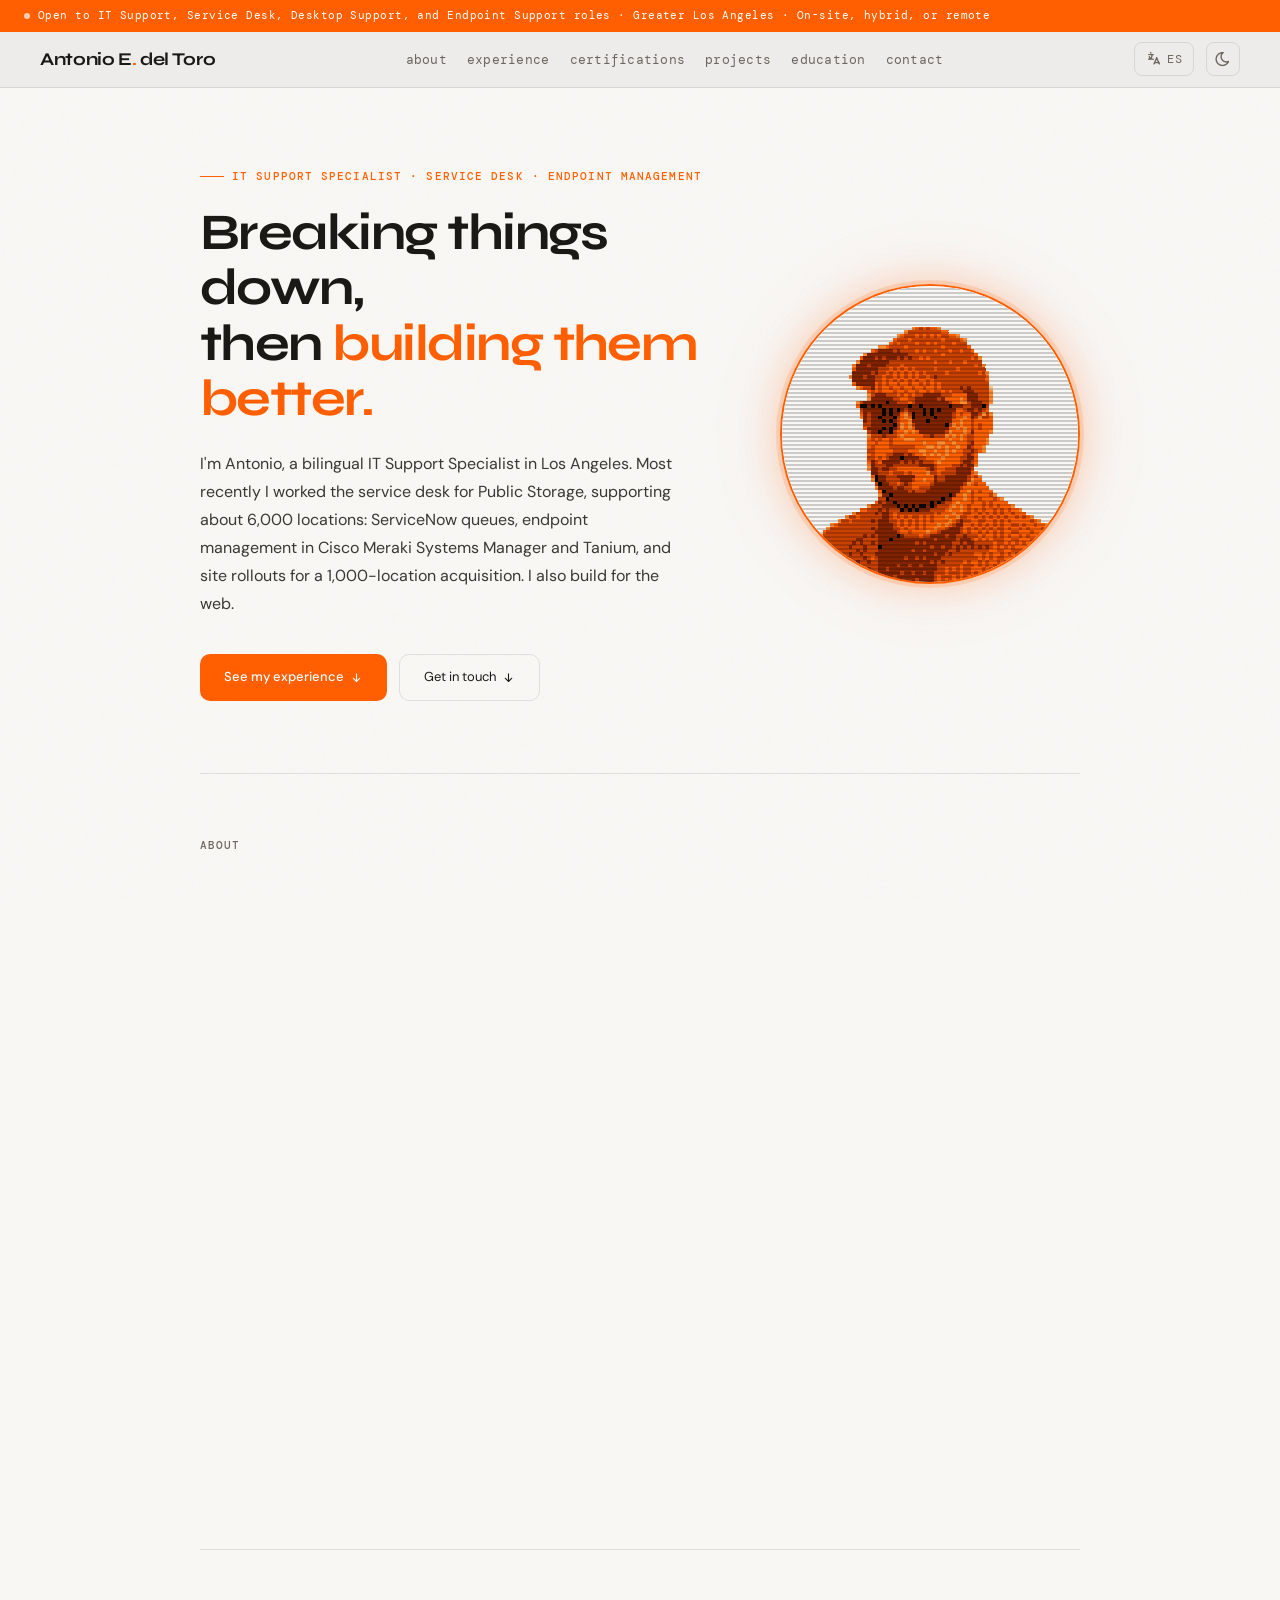
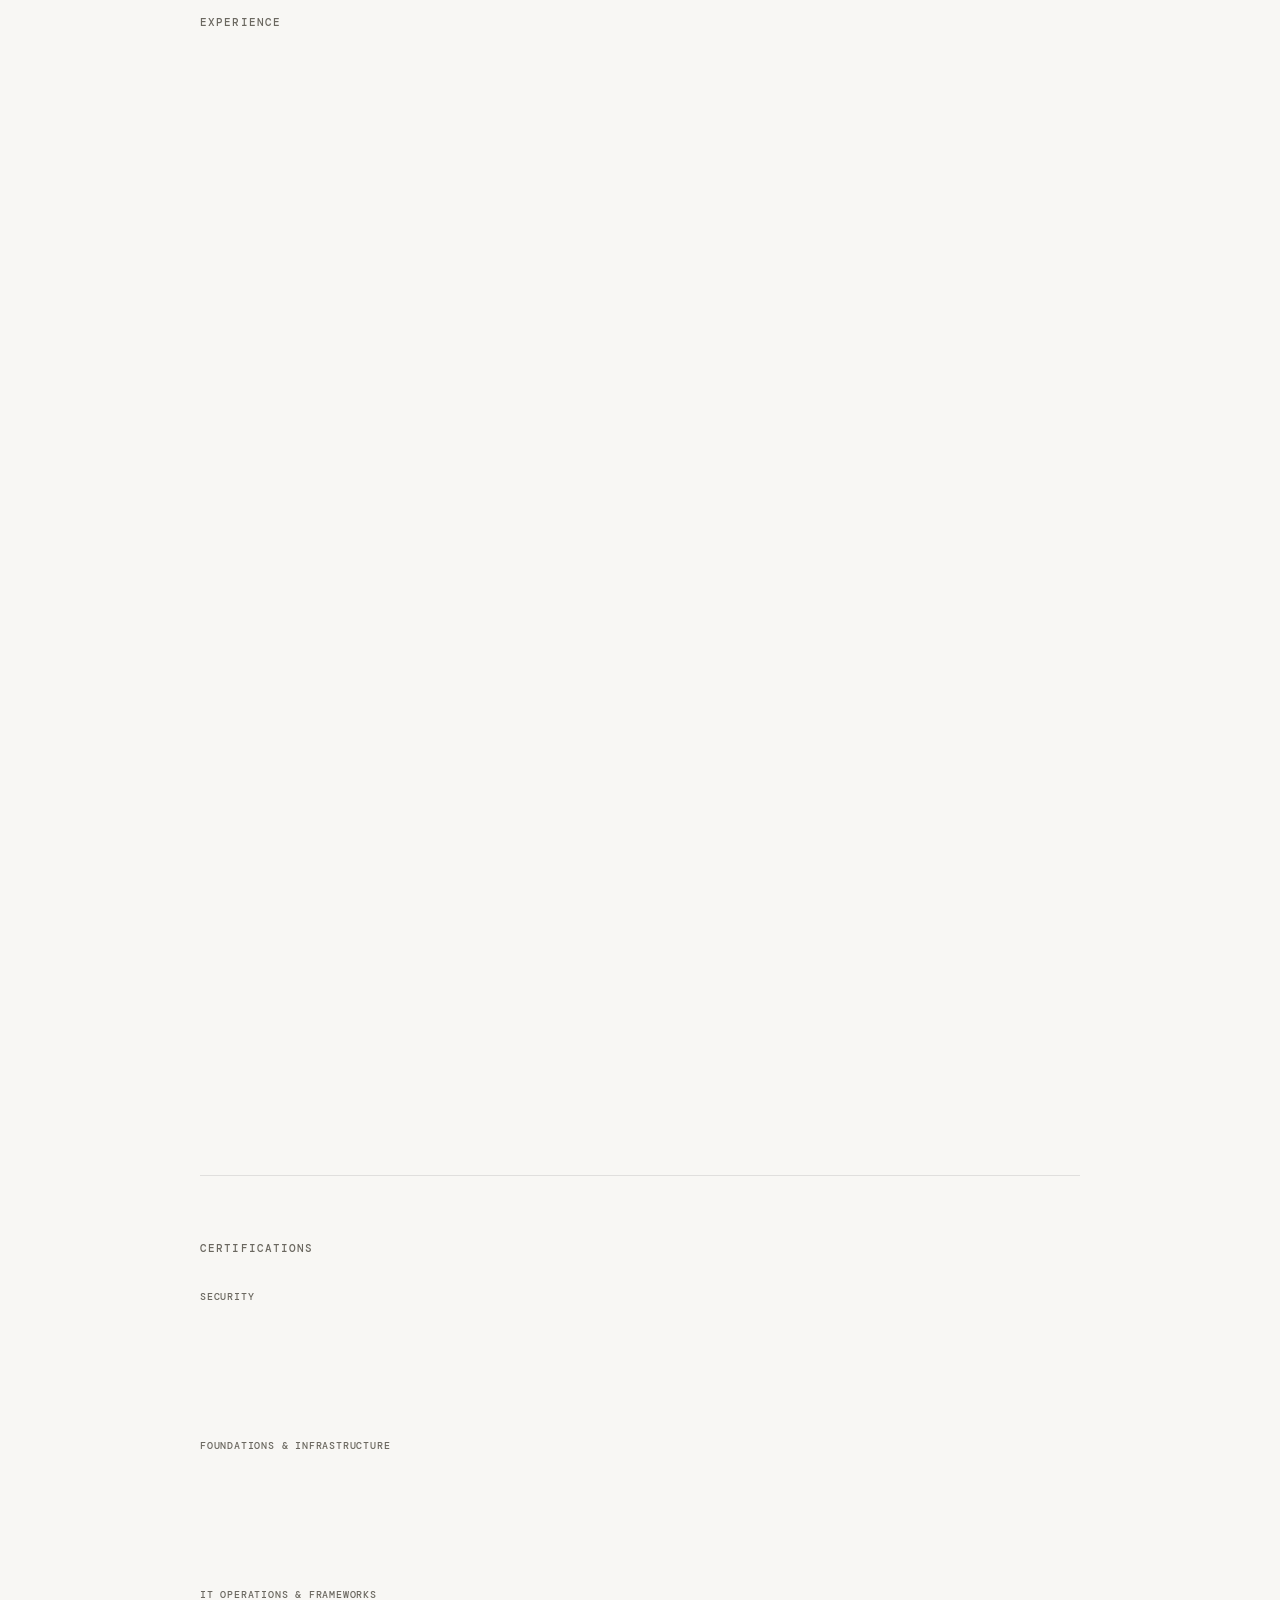
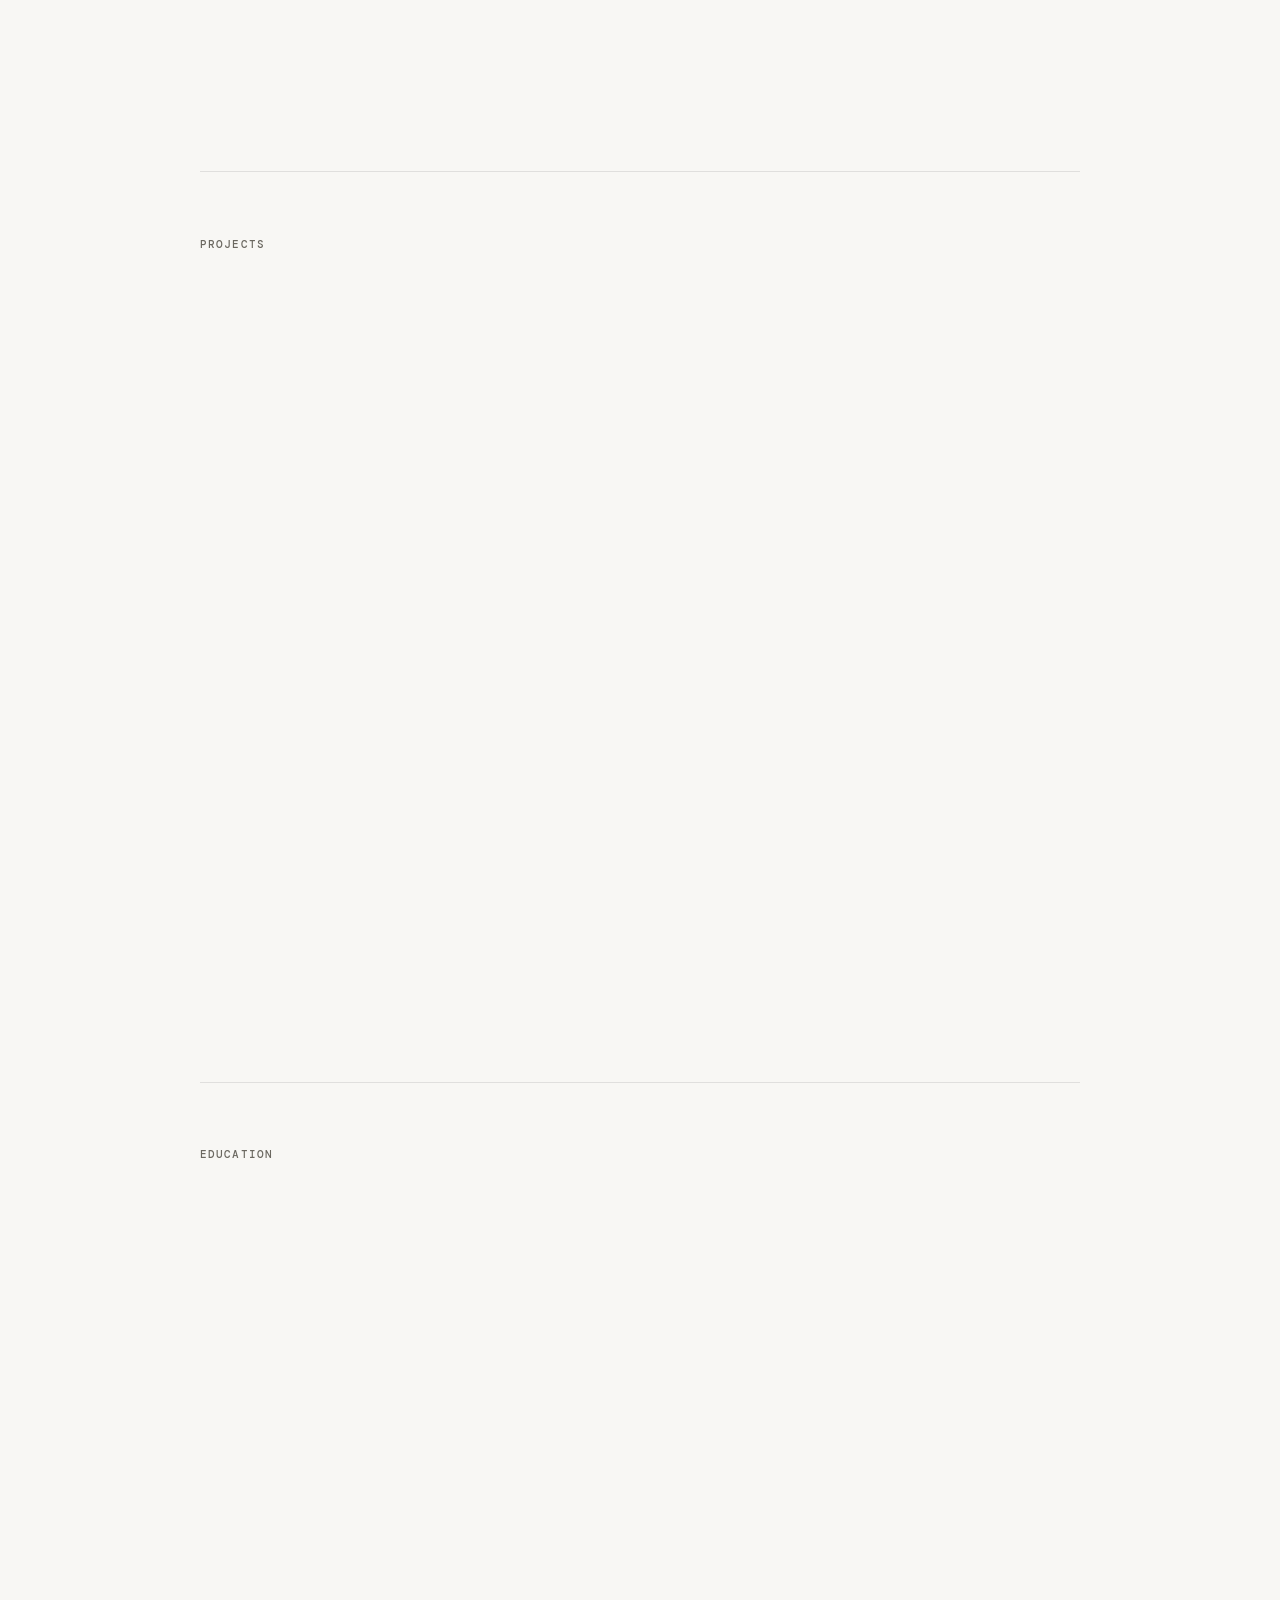
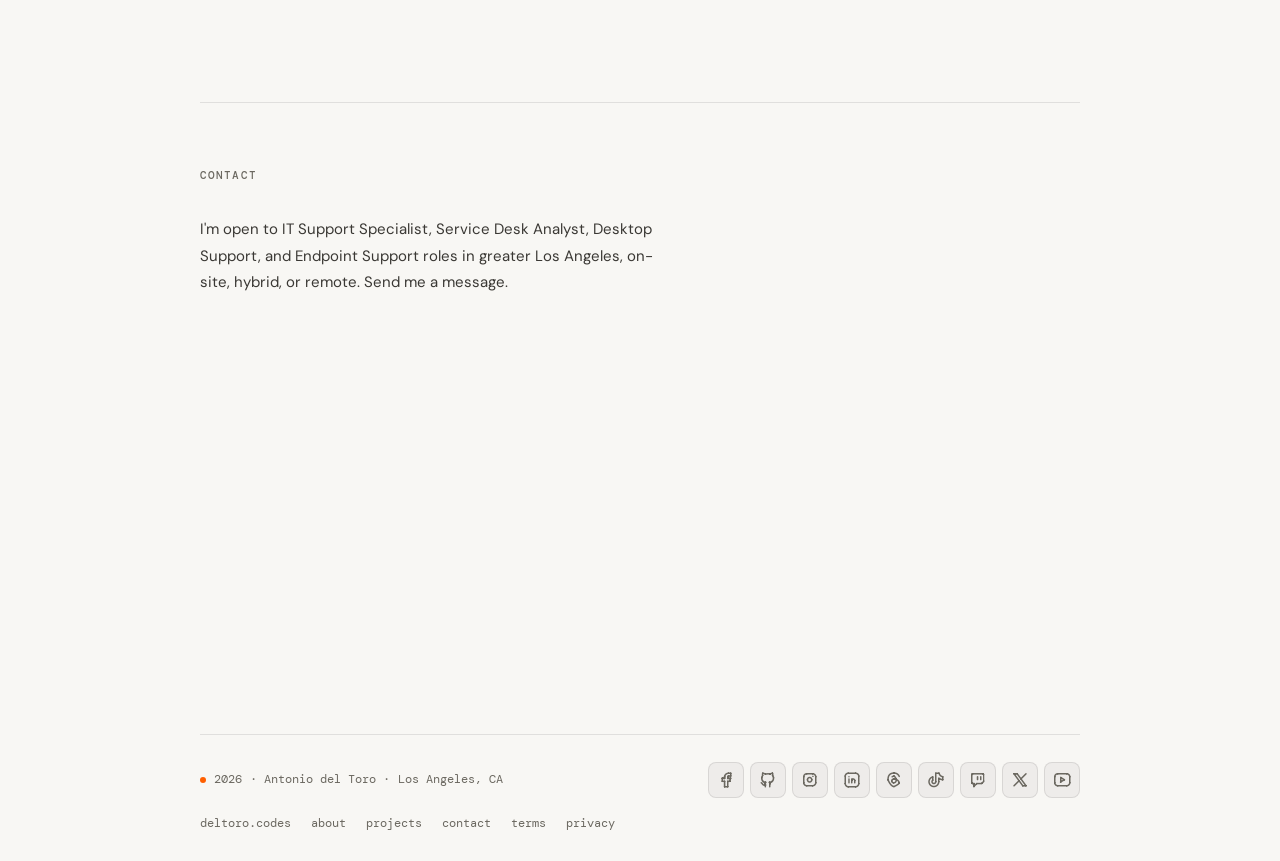
<file: index.html>
<!DOCTYPE html>
<html lang="en">
<head>
<meta charset="UTF-8">
<meta name="viewport" content="width=device-width, initial-scale=1.0">

<!-- Security: Content Security Policy (defense-in-depth) + referrer policy -->
<meta http-equiv="Content-Security-Policy" content="default-src 'none'; script-src 'self'; style-src 'self'; font-src 'self'; img-src 'self' data:; manifest-src 'self'; form-action 'self'; base-uri 'none'; object-src 'none'; frame-src 'none'; worker-src 'none'; require-trusted-types-for 'script'; trusted-types 'none'; upgrade-insecure-requests">
<meta name="referrer" content="strict-origin-when-cross-origin">

<title>Antonio E. del Toro | IT Support Specialist in Los Angeles</title>

<!-- Primary Meta -->
<meta name="description" content="Antonio E. del Toro: bilingual IT Support Specialist in Los Angeles. Service desk, desktop support, and endpoint management. CompTIA A+, Network+, Security+, ITIL 4.">
<meta name="author" content="Antonio E. del Toro">
<meta name="robots" content="index, follow">
<link rel="canonical" href="https://www.antonioedeltoro.com">

<!-- Open Graph (Facebook, LinkedIn) -->
<meta property="og:type" content="website">
<meta property="og:url" content="https://www.antonioedeltoro.com">
<meta property="og:title" content="Antonio E. del Toro | IT Support Specialist in Los Angeles">
<meta property="og:description" content="Bilingual IT Support Specialist in Los Angeles. Service desk, desktop support, and endpoint management. CompTIA A+, Network+, Security+, ITIL 4.">
<meta property="og:image" content="https://www.antonioedeltoro.com/og-image.jpg">
<meta property="og:image:width" content="1200">
<meta property="og:image:height" content="630">
<meta property="og:locale" content="en_US">
<meta property="og:site_name" content="Antonio E. del Toro">

<!-- Twitter Card -->
<meta name="twitter:card" content="summary_large_image">
<meta name="twitter:url" content="https://www.antonioedeltoro.com">
<meta name="twitter:title" content="Antonio E. del Toro | IT Support Specialist in Los Angeles">
<meta name="twitter:description" content="Bilingual IT Support Specialist in Los Angeles. Service desk, desktop support, and endpoint management. CompTIA A+, Network+, Security+, ITIL 4.">
<meta name="twitter:image" content="https://www.antonioedeltoro.com/og-image.jpg">
<meta name="twitter:creator" content="@antonioedeltoro">

<!-- Structured data (Person) -->
<script type="application/ld+json">
{
  "@context": "https://schema.org",
  "@type": "Person",
  "name": "Antonio E. del Toro",
  "url": "https://www.antonioedeltoro.com",
  "image": "https://www.antonioedeltoro.com/og-image.jpg",
  "jobTitle": "IT Support Specialist",
  "description": "Bilingual IT Support Specialist in Los Angeles. Service desk, desktop support, and endpoint management. CompTIA A+, Network+, Security+, ITIL 4.",
  "address": {
    "@type": "PostalAddress",
    "addressLocality": "Los Angeles",
    "addressRegion": "CA",
    "addressCountry": "US"
  },
  "alumniOf": [
    { "@type": "CollegeOrUniversity", "name": "Western Governors University" },
    { "@type": "CollegeOrUniversity", "name": "Northeastern Illinois University" }
  ],
  "knowsLanguage": ["English", "Spanish"],
  "sameAs": [
    "https://www.linkedin.com/in/antonioedeltoro/",
    "https://github.com/antonioedeltoro",
    "https://www.deltoro.codes",
    "https://www.facebook.com/antonioedeltoro",
    "https://www.instagram.com/antonioedeltoro",
    "https://www.threads.net/@antonioedeltoro",
    "https://www.tiktok.com/@antonioedeltoro",
    "https://www.twitter.com/antonioedeltoro",
    "https://www.youtube.com/@antonioedeltoro"
  ]
}
</script>

<!-- Favicon -->
<link rel="icon" type="image/x-icon" href="[data-uri]">
<link rel="icon" type="image/png" sizes="32x32" href="[data-uri]">
<link rel="apple-touch-icon" sizes="180x180" href="[data-uri]">
<meta name="msapplication-TileColor" content="#FF5F00">

<!-- Theme color (browser UI on mobile) -->
<meta name="theme-color" content="#FF5F00">
<link rel="preload" href="fonts/dm-sans-latin-opsz-normal.woff2" as="font" type="font/woff2" crossorigin>
<link rel="stylesheet" href="fonts.css">

<!-- Shared nav + footer (single source of truth) -->
<link rel="stylesheet" href="chrome.css">
<script defer src="chrome.js"></script>

<!-- Set theme + language before paint to avoid a flash of the wrong state -->
<script src="theme-init.js"></script>

<!-- Fallback: if JavaScript is unavailable, reveal all scroll-animated content -->
<noscript><link rel="stylesheet" href="noscript.css"></noscript>
<link rel="stylesheet" href="site.css">
</head>
<body>

<div class="avail-bar">
  <div class="avail-dot"></div>
  <span><span class="t" data-l="en">Open to IT Support, Service Desk, Desktop Support, and Endpoint Support roles · Greater Los Angeles · On-site, hybrid, or remote</span><span class="t" data-l="es">Disponible para puestos de Soporte de TI, Mesa de Servicio, Soporte de Escritorio y Soporte de Endpoints · Gran Los Ángeles · Presencial, híbrido o remoto</span></span>
</div>

<div id="site-nav"></div>

<main>
  <!-- HERO -->
  <div class="hero">
    <div class="container">
      <div class="hero-inner">
        <div class="hero-text">
          <div class="hero-tag"><span class="t" data-l="en">IT Support Specialist · Service Desk · Endpoint Management</span><span class="t" data-l="es">Especialista en Soporte de TI · Mesa de Servicio · Gestión de Endpoints</span></div>
          <h1><span class="t" data-l="en">Breaking things down,<br>then <em>building them better.</em></span><span class="t" data-l="es">Desarmando las cosas,<br>para luego <em>construirlas mejor.</em></span></h1>
          <div class="hero-image-mobile-wrap">
            <div class="hero-image-wrap">
              <img src="[data-uri]" alt="Pixel art portrait of Antonio del Toro">
              <div class="scanline"></div>
            </div>
          </div>
          <p class="hero-sub"><span class="t" data-l="en">I'm Antonio, a bilingual IT Support Specialist in Los Angeles. Most recently I worked the service desk for Public Storage, supporting about 6,000 locations: ServiceNow queues, endpoint management in Cisco Meraki Systems Manager and Tanium, and site rollouts for a 1,000-location acquisition. I also build for the web.</span><span class="t" data-l="es">Soy Antonio, especialista bilingüe en soporte de TI en Los Ángeles. Mi puesto más reciente fue en la mesa de servicio de Public Storage, dando soporte a unas 6,000 ubicaciones: colas de ServiceNow, gestión de endpoints con Cisco Meraki Systems Manager y Tanium, y la puesta en marcha de sitios para una adquisición de 1,000 ubicaciones. También desarrollo para la web.</span></p>
          <div class="hero-actions">
            <a href="#experience" class="btn-primary"><span class="t" data-l="en">See my experience <i class="ti ti-arrow-down"></i></span><span class="t" data-l="es">Ver mi experiencia <i class="ti ti-arrow-down"></i></span></a>
            <a href="#contact" class="btn-secondary"><span class="t" data-l="en">Get in touch <i class="ti ti-arrow-down"></i></span><span class="t" data-l="es">Contáctame <i class="ti ti-arrow-down"></i></span></a>
          </div>
        </div>
        <div class="hero-image-desktop-wrap">
          <div class="hero-image-wrap">
            <img src="[data-uri]" alt="Pixel art portrait of Antonio del Toro">
            <div class="scanline"></div>
          </div>
        </div>
      </div>
    </div>
  </div>

  <!-- ABOUT -->
  <section id="about">
    <div class="container">
      <div class="section-header">
        <h2 class="section-title"><span class="t" data-l="en">About</span><span class="t" data-l="es">Perfil</span></h2>
      </div>
      <div class="about-grid">
        <div class="about-text fade-in">
          <p><span class="t" data-l="en">I got into tech the way most self-taught people do: by breaking something and refusing to stop until I understood why. Before IT, I spent over a decade as a Certified Court Interpreter in Chicago, navigating high-pressure environments where clarity and accuracy weren't optional. That discipline carried over.</span><span class="t" data-l="es">Entré en la tecnología como la mayoría de los autodidactas: rompiendo algo y negándome a parar hasta entender por qué. Antes de TI, pasé más de una década como Intérprete Judicial Certificado en Chicago, desenvolviéndome en entornos de alta presión donde la claridad y la precisión no eran opcionales. Esa disciplina me acompañó.</span></p>
          <p><span class="t" data-l="en">It led to CompTIA certifications, a web development practice under <a href="https://www.deltoro.codes" target="_blank" rel="noopener">deltoro.codes</a>, and IT support. As a Service Desk Analyst for Public Storage, I worked ServiceNow incident and request queues under ITIL-aligned processes, 16 to 30 tickets a day, consistently meeting SLA targets. I administered devices in Cisco Meraki Systems Manager, deployed software, drivers, and patches through Tanium, and triaged Okta SSO access issues, verifying identity before escalating.</span><span class="t" data-l="es">Me llevó a certificaciones de CompTIA, a una práctica de desarrollo web bajo <a href="https://www.deltoro.codes" target="_blank" rel="noopener">deltoro.codes</a> y al soporte de TI. Como Analista de Mesa de Servicio para Public Storage, atendí colas de incidentes y solicitudes en ServiceNow bajo procesos alineados con ITIL, de 16 a 30 tickets al día, cumpliendo de forma constante los objetivos de SLA. Administré dispositivos en Cisco Meraki Systems Manager, desplegué software, controladores y parches con Tanium, e hice el triage de problemas de acceso en Okta SSO, verificando la identidad antes de escalar.</span></p>
          <p><span class="t" data-l="en">Before that, at FUJIFILM Business Innovation, I handled onboarding and offboarding, account provisioning and access revocation, and SAP Concur, SharePoint, DocuSign, and mobile device support. My Security+ and CSIS certifications, and the BS in Cybersecurity and Information Assurance I'm completing at WGU (expected April 2027), shape how I support users: verify first, document everything. Based in Los Angeles. Native bilingual in English and Spanish.</span><span class="t" data-l="es">Antes, en FUJIFILM Business Innovation, me encargué de altas y bajas de personal, aprovisionamiento de cuentas y revocación de accesos, y soporte de SAP Concur, SharePoint, DocuSign y dispositivos móviles. Mis certificaciones Security+ y CSIS, y la licenciatura en Ciberseguridad y Seguridad de la Información que curso en WGU (prevista para abril de 2027), definen cómo doy soporte: primero verificar, documentarlo todo. Radicado en Los Ángeles. Bilingüe nativo en inglés y español.</span></p>
        </div>
        <div class="skills-block fade-in">
          <div>
            <div class="skill-group-label"><span class="t" data-l="en">Support & Endpoints</span><span class="t" data-l="es">Soporte y Endpoints</span></div>
            <div class="skill-tags">
              <span class="skill-tag"><span class="t" data-l="en">Help Desk</span><span class="t" data-l="es">Mesa de ayuda</span></span>
              <span class="skill-tag">ServiceNow</span>
              <span class="skill-tag">Cisco Meraki Systems Manager</span>
              <span class="skill-tag">Tanium</span>
              <span class="skill-tag"><span class="t" data-l="en">Endpoint management</span><span class="t" data-l="es">Gestión de endpoints</span></span>
              <span class="skill-tag"><span class="t" data-l="en">Mobile device support</span><span class="t" data-l="es">Soporte de dispositivos móviles</span></span>
              <span class="skill-tag">Okta SSO</span>
              <span class="skill-tag"><span class="t" data-l="en">POS &amp; payment systems</span><span class="t" data-l="es">POS y sistemas de pago</span></span>
              <span class="skill-tag">Microsoft 365</span>
              <span class="skill-tag">SAP Concur</span>
              <span class="skill-tag">SharePoint</span>
              <span class="skill-tag">DocuSign</span>
              <span class="skill-tag"><span class="t" data-l="en">Ticketing Systems</span><span class="t" data-l="es">Sistemas de tickets</span></span>
              <span class="skill-tag"><span class="t" data-l="en">Onboarding / Offboarding</span><span class="t" data-l="es">Alta / Baja de usuarios</span></span>
            </div>
          </div>
          <div>
            <div class="skill-group-label"><span class="t" data-l="en">Networking & Security</span><span class="t" data-l="es">Redes y Seguridad</span></div>
            <div class="skill-tags">
              <span class="skill-tag highlight">CompTIA A+</span>
              <span class="skill-tag highlight">Network+</span>
              <span class="skill-tag highlight">Security+</span>
              <span class="skill-tag highlight">CIOS</span>
              <span class="skill-tag highlight">CSIS</span>
              <span class="skill-tag highlight">ITIL 4</span>
              <span class="skill-tag highlight">Linux Essentials</span>
              <span class="skill-tag">TCP/IP</span>
              <span class="skill-tag">DNS</span>
              <span class="skill-tag">DHCP</span>
              <span class="skill-tag">VPN</span>
              <span class="skill-tag">Cisco Meraki</span>
              <span class="skill-tag">VMware VeloCloud SD-WAN</span>
              <span class="skill-tag"><span class="t" data-l="en">Access management</span><span class="t" data-l="es">Gestión de accesos</span></span>
              <span class="skill-tag"><span class="t" data-l="en">Network troubleshooting</span><span class="t" data-l="es">Resolución de problemas de red</span></span>
            </div>
          </div>
          <div>
            <div class="skill-group-label"><span class="t" data-l="en">Development</span><span class="t" data-l="es">Desarrollo</span></div>
            <div class="skill-tags">
              <span class="skill-tag">JavaScript</span>
              <span class="skill-tag">React</span>
              <span class="skill-tag">Node.js</span>
              <span class="skill-tag">Express</span>
              <span class="skill-tag">MongoDB</span>
              <span class="skill-tag">HTML</span>
              <span class="skill-tag">CSS</span>
              <span class="skill-tag">Git</span>
            </div>
          </div>
          <div>
            <div class="skill-group-label"><span class="t" data-l="en">Languages</span><span class="t" data-l="es">Idiomas</span></div>
            <div class="skill-tags">
              <span class="skill-tag"><span class="t" data-l="en">English (native)</span><span class="t" data-l="es">Inglés (nativo)</span></span>
              <span class="skill-tag"><span class="t" data-l="en">Spanish (native)</span><span class="t" data-l="es">Español (nativo)</span></span>
            </div>
          </div>
        </div>
      </div>
    </div>
  </section>

  <!-- EXPERIENCE -->
  <section id="experience">
    <div class="container">
      <div class="section-header">
        <h2 class="section-title"><span class="t" data-l="en">Experience</span><span class="t" data-l="es">Experiencia</span></h2>
      </div>
      <div class="experience-list">
        <div class="exp-item fade-in">
          <div class="exp-date"><span class="t" data-l="en">2024 – Present</span><span class="t" data-l="es">2024 – Presente</span></div>
          <div>
            <h3 class="exp-role"><span class="t" data-l="en">Full-Stack Web Developer</span><span class="t" data-l="es">Desarrollador Web Full-Stack</span></h3>
            <div class="exp-company"><span class="t" data-l="en">deltoro.codes · Remote</span><span class="t" data-l="es">deltoro.codes · Remoto</span></div>
            <ul class="exp-bullets">
              <li><span class="t" data-l="en">Build and maintain full-stack web applications for clients using the MERN stack</span><span class="t" data-l="es">Desarrollo y mantengo aplicaciones web full-stack para clientes usando el stack MERN</span></li>
              <li><span class="t" data-l="en">Troubleshoot website, hosting, and user-related issues across client projects</span><span class="t" data-l="es">Resuelvo problemas de sitios web, hosting y usuarios en los proyectos de clientes</span></li>
              <li><span class="t" data-l="en">Guide clients through system workflows and create documentation to reduce repeat issues</span><span class="t" data-l="es">Guío a los clientes por los flujos de trabajo del sistema y creo documentación para reducir problemas recurrentes</span></li>
              <li><span class="t" data-l="en">Diagnose technical issues independently using documentation and online resources</span><span class="t" data-l="es">Diagnostico problemas técnicos de forma independiente usando documentación y recursos en línea</span></li>
            </ul>
          </div>
        </div>
        <div class="exp-item fade-in">
          <div class="exp-date"><span class="t" data-l="en">May 2026 – Oct 2026</span><span class="t" data-l="es">mayo 2026 – octubre 2026</span></div>
          <div>
            <h3 class="exp-role"><span class="t" data-l="en">Service Desk Analyst</span><span class="t" data-l="es">Analista de Mesa de Servicio</span></h3>
            <div class="exp-company"><span class="t" data-l="en">Thunderhawk Technology Partners · Contract · Glendale, CA · Onsite &rarr; Remote</span><span class="t" data-l="es">Thunderhawk Technology Partners · Contrato · Glendale, CA · Presencial &rarr; Remoto</span></div>
            <ul class="exp-bullets">
              <li><span class="t" data-l="en">Supported about 6,000 Public Storage locations, including the integration of about 1,000 acquired locations</span><span class="t" data-l="es">Di soporte a unas 6,000 ubicaciones de Public Storage, incluida la integración de unas 1,000 ubicaciones adquiridas</span></li>
              <li><span class="t" data-l="en">Worked ServiceNow incident and request queues under ITIL-aligned processes, 16 to 30 tickets a day, consistently meeting SLA targets</span><span class="t" data-l="es">Atendí colas de incidentes y solicitudes en ServiceNow bajo procesos alineados con ITIL, de 16 a 30 tickets al día, cumpliendo de forma constante los objetivos de SLA</span></li>
              <li><span class="t" data-l="en">Triaged first-line authentication and access issues in an Okta SSO environment, verifying identity and isolating password state, MFA factor, or app assignment before escalating with documented findings</span><span class="t" data-l="es">Realicé el triage de primer nivel de problemas de autenticación y acceso en un entorno Okta SSO, verificando la identidad y aislando el estado de la contraseña, el factor MFA o la asignación de aplicaciones antes de escalar con hallazgos documentados</span></li>
              <li><span class="t" data-l="en">Administered devices in Cisco Meraki Systems Manager (enrollment, configuration profiles, app updates) and deployed software, drivers, and patches through Tanium</span><span class="t" data-l="es">Administré dispositivos en Cisco Meraki Systems Manager (inscripción, perfiles de configuración, actualizaciones de aplicaciones) y desplegué software, controladores y parches con Tanium</span></li>
              <li><span class="t" data-l="en">Owned end-to-end site readiness for 18 locations in phase one of a 1,000-site acquisition integration, coordinating network, workstation, and PCI DSS-scoped payment hardware installs</span><span class="t" data-l="es">Gestioné de principio a fin la preparación de 18 ubicaciones en la primera fase de una integración de 1,000 sitios adquiridos, coordinando la instalación de hardware de red, estaciones de trabajo y pagos en un entorno de alcance PCI DSS</span></li>
              <li><span class="t" data-l="en">Coordinated access point installs across 150 properties in phase two of the integration</span><span class="t" data-l="es">Coordiné la instalación de puntos de acceso en 150 propiedades durante la segunda fase de la integración</span></li>
              <li><span class="t" data-l="en">Supported POS terminals, registers, and payment gateways in a PCI DSS-scoped environment, along with Cisco Meraki networking and VMware VeloCloud SD-WAN across distributed sites</span><span class="t" data-l="es">Di soporte a terminales POS, cajas registradoras y pasarelas de pago en un entorno de alcance PCI DSS, además de redes Cisco Meraki y VMware VeloCloud SD-WAN en sitios distribuidos</span></li>
            </ul>
          </div>
        </div>
        <div class="exp-item fade-in">
          <div class="exp-date">2022 – 2023</div>
          <div>
            <h3 class="exp-role"><span class="t" data-l="en">Executive Administrative Assistant</span><span class="t" data-l="es">Asistente Administrativo Ejecutivo</span></h3>
            <div class="exp-company"><span class="t" data-l="en">FUJIFILM Business Innovation Corp. · Hanover Park, IL · Hybrid &rarr; Remote</span><span class="t" data-l="es">FUJIFILM Business Innovation Corp. · Hanover Park, IL · Híbrido &rarr; Remoto</span></div>
            <ul class="exp-bullets">
              <li><span class="t" data-l="en">Handled onboarding and offboarding with IT and HR, including account provisioning and access revocation</span><span class="t" data-l="es">Gestioné altas y bajas de personal junto con TI y Recursos Humanos, incluido el aprovisionamiento de cuentas y la revocación de accesos</span></li>
              <li><span class="t" data-l="en">Troubleshot SAP Concur access and user issues in a high-volume corporate environment</span><span class="t" data-l="es">Resolví problemas de acceso y de usuarios en SAP Concur en un entorno corporativo de alto volumen</span></li>
              <li><span class="t" data-l="en">Supported SharePoint, DocuSign, and internal tools across the organization</span><span class="t" data-l="es">Di soporte a SharePoint, DocuSign y herramientas internas en toda la organización</span></li>
              <li><span class="t" data-l="en">Provided mobile device support for staff</span><span class="t" data-l="es">Brindé soporte de dispositivos móviles al personal</span></li>
              <li><span class="t" data-l="en">Resolved user access and reporting discrepancies in expense management systems</span><span class="t" data-l="es">Resolví discrepancias de acceso de usuarios y de reportes en sistemas de gestión de gastos</span></li>
            </ul>
          </div>
        </div>
        <div class="exp-item fade-in">
          <div class="exp-date">2013 – 2022</div>
          <div>
            <h3 class="exp-role"><span class="t" data-l="en">Certified Court Interpreter</span><span class="t" data-l="es">Intérprete Judicial Certificado</span></h3>
            <div class="exp-company"><span class="t" data-l="en">Cook County Office of the Chief Judge · Chicago, IL · Onsite &rarr; Hybrid</span><span class="t" data-l="es">Cook County Office of the Chief Judge · Chicago, IL · Presencial &rarr; Híbrido</span></div>
            <ul class="exp-bullets">
              <li><span class="t" data-l="en">Provided precise English/Spanish interpretation across criminal, civil, and family court proceedings</span><span class="t" data-l="es">Proporcioné interpretación precisa inglés/español en procedimientos judiciales penales, civiles y de familia</span></li>
              <li><span class="t" data-l="en">Maintained strict confidentiality, impartiality, and accuracy in high-pressure legal environments</span><span class="t" data-l="es">Mantuve estricta confidencialidad, imparcialidad y precisión en entornos legales de alta presión</span></li>
              <li><span class="t" data-l="en">Facilitated clear communication between Spanish-speaking individuals and the judicial system</span><span class="t" data-l="es">Facilité la comunicación clara entre personas hispanohablantes y el sistema judicial</span></li>
              <li><span class="t" data-l="en">Illinois Supreme Court Certified · <a href="https://publicapps.illinoiscourts.gov/apex/f?p=303:18:::::P18_IDINTERPRETER,P18_READMODE:183,1" target="_blank" rel="noopener" class="credential-link">Credential #1190</a> · occasional assignments accepted</span><span class="t" data-l="es">Certificado por la Corte Suprema de Illinois · <a href="https://publicapps.illinoiscourts.gov/apex/f?p=303:18:::::P18_IDINTERPRETER,P18_READMODE:183,1" target="_blank" rel="noopener" class="credential-link">Credencial n.º 1190</a> · acepto asignaciones ocasionales</span></li>
            </ul>
          </div>
        </div>
      </div>
    </div>
  </section>

  <!-- CERTIFICATIONS -->
  <section id="certifications">
    <div class="container">
      <div class="section-header">
        <h2 class="section-title"><span class="t" data-l="en">Certifications</span><span class="t" data-l="es">Certificaciones</span></h2>
      </div>
      <div class="cert-groups">

        <div class="cert-group">
          <div class="cert-group-label"><span class="t" data-l="en">Security</span><span class="t" data-l="es">Seguridad</span></div>
          <div class="cert-grid">
            <a href="https://www.credly.com/badges/8c32bfd7-8aa2-49f9-8162-5d65aaf02fa1" target="_blank" rel="noopener" class="cert-card fade-in">
              <img class="cert-badge" src="badges/comptia-security-plus.png" alt="CompTIA Security+ ce badge" width="52" height="52" loading="lazy" decoding="async">
              <div>
                <div class="cert-issuer"><span class="t" data-l="en">CompTIA · Aug 2026</span><span class="t" data-l="es">CompTIA · agosto 2026</span></div>
                <h3 class="cert-name"><span class="t" data-l="en">Security+ ce Certification</span><span class="t" data-l="es">Certificación Security+ ce</span></h3>
              </div>
              <i class="ti ti-arrow-up-right cert-arrow"></i>
            </a>
            <a href="https://www.credly.com/badges/732bc29e-0298-43b3-9133-5312cc5c07c1" target="_blank" rel="noopener" class="cert-card fade-in">
              <img class="cert-badge" src="badges/comptia-csis.png" alt="CompTIA Secure Infrastructure Specialist (CSIS) badge" width="52" height="52" loading="lazy" decoding="async">
              <div>
                <div class="cert-issuer"><span class="t" data-l="en">CompTIA · Aug 2026</span><span class="t" data-l="es">CompTIA · agosto 2026</span></div>
                <h3 class="cert-name"><span class="t" data-l="en">Secure Infrastructure Specialist (CSIS)</span><span class="t" data-l="es">Especialista en Infraestructura Segura (CSIS)</span></h3>
              </div>
              <i class="ti ti-arrow-up-right cert-arrow"></i>
            </a>
          </div>
        </div>

        <div class="cert-group">
          <div class="cert-group-label"><span class="t" data-l="en">Foundations &amp; Infrastructure</span><span class="t" data-l="es">Fundamentos e Infraestructura</span></div>
          <div class="cert-grid">
            <a href="https://www.credly.com/badges/ec563d24-d1ec-4a2e-8347-0fc2f71d2e32" target="_blank" rel="noopener" class="cert-card fade-in">
              <img class="cert-badge" src="badges/lpi-linux-essentials.png" alt="LPI Linux Essentials badge" width="52" height="52" loading="lazy" decoding="async">
              <div>
                <div class="cert-issuer"><span class="t" data-l="en">Linux Professional Institute · Oct 2026</span><span class="t" data-l="es">Linux Professional Institute · octubre 2026</span></div>
                <h3 class="cert-name">Linux Essentials</h3>
              </div>
              <i class="ti ti-arrow-up-right cert-arrow"></i>
            </a>
            <a href="https://www.credly.com/badges/2637667e-971f-40a0-b32e-607f46a8186d" target="_blank" rel="noopener" class="cert-card fade-in">
              <img class="cert-badge" src="badges/comptia-network-plus.png" alt="CompTIA Network+ ce badge" width="52" height="52" loading="lazy" decoding="async">
              <div>
                <div class="cert-issuer"><span class="t" data-l="en">CompTIA · Apr 2026</span><span class="t" data-l="es">CompTIA · abril 2026</span></div>
                <h3 class="cert-name"><span class="t" data-l="en">Network+ ce Certification</span><span class="t" data-l="es">Certificación Network+ ce</span></h3>
              </div>
              <i class="ti ti-arrow-up-right cert-arrow"></i>
            </a>
            <a href="https://www.credly.com/badges/2721edcc-6c1e-4ca9-bbdd-9476483cf563" target="_blank" rel="noopener" class="cert-card fade-in">
              <img class="cert-badge" src="badges/comptia-aplus.png" alt="CompTIA A+ ce badge" width="52" height="52" loading="lazy" decoding="async">
              <div>
                <div class="cert-issuer"><span class="t" data-l="en">CompTIA · Oct 2025</span><span class="t" data-l="es">CompTIA · octubre 2025</span></div>
                <h3 class="cert-name"><span class="t" data-l="en">A+ ce Certification</span><span class="t" data-l="es">Certificación A+ ce</span></h3>
              </div>
              <i class="ti ti-arrow-up-right cert-arrow"></i>
            </a>
          </div>
        </div>

        <div class="cert-group">
          <div class="cert-group-label"><span class="t" data-l="en">IT Operations &amp; Frameworks</span><span class="t" data-l="es">Operaciones y Marcos de TI</span></div>
          <div class="cert-grid">
            <a href="https://www.peoplecert.org/public-profile?ed=XCHu3ZqUTNLIj%2f1TUJZ6u57L8x21PR07" target="_blank" rel="noopener" class="cert-card fade-in">
              <img class="cert-badge" src="badges/itil-4-foundation.png" alt="ITIL 4 Foundation badge" width="52" height="52" loading="lazy" decoding="async">
              <div>
                <div class="cert-issuer"><span class="t" data-l="en">PeopleCert · May 2026</span><span class="t" data-l="es">PeopleCert · mayo 2026</span></div>
                <h3 class="cert-name">ITIL® 4 Foundation</h3>
              </div>
              <i class="ti ti-arrow-up-right cert-arrow"></i>
            </a>
            <a href="https://www.credly.com/badges/82ee51c9-6a50-44db-ac3d-c15856fc0ddb" target="_blank" rel="noopener" class="cert-card fade-in">
              <img class="cert-badge" src="badges/comptia-cios.png" alt="CompTIA IT Operations Specialist (CIOS) badge" width="52" height="52" loading="lazy" decoding="async">
              <div>
                <div class="cert-issuer"><span class="t" data-l="en">CompTIA · Apr 2026</span><span class="t" data-l="es">CompTIA · abril 2026</span></div>
                <h3 class="cert-name"><span class="t" data-l="en">IT Operations Specialist (CIOS)</span><span class="t" data-l="es">Especialista en Operaciones de TI (CIOS)</span></h3>
              </div>
              <i class="ti ti-arrow-up-right cert-arrow"></i>
            </a>
          </div>
        </div>

      </div>
    </div>
  </section>

  <!-- PROJECTS -->
  <section id="projects">
    <div class="container">
      <div class="section-header">
        <h2 class="section-title"><span class="t" data-l="en">Projects</span><span class="t" data-l="es">Proyectos</span></h2>
      </div>
      <div class="project-grid">

            <a href="site-hardening.html" class="project-card fade-in">
              <div class="project-tag"><span class="t" data-l="en">HTML / CSS / JS · Security</span><span class="t" data-l="es">HTML / CSS / JS · Seguridad</span></div>
              <h3 class="project-name">antonioedeltoro.com</h3>
              <div class="project-desc"><span class="t" data-l="en">This site: hand-written HTML, CSS and JavaScript, bilingual, with light and dark themes. Hardened with first-party assets only, a deny-by-default CSP, full security headers, and email and certificate controls in DNS. A+ (140/100) on Mozilla&rsquo;s HTTP Observatory.</span><span class="t" data-l="es">Este sitio: HTML, CSS y JavaScript escritos a mano, bilingüe y con temas claro y oscuro. Protegido con recursos propios únicamente, una CSP que deniega por defecto, encabezados de seguridad completos y controles de correo y certificados en DNS. A+ (140/100) en el HTTP Observatory de Mozilla.</span></div>
              <div class="project-footer">
                <div class="project-stack">
                  <span class="stack-pill">HTML</span>
                  <span class="stack-pill">CSS</span>
                  <span class="stack-pill">CSP</span>
                  <span class="stack-pill">HSTS</span>
                  <span class="stack-pill">DNSSEC</span>
                </div>
                <i class="ti ti-arrow-up-right project-arrow"></i>
              </div>
            </a>

            <a href="jrb-hardening.html" class="project-card fade-in">
              <div class="project-tag"><span class="t" data-l="en">MERN Stack · Client · Security</span><span class="t" data-l="es">MERN Stack · Cliente · Seguridad</span></div>
              <h3 class="project-name">JRB Premier Ride</h3>
              <div class="project-desc"><span class="t" data-l="en">Booking site for a Los Angeles black-car service: instant fare quotes, online booking and Stripe payments. Hardened end to end: PCI DSS SAQ A scope, a deny-by-default CSP with Trusted Types, and API validation and rate limits. A+ (140/100) on Mozilla&rsquo;s HTTP Observatory.</span><span class="t" data-l="es">Sitio de reservas para un servicio de autos ejecutivos en Los Ángeles: cotizaciones instantáneas, reservas en línea y pagos con Stripe. Protegido de principio a fin: alcance PCI DSS SAQ A, una CSP que deniega por defecto con Trusted Types, y validación y límites de solicitudes en la API. A+ (140/100) en el HTTP Observatory de Mozilla.</span></div>
              <div class="project-footer">
                <div class="project-stack">
                  <span class="stack-pill">React</span>
                  <span class="stack-pill">Express</span>
                  <span class="stack-pill">Stripe</span>
                  <span class="stack-pill">PCI DSS</span>
                  <span class="stack-pill">Trusted Types</span>
                </div>
                <i class="ti ti-arrow-up-right project-arrow"></i>
              </div>
            </a>

            <a href="judah-security-hardening.html" class="project-card fade-in">
              <div class="project-tag"><span class="t" data-l="en">MERN Stack · Client · Security</span><span class="t" data-l="es">MERN Stack · Cliente · Seguridad</span></div>
              <h3 class="project-name">Judah Security</h3>
              <div class="project-desc"><span class="t" data-l="en">Lead-generation site for a security guard and firearms training company: quote and course forms, an admin news editor and client reviews. Server-side admin auth, a hardened API and Trusted Types enforced. A+ (140/100) on Mozilla&rsquo;s HTTP Observatory.</span><span class="t" data-l="es">Sitio de captación de clientes para una empresa de guardias de seguridad y capacitación en armas de fuego: formularios de cotización y de cursos, un editor de noticias y reseñas de clientes. Autenticación de administrador en el servidor, una API reforzada y Trusted Types aplicado. A+ (140/100) en el HTTP Observatory de Mozilla.</span></div>
              <div class="project-footer">
                <div class="project-stack">
                  <span class="stack-pill">React</span>
                  <span class="stack-pill">Express</span>
                  <span class="stack-pill">MongoDB</span>
                  <span class="stack-pill">Auth</span>
                  <span class="stack-pill">Trusted Types</span>
                </div>
                <i class="ti ti-arrow-up-right project-arrow"></i>
              </div>
            </a>

            <a href="client-site-hardening.html" class="project-card fade-in">
              <div class="project-tag"><span class="t" data-l="en">MERN Stack · Client · Security</span><span class="t" data-l="es">MERN Stack · Cliente · Seguridad</span></div>
              <h3 class="project-name">Faby Services</h3>
              <div class="project-desc"><span class="t" data-l="en">Bilingual site for a tax and insurance office, with appointment requests, news and client reviews. Beyond its A+ headers: DNSSEC, a strict no-mail SPF/DMARC policy, CAA, two-factor on every account, database credentials rotated and network access locked down.</span><span class="t" data-l="es">Sitio bilingüe para una oficina de impuestos y seguros, con solicitudes de cita, noticias y reseñas de clientes. Más allá de sus encabezados A+: DNSSEC, una política SPF/DMARC estricta para un dominio que no envía correo, CAA, autenticación de dos factores en todas las cuentas, credenciales de la base de datos rotadas y acceso de red restringido.</span></div>
              <div class="project-footer">
                <div class="project-stack">
                  <span class="stack-pill">React</span>
                  <span class="stack-pill">Express</span>
                  <span class="stack-pill">MongoDB</span>
                  <span class="stack-pill">MFA</span>
                  <span class="stack-pill">DNSSEC</span>
                </div>
                <i class="ti ti-arrow-up-right project-arrow"></i>
              </div>
            </a>

            <a href="deltoro-codes-hardening.html" class="project-card fade-in">
              <div class="project-tag"><span class="t" data-l="en">React + Vite · Security</span><span class="t" data-l="es">React + Vite · Seguridad</span></div>
              <h3 class="project-name">deltoro.codes</h3>
              <div class="project-desc"><span class="t" data-l="en">My web development business&rsquo;s bilingual site: prerendered React with a contact form, on a domain that sends real email. Hardened with Trusted Types, full security headers, and SPF, DKIM, DMARC, CAA and DNSSEC. A+ (140/100) on Mozilla&rsquo;s HTTP Observatory.</span><span class="t" data-l="es">El sitio bilingüe de mi negocio de desarrollo web: React prerrenderizado con formulario de contacto, en un dominio que envía correo real. Protegido con Trusted Types, encabezados de seguridad completos y SPF, DKIM, DMARC, CAA y DNSSEC. A+ (140/100) en el HTTP Observatory de Mozilla.</span></div>
              <div class="project-footer">
                <div class="project-stack">
                  <span class="stack-pill">React</span>
                  <span class="stack-pill">Vite</span>
                  <span class="stack-pill">Trusted Types</span>
                  <span class="stack-pill">DMARC</span>
                  <span class="stack-pill">DNSSEC</span>
                </div>
                <i class="ti ti-arrow-up-right project-arrow"></i>
              </div>
            </a>

      </div>
    </div>
  </section>

  <!-- EDUCATION -->
  <section id="education">
    <div class="container">
      <div class="section-header">
        <h2 class="section-title"><span class="t" data-l="en">Education</span><span class="t" data-l="es">Educación</span></h2>
      </div>
      <div class="education-list">
        <div class="edu-item fade-in">
          <div class="edu-date"><span class="t" data-l="en">2025 – 2027 (expected)</span><span class="t" data-l="es">2025 – 2027 (previsto)</span></div>
          <div>
            <h3 class="edu-degree"><span class="t" data-l="en">BS, Cybersecurity & Information Assurance</span><span class="t" data-l="es">Lic. en Ciberseguridad y Seguridad de la Información</span></h3>
            <div class="edu-school">Western Governors University</div>
          </div>
        </div>
        <div class="edu-item fade-in">
          <div class="edu-date">2018 – 2022</div>
          <div>
            <h3 class="edu-degree"><span class="t" data-l="en">MA, Latin American Literature & Culture</span><span class="t" data-l="es">Maestría en Literatura y Cultura Latinoamericana</span></h3>
            <div class="edu-school">Northeastern Illinois University</div>
          </div>
        </div>
        <div class="edu-item fade-in">
          <div class="edu-date">2014 – 2017</div>
          <div>
            <h3 class="edu-degree"><span class="t" data-l="en">BA, Spanish Language & Literature</span><span class="t" data-l="es">Lic. en Lengua y Literatura Española</span></h3>
            <div class="edu-school">Northeastern Illinois University</div>
          </div>
        </div>
        <div class="edu-item fade-in">
          <div class="edu-date">2011 – 2012</div>
          <div>
            <h3 class="edu-degree"><span class="t" data-l="en">Certificate, Legal Interpreting</span><span class="t" data-l="es">Certificado en Interpretación Legal</span></h3>
            <div class="edu-school">Waubonsee Community College</div>
          </div>
        </div>
        <div class="edu-item fade-in">
          <div class="edu-date">2005 – 2006</div>
          <div>
            <h3 class="edu-degree"><span class="t" data-l="en">Certificate, Web Design & Multimedia</span><span class="t" data-l="es">Certificado en Diseño Web y Multimedia</span></h3>
            <div class="edu-school">Waubonsee Community College</div>
          </div>
        </div>
      </div>
    </div>
  </section>

  <!-- CONTACT -->
  <section id="contact">
    <div class="container">
      <div class="section-header">
        <h2 class="section-title"><span class="t" data-l="en">Contact</span><span class="t" data-l="es">Contacto</span></h2>
      </div>
      <p class="contact-intro"><span class="t" data-l="en">I'm open to IT Support Specialist, Service Desk Analyst, Desktop Support, and Endpoint Support roles in greater Los Angeles, on-site, hybrid, or remote. Send me a message.</span><span class="t" data-l="es">Estoy disponible para puestos de Especialista en Soporte de TI, Analista de Mesa de Servicio, Soporte de Escritorio y Soporte de Endpoints en el área de Los Ángeles, ya sea presencial, híbrido o remoto. Envíame un mensaje.</span></p>
      <div class="contact-form-wrap">
        <form class="contact-form fade-in">
          <div class="form-row">
            <div class="field">
              <label for="name"><span class="t" data-l="en">Name</span><span class="t" data-l="es">Nombre</span></label>
              <input type="text" id="name" placeholder="Your name" data-es-ph="Tu nombre" maxlength="100" autocomplete="name" required>
            </div>
            <div class="field">
              <label for="email"><span class="t" data-l="en">Email</span><span class="t" data-l="es">Correo</span></label>
              <input type="email" id="email" placeholder="your@email.com" data-es-ph="tu@correo.com" maxlength="254" autocomplete="email" required>
            </div>
          </div>
          <div class="field">
            <label for="subject"><span class="t" data-l="en">Subject</span><span class="t" data-l="es">Asunto</span></label>
            <input type="text" id="subject" placeholder="What's this about?" data-es-ph="¿De qué se trata?" maxlength="150" required>
          </div>
          <div class="field">
            <label for="message"><span class="t" data-l="en">Message</span><span class="t" data-l="es">Mensaje</span></label>
            <textarea id="message" placeholder="Tell me about the role..." data-es-ph="Cuéntame sobre el puesto..." maxlength="2000" required></textarea>
          </div>
          <button type="submit" class="form-submit">
            <span class="t" data-l="en">Submit message <i class="ti ti-send"></i></span><span class="t" data-l="es">Enviar mensaje <i class="ti ti-send"></i></span>
          </button>
        </form>
      </div>
    </div>
  </section>
</main>

<div id="site-footer"></div>

<script src="main.js"></script>

</body>
</html>
</file>
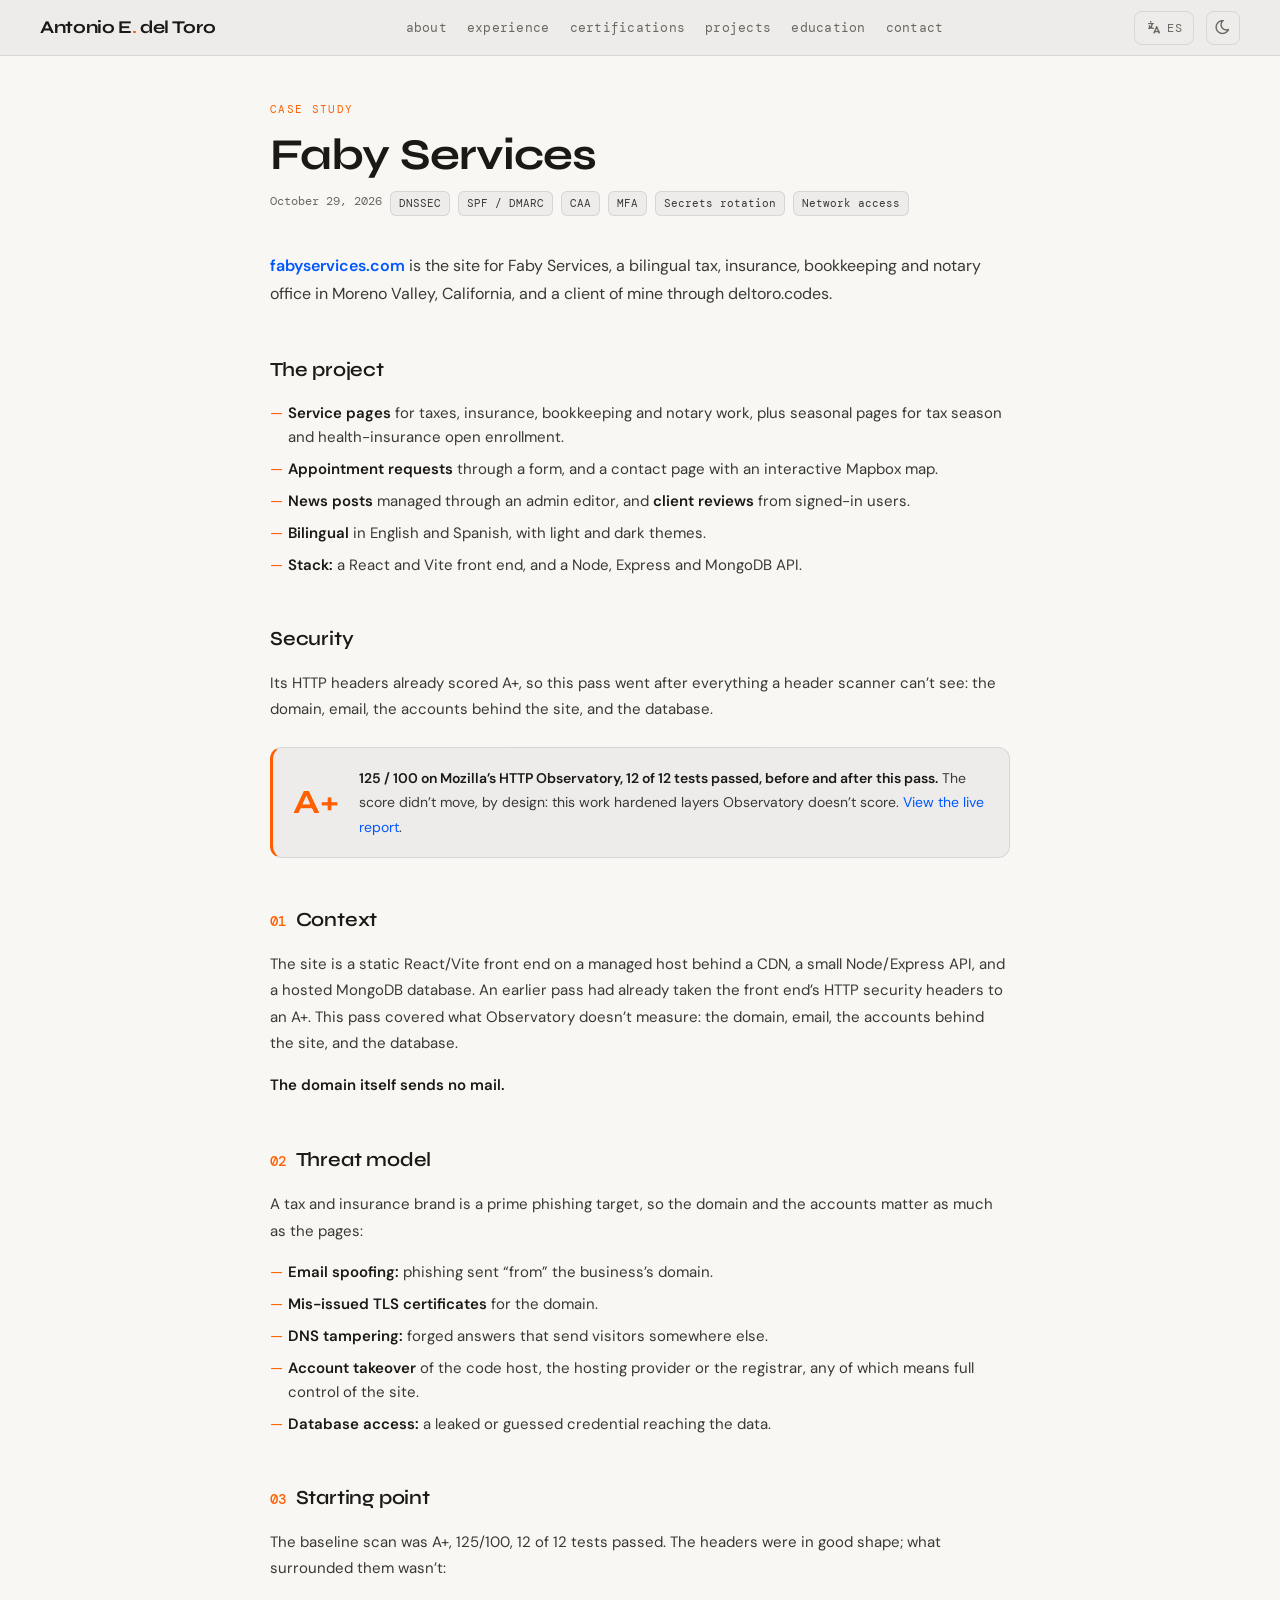
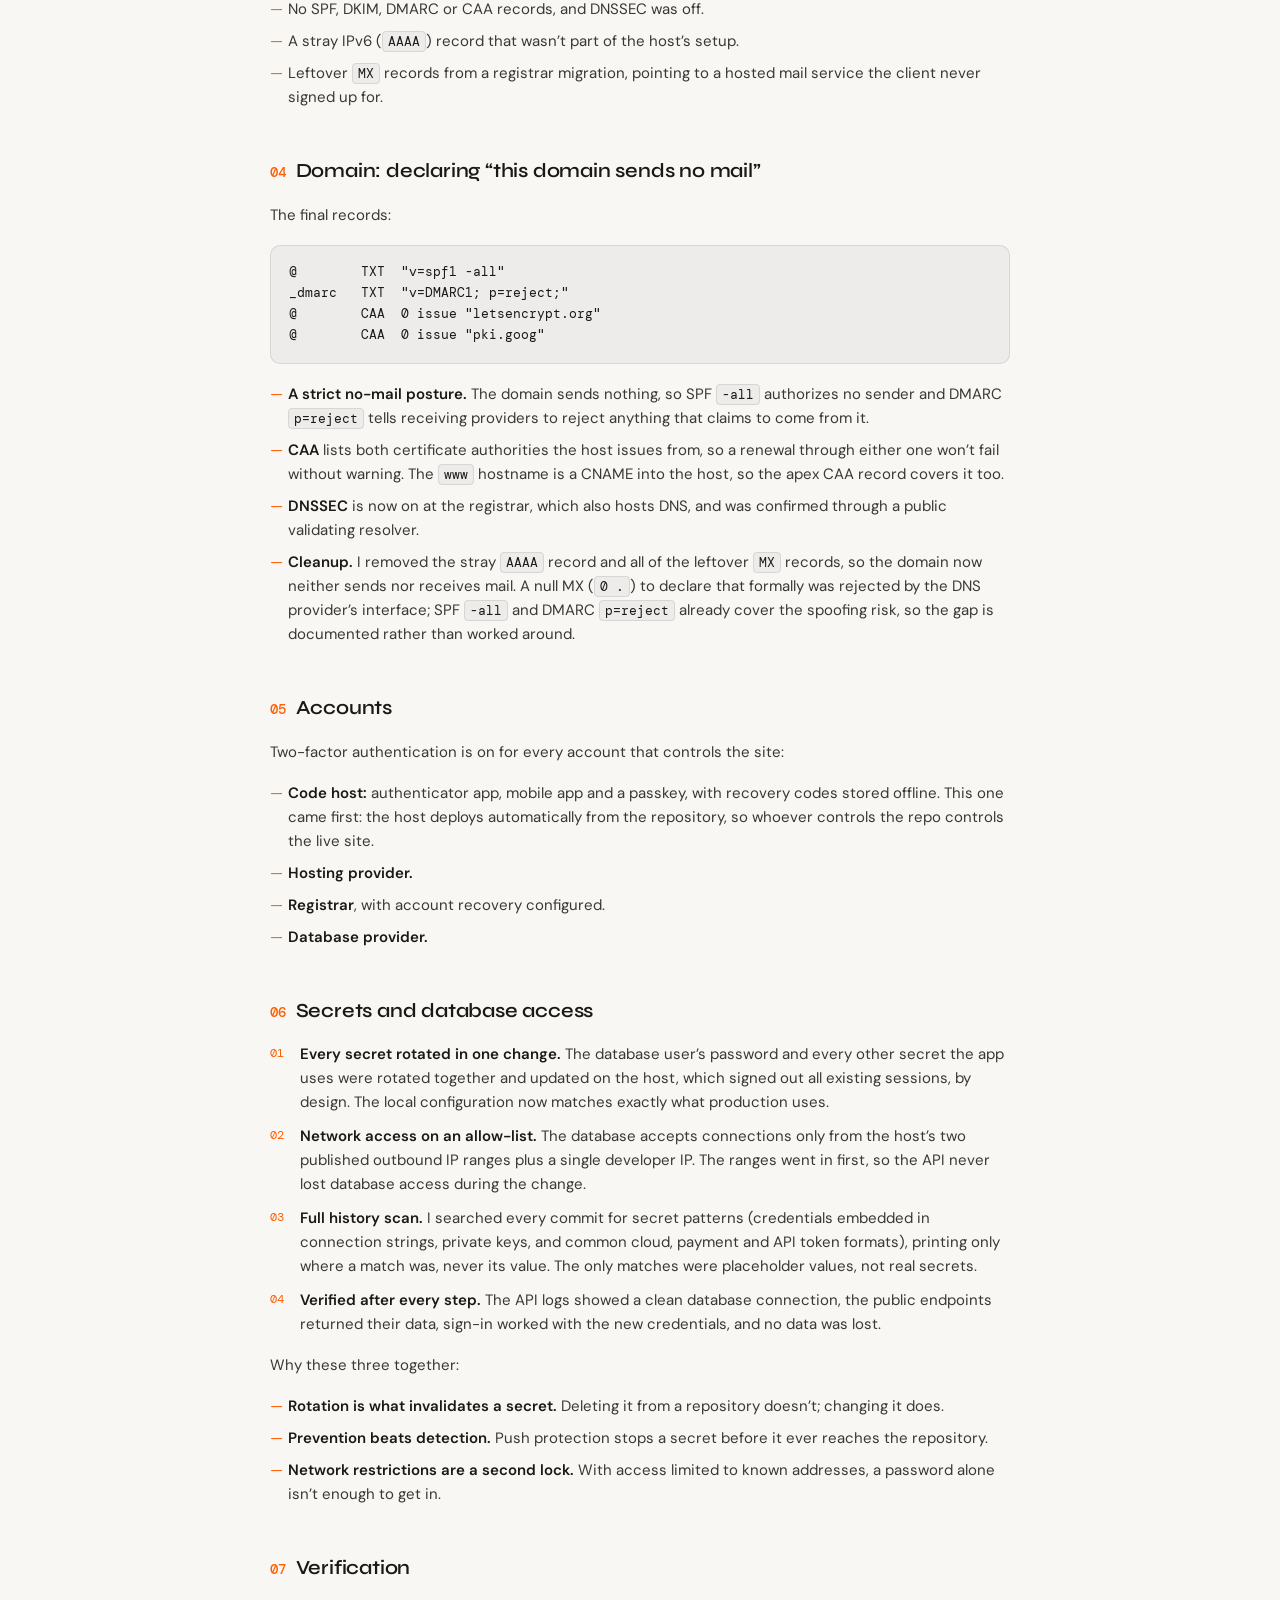
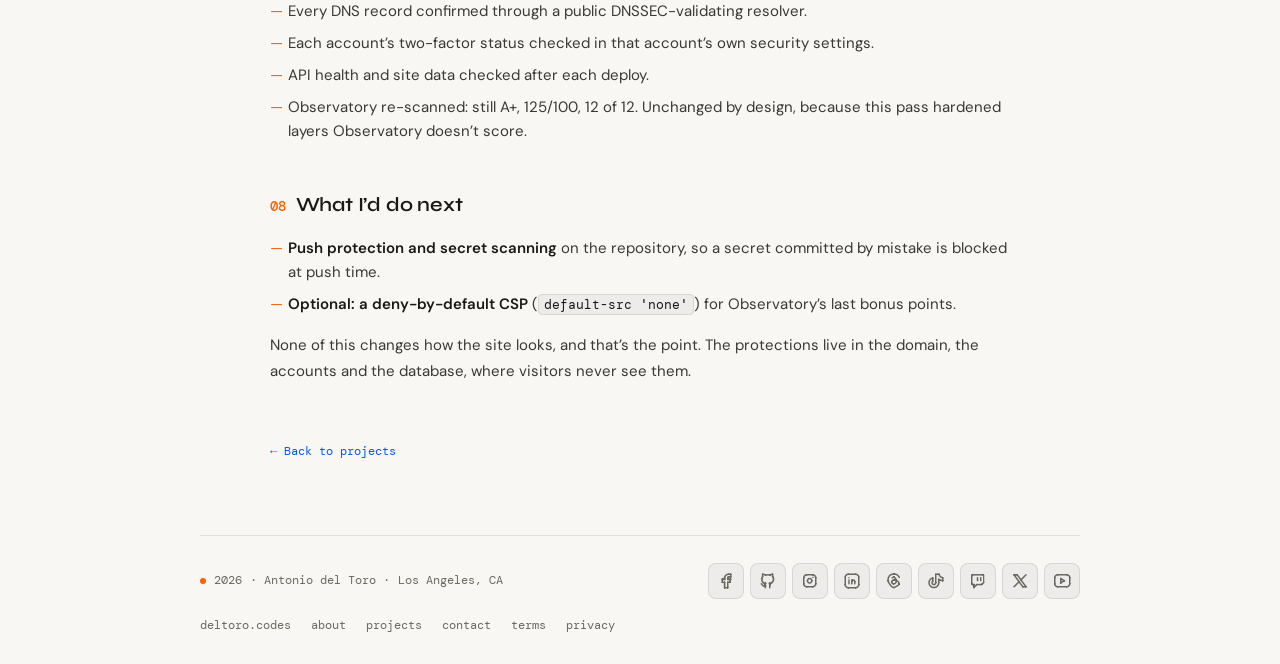
<file: client-site-hardening.html>
<!DOCTYPE html>
<html lang="en">
<head>
<meta charset="UTF-8">
<meta name="viewport" content="width=device-width, initial-scale=1.0">

<!-- Security: Content Security Policy (defense-in-depth) + referrer policy -->
<meta http-equiv="Content-Security-Policy" content="default-src 'none'; script-src 'self'; style-src 'self'; font-src 'self'; img-src 'self' data:; manifest-src 'self'; form-action 'self'; base-uri 'none'; object-src 'none'; frame-src 'none'; worker-src 'none'; require-trusted-types-for 'script'; trusted-types 'none'; upgrade-insecure-requests">
<meta name="referrer" content="strict-origin-when-cross-origin">
<meta name="robots" content="index, follow">

<title>Faby Services: Case Study | Antonio E. del Toro</title>
<meta name="description" content="Beyond the HTTP headers: DNSSEC, a strict no-mail SPF/DMARC policy, CAA, two-factor on every account, and secrets rotation with locked-down database access on fabyservices.com.">
<meta name="author" content="Antonio E. del Toro">
<link rel="canonical" href="https://www.antonioedeltoro.com/client-site-hardening.html">
<link rel="icon" type="image/png" href="favicon.png">
<meta name="theme-color" content="#FF5F00">

<meta property="og:type" content="article">
<meta property="og:url" content="https://www.antonioedeltoro.com/client-site-hardening.html">
<meta property="og:title" content="Faby Services: Case Study">
<meta property="og:description" content="The domain, email, accounts and database behind a site whose headers already scored A+, including secrets rotation and locked-down database access.">
<meta property="og:image" content="https://www.antonioedeltoro.com/og-image.jpg">
<meta property="og:site_name" content="Antonio E. del Toro">
<meta name="twitter:card" content="summary_large_image">
<meta name="twitter:creator" content="@antonioedeltoro">

<link rel="preload" href="fonts/dm-sans-latin-opsz-normal.woff2" as="font" type="font/woff2" crossorigin>
<link rel="stylesheet" href="fonts.css">

<!-- Shared nav + footer -->
<link rel="stylesheet" href="chrome.css">
<script defer src="chrome.js"></script>

<!-- Set theme + language before paint to avoid a flash of the wrong state -->
<script src="theme-init.js"></script>

<link rel="stylesheet" href="writeup.css">
</head>
<body>

  <div id="site-nav"></div>

  <main>
    <!-- ENGLISH -->
    <article data-l="en">
      <div class="eyebrow">Case study</div>
      <h1>Faby Services</h1>
      <div class="meta-row">
        <span class="updated">October 29, 2026</span>
        <span class="pill">DNSSEC</span><span class="pill">SPF / DMARC</span><span class="pill">CAA</span><span class="pill">MFA</span><span class="pill">Secrets rotation</span><span class="pill">Network access</span>
      </div>

      <p class="intro"><strong><a href="https://www.fabyservices.com/" target="_blank" rel="noopener">fabyservices.com</a></strong> is the site for Faby Services, a bilingual tax, insurance, bookkeeping and notary office in Moreno Valley, California, and a client of mine through deltoro.codes.</p>

      <h2>The project</h2>
      <ul>
        <li><strong>Service pages</strong> for taxes, insurance, bookkeeping and notary work, plus seasonal pages for tax season and health-insurance open enrollment.</li>
        <li><strong>Appointment requests</strong> through a form, and a contact page with an interactive Mapbox map.</li>
        <li><strong>News posts</strong> managed through an admin editor, and <strong>client reviews</strong> from signed-in users.</li>
        <li><strong>Bilingual</strong> in English and Spanish, with light and dark themes.</li>
        <li><strong>Stack:</strong> a React and Vite front end, and a Node, Express and MongoDB API.</li>
      </ul>

      <h2>Security</h2>
      <p>Its HTTP headers already scored A+, so this pass went after everything a header scanner can&rsquo;t see: the domain, email, the accounts behind the site, and the database.</p>

      <div class="result">
        <div class="grade">A+</div>
        <p><strong>125 / 100 on Mozilla&rsquo;s HTTP Observatory, 12 of 12 tests passed, before and after this pass.</strong> The score didn&rsquo;t move, by design: this work hardened layers Observatory doesn&rsquo;t score. <a href="https://developer.mozilla.org/en-US/observatory/analyze?host=www.fabyservices.com" target="_blank" rel="noopener">View the live report</a>.</p>
      </div>

      <h2><span class="num">01</span>Context</h2>
      <p>The site is a static React/Vite front end on a managed host behind a CDN, a small Node/Express API, and a hosted MongoDB database. An earlier pass had already taken the front end&rsquo;s HTTP security headers to an A+. This pass covered what Observatory doesn&rsquo;t measure: the domain, email, the accounts behind the site, and the database.</p>
      <p><strong>The domain itself sends no mail.</strong></p>

      <h2><span class="num">02</span>Threat model</h2>
      <p>A tax and insurance brand is a prime phishing target, so the domain and the accounts matter as much as the pages:</p>
      <ul>
        <li><strong>Email spoofing:</strong> phishing sent &ldquo;from&rdquo; the business&rsquo;s domain.</li>
        <li><strong>Mis-issued TLS certificates</strong> for the domain.</li>
        <li><strong>DNS tampering:</strong> forged answers that send visitors somewhere else.</li>
        <li><strong>Account takeover</strong> of the code host, the hosting provider or the registrar, any of which means full control of the site.</li>
        <li><strong>Database access:</strong> a leaked or guessed credential reaching the data.</li>
      </ul>

      <h2><span class="num">03</span>Starting point</h2>
      <p>The baseline scan was A+, 125/100, 12 of 12 tests passed. The headers were in good shape; what surrounded them wasn&rsquo;t:</p>
      <ul>
        <li>No SPF, DKIM, DMARC or CAA records, and DNSSEC was off.</li>
        <li>A stray IPv6 (<code>AAAA</code>) record that wasn&rsquo;t part of the host&rsquo;s setup.</li>
        <li>Leftover <code>MX</code> records from a registrar migration, pointing to a hosted mail service the client never signed up for.</li>
      </ul>

      <h2><span class="num">04</span>Domain: declaring &ldquo;this domain sends no mail&rdquo;</h2>
      <p>The final records:</p>
      <pre><code>@        TXT  "v=spf1 -all"
_dmarc   TXT  "v=DMARC1; p=reject;"
@        CAA  0 issue "letsencrypt.org"
@        CAA  0 issue "pki.goog"</code></pre>
      <ul>
        <li><strong>A strict no-mail posture.</strong> The domain sends nothing, so SPF <code>-all</code> authorizes no sender and DMARC <code>p=reject</code> tells receiving providers to reject anything that claims to come from it.</li>
        <li><strong>CAA</strong> lists both certificate authorities the host issues from, so a renewal through either one won&rsquo;t fail without warning. The <code>www</code> hostname is a CNAME into the host, so the apex CAA record covers it too.</li>
        <li><strong>DNSSEC</strong> is now on at the registrar, which also hosts DNS, and was confirmed through a public validating resolver.</li>
        <li><strong>Cleanup.</strong> I removed the stray <code>AAAA</code> record and all of the leftover <code>MX</code> records, so the domain now neither sends nor receives mail. A null MX (<code>0 .</code>) to declare that formally was rejected by the DNS provider&rsquo;s interface; SPF <code>-all</code> and DMARC <code>p=reject</code> already cover the spoofing risk, so the gap is documented rather than worked around.</li>
      </ul>

      <h2><span class="num">05</span>Accounts</h2>
      <p>Two-factor authentication is on for every account that controls the site:</p>
      <ul>
        <li><strong>Code host:</strong> authenticator app, mobile app and a passkey, with recovery codes stored offline. This one came first: the host deploys automatically from the repository, so whoever controls the repo controls the live site.</li>
        <li><strong>Hosting provider.</strong></li>
        <li><strong>Registrar</strong>, with account recovery configured.</li>
        <li><strong>Database provider.</strong></li>
      </ul>

      <h2><span class="num">06</span>Secrets and database access</h2>
      <ol>
        <li><strong>Every secret rotated in one change.</strong> The database user&rsquo;s password and every other secret the app uses were rotated together and updated on the host, which signed out all existing sessions, by design. The local configuration now matches exactly what production uses.</li>
        <li><strong>Network access on an allow-list.</strong> The database accepts connections only from the host&rsquo;s two published outbound IP ranges plus a single developer IP. The ranges went in first, so the API never lost database access during the change.</li>
        <li><strong>Full history scan.</strong> I searched every commit for secret patterns (credentials embedded in connection strings, private keys, and common cloud, payment and API token formats), printing only where a match was, never its value. The only matches were placeholder values, not real secrets.</li>
        <li><strong>Verified after every step.</strong> The API logs showed a clean database connection, the public endpoints returned their data, sign-in worked with the new credentials, and no data was lost.</li>
      </ol>
      <p>Why these three together:</p>
      <ul>
        <li><strong>Rotation is what invalidates a secret.</strong> Deleting it from a repository doesn&rsquo;t; changing it does.</li>
        <li><strong>Prevention beats detection.</strong> Push protection stops a secret before it ever reaches the repository.</li>
        <li><strong>Network restrictions are a second lock.</strong> With access limited to known addresses, a password alone isn&rsquo;t enough to get in.</li>
      </ul>

      <h2><span class="num">07</span>Verification</h2>
      <ul>
        <li>Every DNS record confirmed through a public DNSSEC-validating resolver.</li>
        <li>Each account&rsquo;s two-factor status checked in that account&rsquo;s own security settings.</li>
        <li>API health and site data checked after each deploy.</li>
        <li>Observatory re-scanned: still A+, 125/100, 12 of 12. Unchanged by design, because this pass hardened layers Observatory doesn&rsquo;t score.</li>
      </ul>

      <h2><span class="num">08</span>What I&rsquo;d do next</h2>
      <ul>
        <li><strong>Push protection and secret scanning</strong> on the repository, so a secret committed by mistake is blocked at push time.</li>
        <li><strong>Optional: a deny-by-default CSP</strong> (<code>default-src 'none'</code>) for Observatory&rsquo;s last bonus points.</li>
      </ul>

      <p>None of this changes how the site looks, and that&rsquo;s the point. The protections live in the domain, the accounts and the database, where visitors never see them.</p>

      <a class="back" href="index.html#projects">&larr; Back to projects</a>
    </article>

    <!-- ESPAÑOL -->
    <article data-l="es">
      <div class="eyebrow">Caso de estudio</div>
      <h1>Faby Services</h1>
      <div class="meta-row">
        <span class="updated">29 de octubre de 2026</span>
        <span class="pill">DNSSEC</span><span class="pill">SPF / DMARC</span><span class="pill">CAA</span><span class="pill">MFA</span><span class="pill">Rotación de secretos</span><span class="pill">Acceso de red</span>
      </div>

      <p class="intro"><strong><a href="https://www.fabyservices.com/" target="_blank" rel="noopener">fabyservices.com</a></strong> es el sitio de Faby Services, una oficina bilingüe de impuestos, seguros, contabilidad y notaría en Moreno Valley, California, y cliente mío a través de deltoro.codes.</p>

      <h2>El proyecto</h2>
      <ul>
        <li><strong>Páginas de servicios</strong> de impuestos, seguros, contabilidad y notaría, además de páginas de temporada para la declaración de impuestos y la inscripción abierta de seguros médicos.</li>
        <li><strong>Solicitudes de cita</strong> mediante un formulario, y una página de contacto con un mapa interactivo de Mapbox.</li>
        <li><strong>Noticias</strong> administradas desde un editor privado, y <strong>reseñas de clientes</strong> de usuarios registrados.</li>
        <li><strong>Bilingüe</strong> en inglés y español, con temas claro y oscuro.</li>
        <li><strong>Stack:</strong> un front end en React y Vite, y una API en Node, Express y MongoDB.</li>
      </ul>

      <h2>Seguridad</h2>
      <p>Sus encabezados HTTP ya tenían A+, así que esta vez el trabajo se centró en todo lo que un escáner de encabezados no ve: el dominio, el correo, las cuentas detrás del sitio y la base de datos.</p>

      <div class="result">
        <div class="grade">A+</div>
        <p><strong>125 / 100 en el HTTP Observatory de Mozilla, 12 de 12 pruebas superadas, antes y después de este trabajo.</strong> La puntuación no cambió, y era de esperar: esta vez se reforzaron capas que Observatory no evalúa. <a href="https://developer.mozilla.org/en-US/observatory/analyze?host=www.fabyservices.com" target="_blank" rel="noopener">Ver el informe en vivo</a>.</p>
      </div>

      <h2><span class="num">01</span>Contexto</h2>
      <p>El sitio consta de un front end estático en React/Vite, alojado en un servicio administrado detrás de una CDN; una pequeña API en Node/Express, y una base de datos MongoDB en la nube. En una etapa anterior, los encabezados de seguridad HTTP del front end ya habían alcanzado una calificación A+. Esta etapa abarcó lo que Observatory no mide: el dominio, el correo, las cuentas detrás del sitio y la base de datos.</p>
      <p><strong>El dominio en sí no envía correo.</strong></p>

      <h2><span class="num">02</span>Modelo de amenazas</h2>
      <p>Una marca de impuestos y seguros es un blanco ideal para el phishing, así que el dominio y las cuentas importan tanto como las páginas:</p>
      <ul>
        <li><strong>Suplantación de correo</strong>: phishing enviado &laquo;desde&raquo; el dominio del negocio.</li>
        <li><strong>Certificados TLS emitidos indebidamente</strong> para el dominio.</li>
        <li><strong>Manipulación del DNS</strong>: respuestas falsificadas que desvían a los visitantes a otro lugar.</li>
        <li><strong>Toma de control de cuentas</strong>: el alojamiento del código, el proveedor de alojamiento o el registrador; cualquiera de ellas da control total sobre el sitio.</li>
        <li><strong>Acceso a la base de datos</strong>: una credencial filtrada o adivinada que llegue a los datos.</li>
      </ul>

      <h2><span class="num">03</span>Punto de partida</h2>
      <p>El análisis de referencia dio A+, 125/100, 12 de 12 pruebas superadas. Los encabezados estaban en buena forma; lo que los rodeaba, no:</p>
      <ul>
        <li>Sin registros SPF, DKIM, DMARC ni CAA, y con DNSSEC desactivado.</li>
        <li>Un registro IPv6 (<code>AAAA</code>) suelto que no formaba parte de la configuración del proveedor.</li>
        <li>Registros <code>MX</code> sobrantes de una migración de registrador, que apuntaban a un servicio de correo alojado que el cliente nunca contrató.</li>
      </ul>

      <h2><span class="num">04</span>Dominio: declarar que &laquo;este dominio no envía correo&raquo;</h2>
      <p>Los registros finales:</p>
      <pre><code>@        TXT  "v=spf1 -all"
_dmarc   TXT  "v=DMARC1; p=reject;"
@        CAA  0 issue "letsencrypt.org"
@        CAA  0 issue "pki.goog"</code></pre>
      <ul>
        <li><strong>Una postura estricta de &laquo;sin correo&raquo;.</strong> El dominio no envía nada, así que SPF <code>-all</code> no autoriza a ningún remitente y DMARC <code>p=reject</code> indica a los proveedores que rechacen cualquier mensaje que diga provenir de él.</li>
        <li><strong>CAA</strong> incluye las dos autoridades de certificación que usa el proveedor, para que una renovación a través de cualquiera de ellas no falle sin aviso. El nombre <code>www</code> es un CNAME que apunta al proveedor, así que el registro CAA del dominio raíz también lo cubre.</li>
        <li><strong>DNSSEC</strong> quedó activado en el registrador, que también aloja el DNS, y se confirmó mediante un resolutor público que valida DNSSEC.</li>
        <li><strong>Limpieza.</strong> Eliminé el registro <code>AAAA</code> suelto y todos los registros <code>MX</code> sobrantes, así que ahora el dominio no envía ni recibe correo. La interfaz del proveedor de DNS rechazó un MX nulo (<code>0 .</code>) para declararlo formalmente; como SPF <code>-all</code> y DMARC <code>p=reject</code> ya cubren el riesgo de suplantación, dejé documentada esa limitación en lugar de buscarle un rodeo.</li>
      </ul>

      <h2><span class="num">05</span>Cuentas</h2>
      <p>La autenticación de dos factores está activada en todas las cuentas que controlan el sitio:</p>
      <ul>
        <li><strong>Alojamiento del código</strong>: aplicación de autenticación, aplicación móvil y una llave de acceso (passkey), con los códigos de recuperación guardados fuera de línea. Esta fue la primera: el proveedor despliega automáticamente desde el repositorio, así que quien controle el repositorio controla el sitio en vivo.</li>
        <li><strong>Proveedor de alojamiento.</strong></li>
        <li><strong>Registrador</strong>, con la recuperación de la cuenta configurada.</li>
        <li><strong>Proveedor de la base de datos.</strong></li>
      </ul>

      <h2><span class="num">06</span>Secretos y acceso a la base de datos</h2>
      <ol>
        <li><strong>Todos los secretos rotados en un solo cambio.</strong> La contraseña del usuario de la base de datos y todos los demás secretos de la aplicación se rotaron juntos y se actualizaron en el proveedor de alojamiento, lo que cerró todas las sesiones abiertas, a propósito. La configuración local ahora coincide exactamente con la de producción.</li>
        <li><strong>Acceso de red con lista de permitidos.</strong> La base de datos solo acepta conexiones desde los dos rangos de IP de salida que publica el proveedor de alojamiento, más una sola IP de desarrollo. Los rangos se agregaron primero, así que la API nunca perdió el acceso a la base de datos durante el cambio.</li>
        <li><strong>Revisión de todo el historial.</strong> Busqué patrones de secretos en cada commit (credenciales incrustadas en cadenas de conexión, claves privadas y formatos comunes de tokens de servicios en la nube, de pago y de API), mostrando solo dónde había una coincidencia, nunca su valor. Las únicas coincidencias fueron valores de ejemplo, no secretos reales.</li>
        <li><strong>Verificación después de cada paso.</strong> Los registros de la API mostraron una conexión limpia con la base de datos, los endpoints públicos devolvieron sus datos, el inicio de sesión funcionó con las nuevas credenciales y no se perdieron datos.</li>
      </ol>
      <p>Por qué estas tres medidas juntas:</p>
      <ul>
        <li><strong>Lo que invalida un secreto es rotarlo.</strong> Borrarlo de un repositorio no lo invalida; cambiarlo, sí.</li>
        <li><strong>Más vale prevenir que detectar.</strong> La protección de push detiene un secreto antes de que llegue al repositorio.</li>
        <li><strong>Restringir la red es un segundo candado.</strong> Con el acceso limitado a direcciones conocidas, una contraseña por sí sola no basta para entrar.</li>
      </ul>

      <h2><span class="num">07</span>Verificación</h2>
      <ul>
        <li>Cada registro DNS se confirmó mediante un resolutor público que valida DNSSEC.</li>
        <li>El estado de la autenticación de dos factores de cada cuenta se revisó en la configuración de seguridad de esa misma cuenta.</li>
        <li>El estado de la API y los datos del sitio se revisaron después de cada despliegue.</li>
        <li>Nuevo análisis en Observatory: sigue en A+, 125/100, 12 de 12. Sin cambios, y era de esperar, porque esta etapa reforzó capas que Observatory no evalúa.</li>
      </ul>

      <h2><span class="num">08</span>Próximos pasos</h2>
      <ul>
        <li><strong>Protección de push y escaneo de secretos</strong> en el repositorio, para que un secreto subido por error se bloquee al hacer push.</li>
        <li><strong>Opcional: una CSP que deniegue por defecto</strong> (<code>default-src 'none'</code>) para obtener los últimos puntos adicionales de Observatory.</li>
      </ul>

      <p>Nada de esto cambia el aspecto del sitio, y esa es la idea. Las protecciones están en el dominio, las cuentas y la base de datos, donde los visitantes nunca las ven.</p>

      <a class="back" href="index.html#projects">&larr; Volver a proyectos</a>
    </article>
  </main>

  <div id="site-footer"></div>

</body>
</html>
</file>
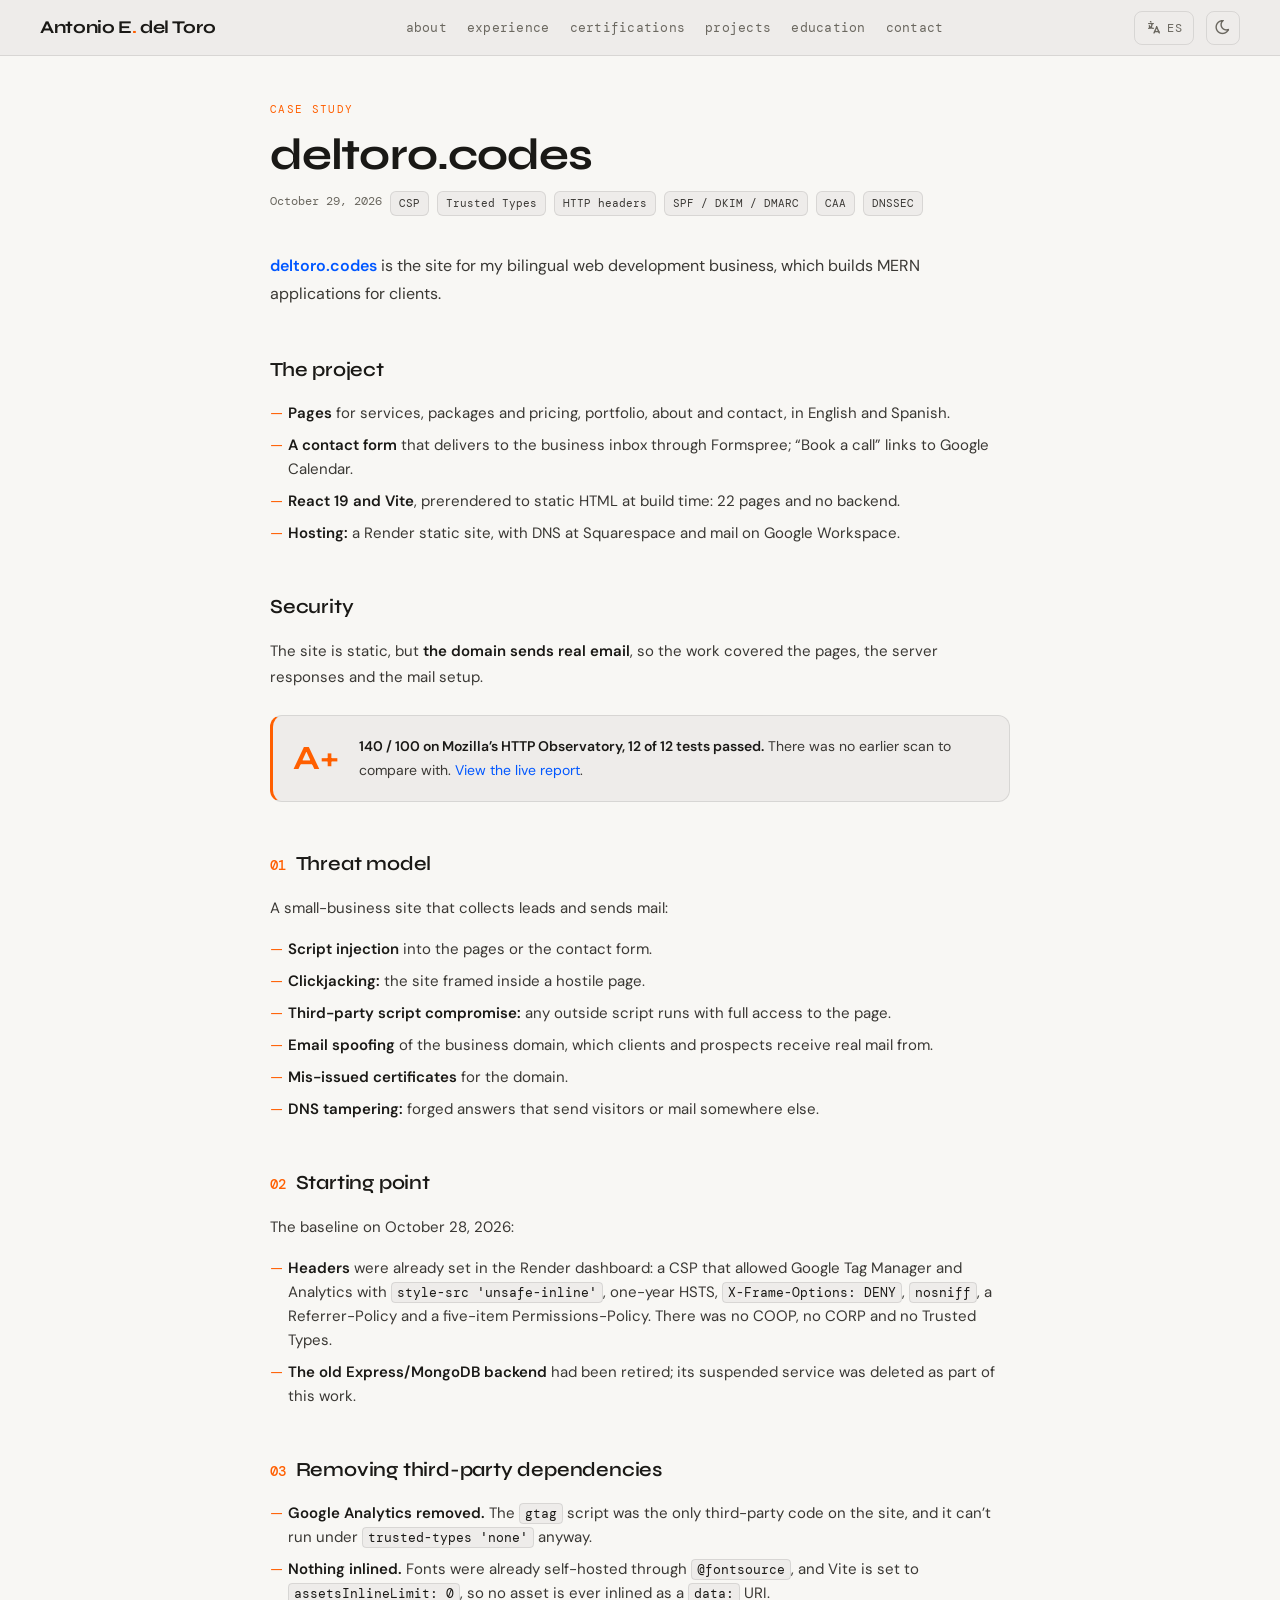
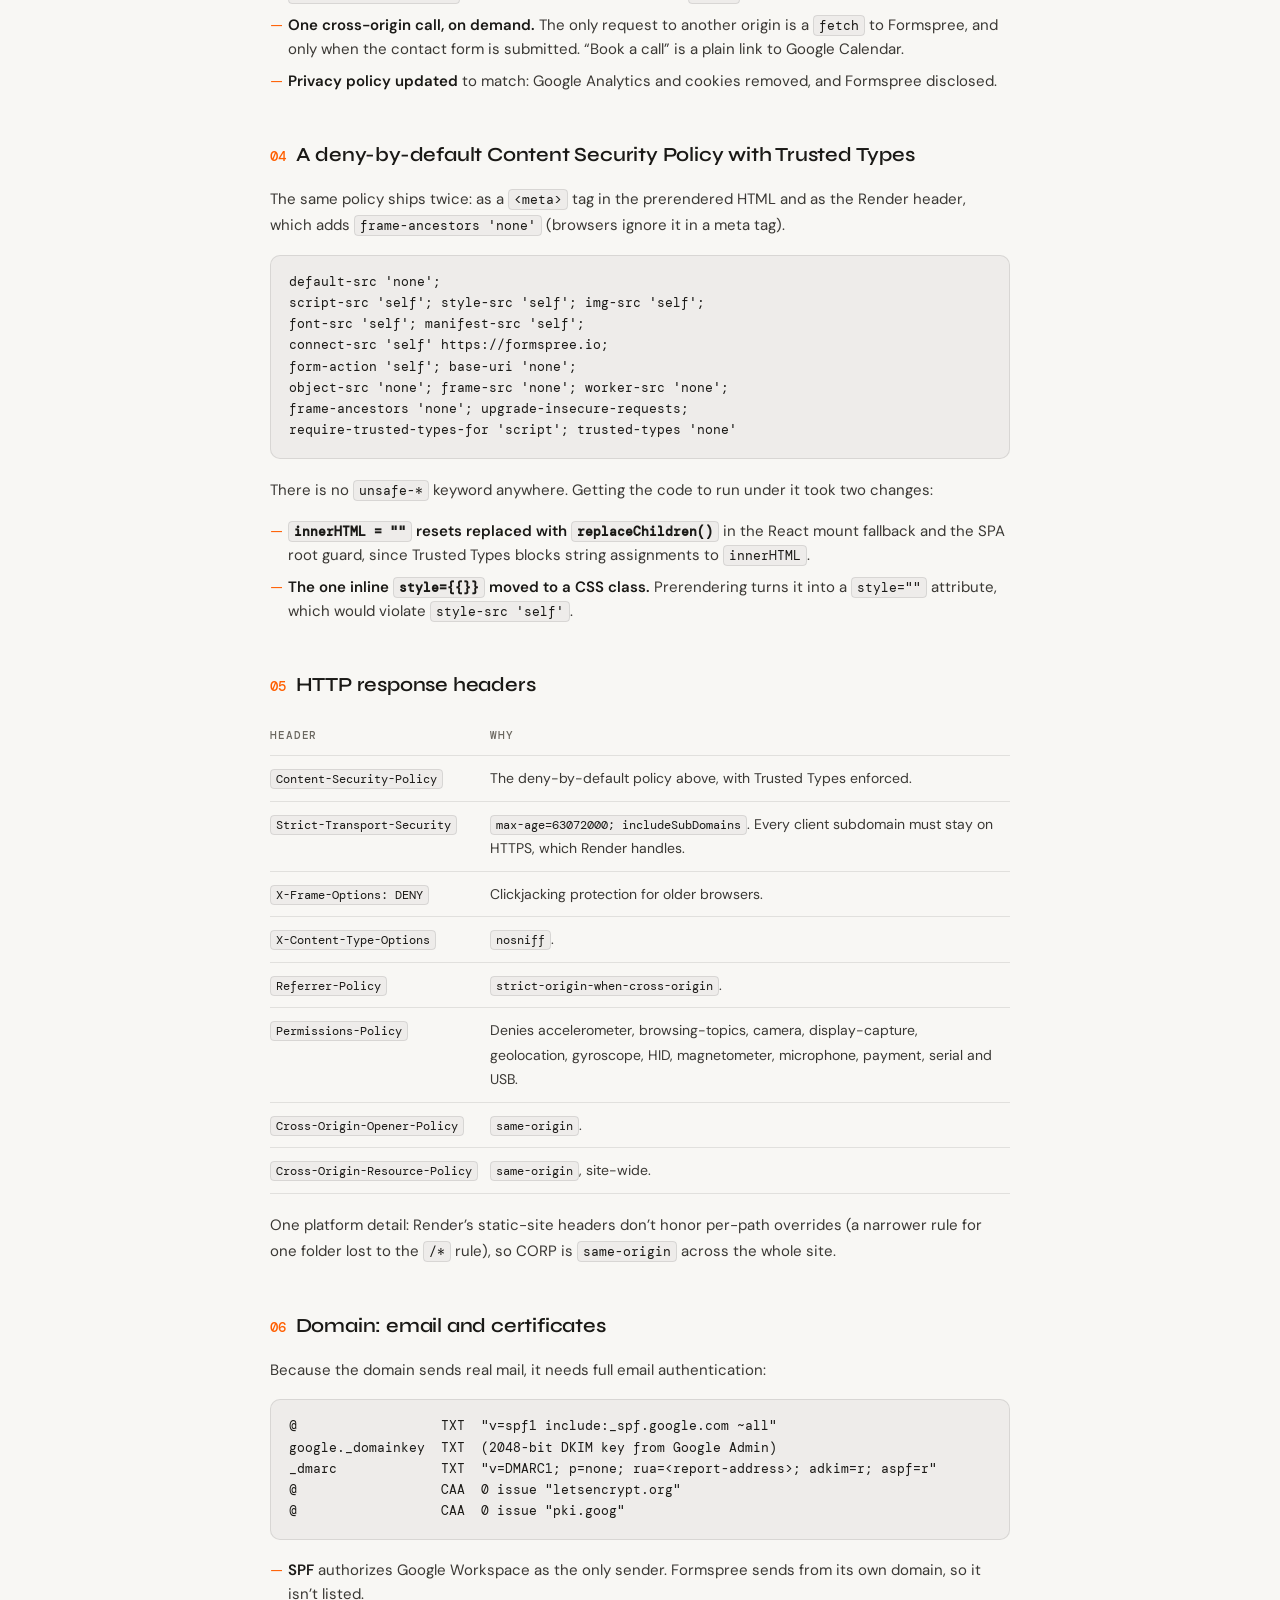
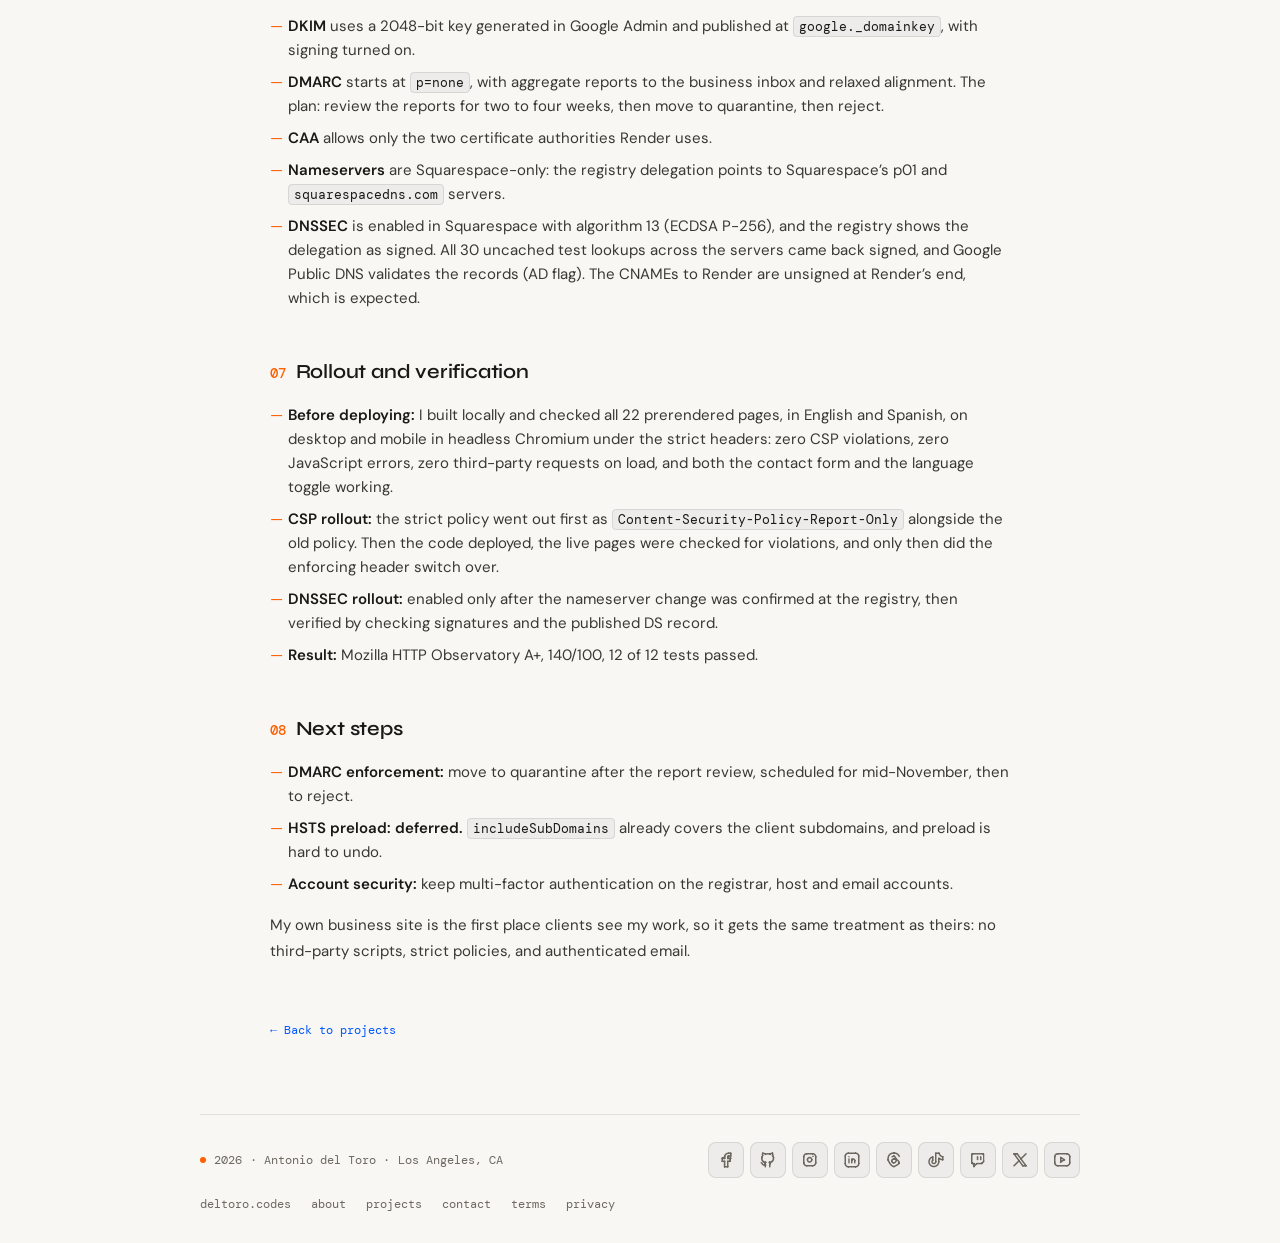
<file: deltoro-codes-hardening.html>
<!DOCTYPE html>
<html lang="en">
<head>
<meta charset="UTF-8">
<meta name="viewport" content="width=device-width, initial-scale=1.0">

<!-- Security: Content Security Policy (defense-in-depth) + referrer policy -->
<meta http-equiv="Content-Security-Policy" content="default-src 'none'; script-src 'self'; style-src 'self'; font-src 'self'; img-src 'self' data:; manifest-src 'self'; form-action 'self'; base-uri 'none'; object-src 'none'; frame-src 'none'; worker-src 'none'; require-trusted-types-for 'script'; trusted-types 'none'; upgrade-insecure-requests">
<meta name="referrer" content="strict-origin-when-cross-origin">
<meta name="robots" content="index, follow">

<title>deltoro.codes: Case Study | Antonio E. del Toro</title>
<meta name="description" content="How I hardened deltoro.codes, my web development business's site: removing Google Analytics, a deny-by-default CSP with Trusted Types, full security headers, and SPF, DKIM, DMARC, CAA and DNSSEC for a domain that sends real email. A+ (140/100) on Mozilla's HTTP Observatory.">
<meta name="author" content="Antonio E. del Toro">
<link rel="canonical" href="https://www.antonioedeltoro.com/deltoro-codes-hardening.html">
<link rel="icon" type="image/png" href="favicon.png">
<meta name="theme-color" content="#FF5F00">

<meta property="og:type" content="article">
<meta property="og:url" content="https://www.antonioedeltoro.com/deltoro-codes-hardening.html">
<meta property="og:title" content="deltoro.codes: Case Study">
<meta property="og:description" content="A static business site whose domain sends real email, hardened end to end: Trusted Types, full security headers, SPF, DKIM, DMARC, CAA and DNSSEC. A+ (140/100) on Mozilla's HTTP Observatory.">
<meta property="og:image" content="https://www.antonioedeltoro.com/og-image.jpg">
<meta property="og:site_name" content="Antonio E. del Toro">
<meta name="twitter:card" content="summary_large_image">
<meta name="twitter:creator" content="@antonioedeltoro">

<link rel="preload" href="fonts/dm-sans-latin-opsz-normal.woff2" as="font" type="font/woff2" crossorigin>
<link rel="stylesheet" href="fonts.css">

<!-- Shared nav + footer -->
<link rel="stylesheet" href="chrome.css">
<script defer src="chrome.js"></script>

<!-- Set theme + language before paint to avoid a flash of the wrong state -->
<script src="theme-init.js"></script>

<link rel="stylesheet" href="writeup.css">
</head>
<body>

  <div id="site-nav"></div>

  <main>
    <!-- ENGLISH -->
    <article data-l="en">
      <div class="eyebrow">Case study</div>
      <h1>deltoro.codes</h1>
      <div class="meta-row">
        <span class="updated">October 29, 2026</span>
        <span class="pill">CSP</span><span class="pill">Trusted Types</span><span class="pill">HTTP headers</span><span class="pill">SPF / DKIM / DMARC</span><span class="pill">CAA</span><span class="pill">DNSSEC</span>
      </div>

      <p class="intro"><strong><a href="https://www.deltoro.codes/" target="_blank" rel="noopener">deltoro.codes</a></strong> is the site for my bilingual web development business, which builds MERN applications for clients.</p>

      <h2>The project</h2>
      <ul>
        <li><strong>Pages</strong> for services, packages and pricing, portfolio, about and contact, in English and Spanish.</li>
        <li><strong>A contact form</strong> that delivers to the business inbox through Formspree; &ldquo;Book a call&rdquo; links to Google Calendar.</li>
        <li><strong>React 19 and Vite</strong>, prerendered to static HTML at build time: 22 pages and no backend.</li>
        <li><strong>Hosting:</strong> a Render static site, with DNS at Squarespace and mail on Google Workspace.</li>
      </ul>

      <h2>Security</h2>
      <p>The site is static, but <strong>the domain sends real email</strong>, so the work covered the pages, the server responses and the mail setup.</p>

      <div class="result">
        <div class="grade">A+</div>
        <p><strong>140 / 100 on Mozilla&rsquo;s HTTP Observatory, 12 of 12 tests passed.</strong> There was no earlier scan to compare with. <a href="https://developer.mozilla.org/en-US/observatory/analyze?host=www.deltoro.codes" target="_blank" rel="noopener">View the live report</a>.</p>
      </div>

      <h2><span class="num">01</span>Threat model</h2>
      <p>A small-business site that collects leads and sends mail:</p>
      <ul>
        <li><strong>Script injection</strong> into the pages or the contact form.</li>
        <li><strong>Clickjacking:</strong> the site framed inside a hostile page.</li>
        <li><strong>Third-party script compromise:</strong> any outside script runs with full access to the page.</li>
        <li><strong>Email spoofing</strong> of the business domain, which clients and prospects receive real mail from.</li>
        <li><strong>Mis-issued certificates</strong> for the domain.</li>
        <li><strong>DNS tampering:</strong> forged answers that send visitors or mail somewhere else.</li>
      </ul>

      <h2><span class="num">02</span>Starting point</h2>
      <p>The baseline on October 28, 2026:</p>
      <ul>
        <li><strong>Headers</strong> were already set in the Render dashboard: a CSP that allowed Google Tag Manager and Analytics with <code>style-src 'unsafe-inline'</code>, one-year HSTS, <code>X-Frame-Options: DENY</code>, <code>nosniff</code>, a Referrer-Policy and a five-item Permissions-Policy. There was no COOP, no CORP and no Trusted Types.</li>
        <li><strong>The old Express/MongoDB backend</strong> had been retired; its suspended service was deleted as part of this work.</li>
      </ul>

      <h2><span class="num">03</span>Removing third-party dependencies</h2>
      <ul>
        <li><strong>Google Analytics removed.</strong> The <code>gtag</code> script was the only third-party code on the site, and it can&rsquo;t run under <code>trusted-types 'none'</code> anyway.</li>
        <li><strong>Nothing inlined.</strong> Fonts were already self-hosted through <code>@fontsource</code>, and Vite is set to <code>assetsInlineLimit: 0</code>, so no asset is ever inlined as a <code>data:</code> URI.</li>
        <li><strong>One cross-origin call, on demand.</strong> The only request to another origin is a <code>fetch</code> to Formspree, and only when the contact form is submitted. &ldquo;Book a call&rdquo; is a plain link to Google Calendar.</li>
        <li><strong>Privacy policy updated</strong> to match: Google Analytics and cookies removed, and Formspree disclosed.</li>
      </ul>

      <h2><span class="num">04</span>A deny-by-default Content Security Policy with Trusted Types</h2>
      <p>The same policy ships twice: as a <code>&lt;meta&gt;</code> tag in the prerendered HTML and as the Render header, which adds <code>frame-ancestors 'none'</code> (browsers ignore it in a meta tag).</p>
      <pre><code>default-src 'none';
script-src 'self'; style-src 'self'; img-src 'self';
font-src 'self'; manifest-src 'self';
connect-src 'self' https://formspree.io;
form-action 'self'; base-uri 'none';
object-src 'none'; frame-src 'none'; worker-src 'none';
frame-ancestors 'none'; upgrade-insecure-requests;
require-trusted-types-for 'script'; trusted-types 'none'</code></pre>
      <p>There is no <code>unsafe-*</code> keyword anywhere. Getting the code to run under it took two changes:</p>
      <ul>
        <li><strong><code>innerHTML = ""</code> resets replaced with <code>replaceChildren()</code></strong> in the React mount fallback and the SPA root guard, since Trusted Types blocks string assignments to <code>innerHTML</code>.</li>
        <li><strong>The one inline <code>style={{}}</code> moved to a CSS class.</strong> Prerendering turns it into a <code>style=""</code> attribute, which would violate <code>style-src 'self'</code>.</li>
      </ul>

      <h2><span class="num">05</span>HTTP response headers</h2>
      <div class="table-wrap">
        <table>
          <thead><tr><th>Header</th><th>Why</th></tr></thead>
          <tbody>
            <tr><td><code>Content-Security-Policy</code></td><td>The deny-by-default policy above, with Trusted Types enforced.</td></tr>
            <tr><td><code>Strict-Transport-Security</code></td><td><code>max-age=63072000; includeSubDomains</code>. Every client subdomain must stay on HTTPS, which Render handles.</td></tr>
            <tr><td><code>X-Frame-Options: DENY</code></td><td>Clickjacking protection for older browsers.</td></tr>
            <tr><td><code>X-Content-Type-Options</code></td><td><code>nosniff</code>.</td></tr>
            <tr><td><code>Referrer-Policy</code></td><td><code>strict-origin-when-cross-origin</code>.</td></tr>
            <tr><td><code>Permissions-Policy</code></td><td>Denies accelerometer, browsing-topics, camera, display-capture, geolocation, gyroscope, HID, magnetometer, microphone, payment, serial and USB.</td></tr>
            <tr><td><code>Cross-Origin-Opener-Policy</code></td><td><code>same-origin</code>.</td></tr>
            <tr><td><code>Cross-Origin-Resource-Policy</code></td><td><code>same-origin</code>, site-wide.</td></tr>
          </tbody>
        </table>
      </div>
      <p>One platform detail: Render&rsquo;s static-site headers don&rsquo;t honor per-path overrides (a narrower rule for one folder lost to the <code>/*</code> rule), so CORP is <code>same-origin</code> across the whole site.</p>

      <h2><span class="num">06</span>Domain: email and certificates</h2>
      <p>Because the domain sends real mail, it needs full email authentication:</p>
      <pre><code>@                  TXT  "v=spf1 include:_spf.google.com ~all"
google._domainkey  TXT  (2048-bit DKIM key from Google Admin)
_dmarc             TXT  "v=DMARC1; p=none; rua=&lt;report-address&gt;; adkim=r; aspf=r"
@                  CAA  0 issue "letsencrypt.org"
@                  CAA  0 issue "pki.goog"</code></pre>
      <ul>
        <li><strong>SPF</strong> authorizes Google Workspace as the only sender. Formspree sends from its own domain, so it isn&rsquo;t listed.</li>
        <li><strong>DKIM</strong> uses a 2048-bit key generated in Google Admin and published at <code>google._domainkey</code>, with signing turned on.</li>
        <li><strong>DMARC</strong> starts at <code>p=none</code>, with aggregate reports to the business inbox and relaxed alignment. The plan: review the reports for two to four weeks, then move to quarantine, then reject.</li>
        <li><strong>CAA</strong> allows only the two certificate authorities Render uses.</li>
        <li><strong>Nameservers</strong> are Squarespace-only: the registry delegation points to Squarespace&rsquo;s p01 and <code>squarespacedns.com</code> servers.</li>
        <li><strong>DNSSEC</strong> is enabled in Squarespace with algorithm 13 (ECDSA P-256), and the registry shows the delegation as signed. All 30 uncached test lookups across the servers came back signed, and Google Public DNS validates the records (AD flag). The CNAMEs to Render are unsigned at Render&rsquo;s end, which is expected.</li>
      </ul>

      <h2><span class="num">07</span>Rollout and verification</h2>
      <ul>
        <li><strong>Before deploying:</strong> I built locally and checked all 22 prerendered pages, in English and Spanish, on desktop and mobile in headless Chromium under the strict headers: zero CSP violations, zero JavaScript errors, zero third-party requests on load, and both the contact form and the language toggle working.</li>
        <li><strong>CSP rollout:</strong> the strict policy went out first as <code>Content-Security-Policy-Report-Only</code> alongside the old policy. Then the code deployed, the live pages were checked for violations, and only then did the enforcing header switch over.</li>
        <li><strong>DNSSEC rollout:</strong> enabled only after the nameserver change was confirmed at the registry, then verified by checking signatures and the published DS record.</li>
        <li><strong>Result:</strong> Mozilla HTTP Observatory A+, 140/100, 12 of 12 tests passed.</li>
      </ul>

      <h2><span class="num">08</span>Next steps</h2>
      <ul>
        <li><strong>DMARC enforcement:</strong> move to quarantine after the report review, scheduled for mid-November, then to reject.</li>
        <li><strong>HSTS preload: deferred.</strong> <code>includeSubDomains</code> already covers the client subdomains, and preload is hard to undo.</li>
        <li><strong>Account security:</strong> keep multi-factor authentication on the registrar, host and email accounts.</li>
      </ul>

      <p>My own business site is the first place clients see my work, so it gets the same treatment as theirs: no third-party scripts, strict policies, and authenticated email.</p>

      <a class="back" href="index.html#projects">&larr; Back to projects</a>
    </article>

    <!-- ESPAÑOL -->
    <article data-l="es">
      <div class="eyebrow">Caso de estudio</div>
      <h1>deltoro.codes</h1>
      <div class="meta-row">
        <span class="updated">29 de octubre de 2026</span>
        <span class="pill">CSP</span><span class="pill">Trusted Types</span><span class="pill">Encabezados HTTP</span><span class="pill">SPF / DKIM / DMARC</span><span class="pill">CAA</span><span class="pill">DNSSEC</span>
      </div>

      <p class="intro"><strong><a href="https://www.deltoro.codes/" target="_blank" rel="noopener">deltoro.codes</a></strong> es el sitio de mi negocio bilingüe de desarrollo web, que desarrolla aplicaciones MERN para clientes.</p>

      <h2>El proyecto</h2>
      <ul>
        <li><strong>Páginas</strong> de servicios, paquetes y precios, portafolio, acerca de y contacto, en inglés y en español.</li>
        <li><strong>Un formulario de contacto</strong> que llega al buzón del negocio a través de Formspree; &laquo;Agendar una llamada&raquo; enlaza a Google Calendar.</li>
        <li><strong>React 19 y Vite</strong>, prerrenderizado a HTML estático al compilar: 22 páginas y ningún backend.</li>
        <li><strong>Alojamiento:</strong> sitio estático en Render, con el DNS en Squarespace y el correo en Google Workspace.</li>
      </ul>

      <h2>Seguridad</h2>
      <p>El sitio es estático, pero <strong>el dominio envía correo real</strong>, así que el trabajo abarcó las páginas, las respuestas del servidor y la configuración del correo.</p>

      <div class="result">
        <div class="grade">A+</div>
        <p><strong>140 / 100 en el HTTP Observatory de Mozilla, 12 de 12 pruebas superadas.</strong> No había un análisis anterior con el cual compararlo. <a href="https://developer.mozilla.org/en-US/observatory/analyze?host=www.deltoro.codes" target="_blank" rel="noopener">Ver el informe en vivo</a>.</p>
      </div>

      <h2><span class="num">01</span>Modelo de amenazas</h2>
      <p>Un sitio de pequeña empresa que capta clientes potenciales y envía correo:</p>
      <ul>
        <li><strong>Inyección de scripts</strong> en las páginas o en el formulario de contacto.</li>
        <li><strong>Clickjacking</strong>: el sitio incrustado dentro de una página maliciosa.</li>
        <li><strong>Un script de terceros comprometido</strong>: cualquier script externo se ejecuta con acceso total a la página.</li>
        <li><strong>Suplantación del dominio del negocio</strong>, desde el cual clientes y prospectos reciben correo real.</li>
        <li><strong>Certificados emitidos indebidamente</strong> para el dominio.</li>
        <li><strong>Manipulación del DNS</strong>: respuestas falsificadas que desvían a los visitantes o el correo a otro lugar.</li>
      </ul>

      <h2><span class="num">02</span>Punto de partida</h2>
      <p>La situación el 28 de octubre de 2026:</p>
      <ul>
        <li><strong>Los encabezados</strong> ya estaban configurados en el panel de Render: una CSP que permitía Google Tag Manager y Analytics con <code>style-src 'unsafe-inline'</code>, HSTS de un año, <code>X-Frame-Options: DENY</code>, <code>nosniff</code>, una Referrer-Policy y una Permissions-Policy de cinco elementos. No había COOP, ni CORP, ni Trusted Types.</li>
        <li><strong>El antiguo backend en Express/MongoDB</strong> ya estaba retirado; como parte de este trabajo se eliminó su servicio suspendido.</li>
      </ul>

      <h2><span class="num">03</span>Eliminación de dependencias de terceros</h2>
      <ul>
        <li><strong>Se eliminó Google Analytics.</strong> El script <code>gtag</code> era el único código de terceros del sitio y, de todos modos, no puede ejecutarse con <code>trusted-types 'none'</code>.</li>
        <li><strong>Nada incrustado.</strong> Las fuentes ya se alojaban en el propio sitio mediante <code>@fontsource</code>, y Vite está configurado con <code>assetsInlineLimit: 0</code>, así que ningún recurso se incrusta nunca como URI <code>data:</code>.</li>
        <li><strong>Una sola llamada a otro origen, y solo cuando hace falta.</strong> La única solicitud a otro origen es un <code>fetch</code> a Formspree, y solo al enviar el formulario de contacto. &laquo;Agendar una llamada&raquo; es un simple enlace a Google Calendar.</li>
        <li><strong>La política de privacidad se actualizó</strong> en consecuencia: se quitaron Google Analytics y las cookies, y se informa del uso de Formspree.</li>
      </ul>

      <h2><span class="num">04</span>Una CSP que deniega por defecto, con Trusted Types</h2>
      <p>La misma política se envía dos veces: como etiqueta <code>&lt;meta&gt;</code> en el HTML prerrenderizado y como encabezado en Render, que añade <code>frame-ancestors 'none'</code> (los navegadores lo ignoran en una etiqueta meta).</p>
      <pre><code>default-src 'none';
script-src 'self'; style-src 'self'; img-src 'self';
font-src 'self'; manifest-src 'self';
connect-src 'self' https://formspree.io;
form-action 'self'; base-uri 'none';
object-src 'none'; frame-src 'none'; worker-src 'none';
frame-ancestors 'none'; upgrade-insecure-requests;
require-trusted-types-for 'script'; trusted-types 'none'</code></pre>
      <p>No hay ninguna palabra clave <code>unsafe-*</code>. Para que el código funcionara con esta política hicieron falta dos cambios:</p>
      <ul>
        <li><strong>Los reinicios con <code>innerHTML = ""</code> se sustituyeron por <code>replaceChildren()</code></strong> en el respaldo de montaje de React y en la protección de la raíz de la SPA, ya que Trusted Types bloquea la asignación de cadenas a <code>innerHTML</code>.</li>
        <li><strong>El único <code>style={{}}</code> en línea pasó a una clase CSS.</strong> Al prerrenderizar se convierte en un atributo <code>style=""</code>, que violaría <code>style-src 'self'</code>.</li>
      </ul>

      <h2><span class="num">05</span>Encabezados de respuesta HTTP</h2>
      <div class="table-wrap">
        <table>
          <thead><tr><th>Encabezado</th><th>Propósito</th></tr></thead>
          <tbody>
            <tr><td><code>Content-Security-Policy</code></td><td>La política anterior, que deniega por defecto, con Trusted Types aplicado.</td></tr>
            <tr><td><code>Strict-Transport-Security</code></td><td><code>max-age=63072000; includeSubDomains</code>. Todos los subdominios de clientes deben seguir en HTTPS, algo de lo que se encarga Render.</td></tr>
            <tr><td><code>X-Frame-Options: DENY</code></td><td>Protección contra clickjacking para navegadores antiguos.</td></tr>
            <tr><td><code>X-Content-Type-Options</code></td><td><code>nosniff</code>.</td></tr>
            <tr><td><code>Referrer-Policy</code></td><td><code>strict-origin-when-cross-origin</code>.</td></tr>
            <tr><td><code>Permissions-Policy</code></td><td>Desactiva el acelerómetro, los temas publicitarios, la cámara, la captura de pantalla, la ubicación, el giroscopio, HID, el magnetómetro, el micrófono, los pagos, el puerto serie y USB.</td></tr>
            <tr><td><code>Cross-Origin-Opener-Policy</code></td><td><code>same-origin</code>.</td></tr>
            <tr><td><code>Cross-Origin-Resource-Policy</code></td><td><code>same-origin</code>, en todo el sitio.</td></tr>
          </tbody>
        </table>
      </div>
      <p>Un detalle de la plataforma: los encabezados de los sitios estáticos de Render no respetan las excepciones por ruta (una regla más específica para una carpeta perdió frente a la regla <code>/*</code>), así que CORP es <code>same-origin</code> en todo el sitio.</p>

      <h2><span class="num">06</span>Dominio: correo y certificados</h2>
      <p>Como el dominio envía correo real, necesita una autenticación de correo completa:</p>
      <pre><code>@                  TXT  "v=spf1 include:_spf.google.com ~all"
google._domainkey  TXT  (2048-bit DKIM key from Google Admin)
_dmarc             TXT  "v=DMARC1; p=none; rua=&lt;report-address&gt;; adkim=r; aspf=r"
@                  CAA  0 issue "letsencrypt.org"
@                  CAA  0 issue "pki.goog"</code></pre>
      <ul>
        <li><strong>SPF</strong> autoriza a Google Workspace como único remitente. Formspree envía desde su propio dominio, así que no aparece en la lista.</li>
        <li><strong>DKIM</strong> usa una clave de 2048 bits generada en Google Admin y publicada en <code>google._domainkey</code>, con la firma activada.</li>
        <li><strong>DMARC</strong> empieza en <code>p=none</code>, con informes agregados al buzón del negocio y alineación relajada. El plan: revisar los informes durante dos a cuatro semanas, luego pasar a cuarentena y después a rechazo.</li>
        <li><strong>CAA</strong> solo permite las dos autoridades de certificación que usa Render.</li>
        <li><strong>Los servidores de nombres</strong> son solo de Squarespace: la delegación en el registro apunta a los servidores p01 y <code>squarespacedns.com</code> de Squarespace.</li>
        <li><strong>DNSSEC</strong> está activado en Squarespace con el algoritmo 13 (ECDSA P-256), y el registro muestra la delegación como firmada. Las 30 consultas de prueba sin caché a los distintos servidores devolvieron respuestas firmadas, y Google Public DNS valida los registros (indicador AD). Los CNAME que apuntan a Render no están firmados del lado de Render, lo cual es normal.</li>
      </ul>

      <h2><span class="num">07</span>Implementación y verificación</h2>
      <ul>
        <li><strong>Antes del despliegue:</strong> compilé el sitio localmente y revisé las 22 páginas prerrenderizadas, en inglés y en español, en escritorio y en móvil, con Chromium sin interfaz y los encabezados estrictos: ninguna violación de la CSP, ningún error de JavaScript, ninguna solicitud a terceros al cargar, y tanto el formulario de contacto como el selector de idioma funcionando.</li>
        <li><strong>Implementación de la CSP:</strong> la política estricta salió primero como <code>Content-Security-Policy-Report-Only</code>, junto a la política anterior. Después se desplegó el código, se revisaron las páginas en vivo en busca de violaciones y solo entonces se activó el encabezado definitivo.</li>
        <li><strong>Implementación de DNSSEC:</strong> se activó solo después de confirmar en el registro el cambio de servidores de nombres, y luego se verificó revisando las firmas y el registro DS publicado.</li>
        <li><strong>Resultado:</strong> A+ en el HTTP Observatory de Mozilla, 140/100, 12 de 12 pruebas superadas.</li>
      </ul>

      <h2><span class="num">08</span>Próximos pasos</h2>
      <ul>
        <li><strong>Aplicación de DMARC:</strong> pasar a cuarentena después de revisar los informes, a mediados de noviembre, y luego a rechazo.</li>
        <li><strong>Precarga de HSTS: pospuesta.</strong> <code>includeSubDomains</code> ya cubre los subdominios de los clientes, y la precarga es difícil de revertir.</li>
        <li><strong>Seguridad de las cuentas:</strong> mantener la autenticación multifactor en las cuentas del registrador, del alojamiento y del correo.</li>
      </ul>

      <p>El sitio de mi negocio es el primer lugar donde los clientes ven mi trabajo, así que recibe el mismo trato que los suyos: sin scripts de terceros, políticas estrictas y correo autenticado.</p>

      <a class="back" href="index.html#projects">&larr; Volver a proyectos</a>
    </article>
  </main>

  <div id="site-footer"></div>

</body>
</html>
</file>
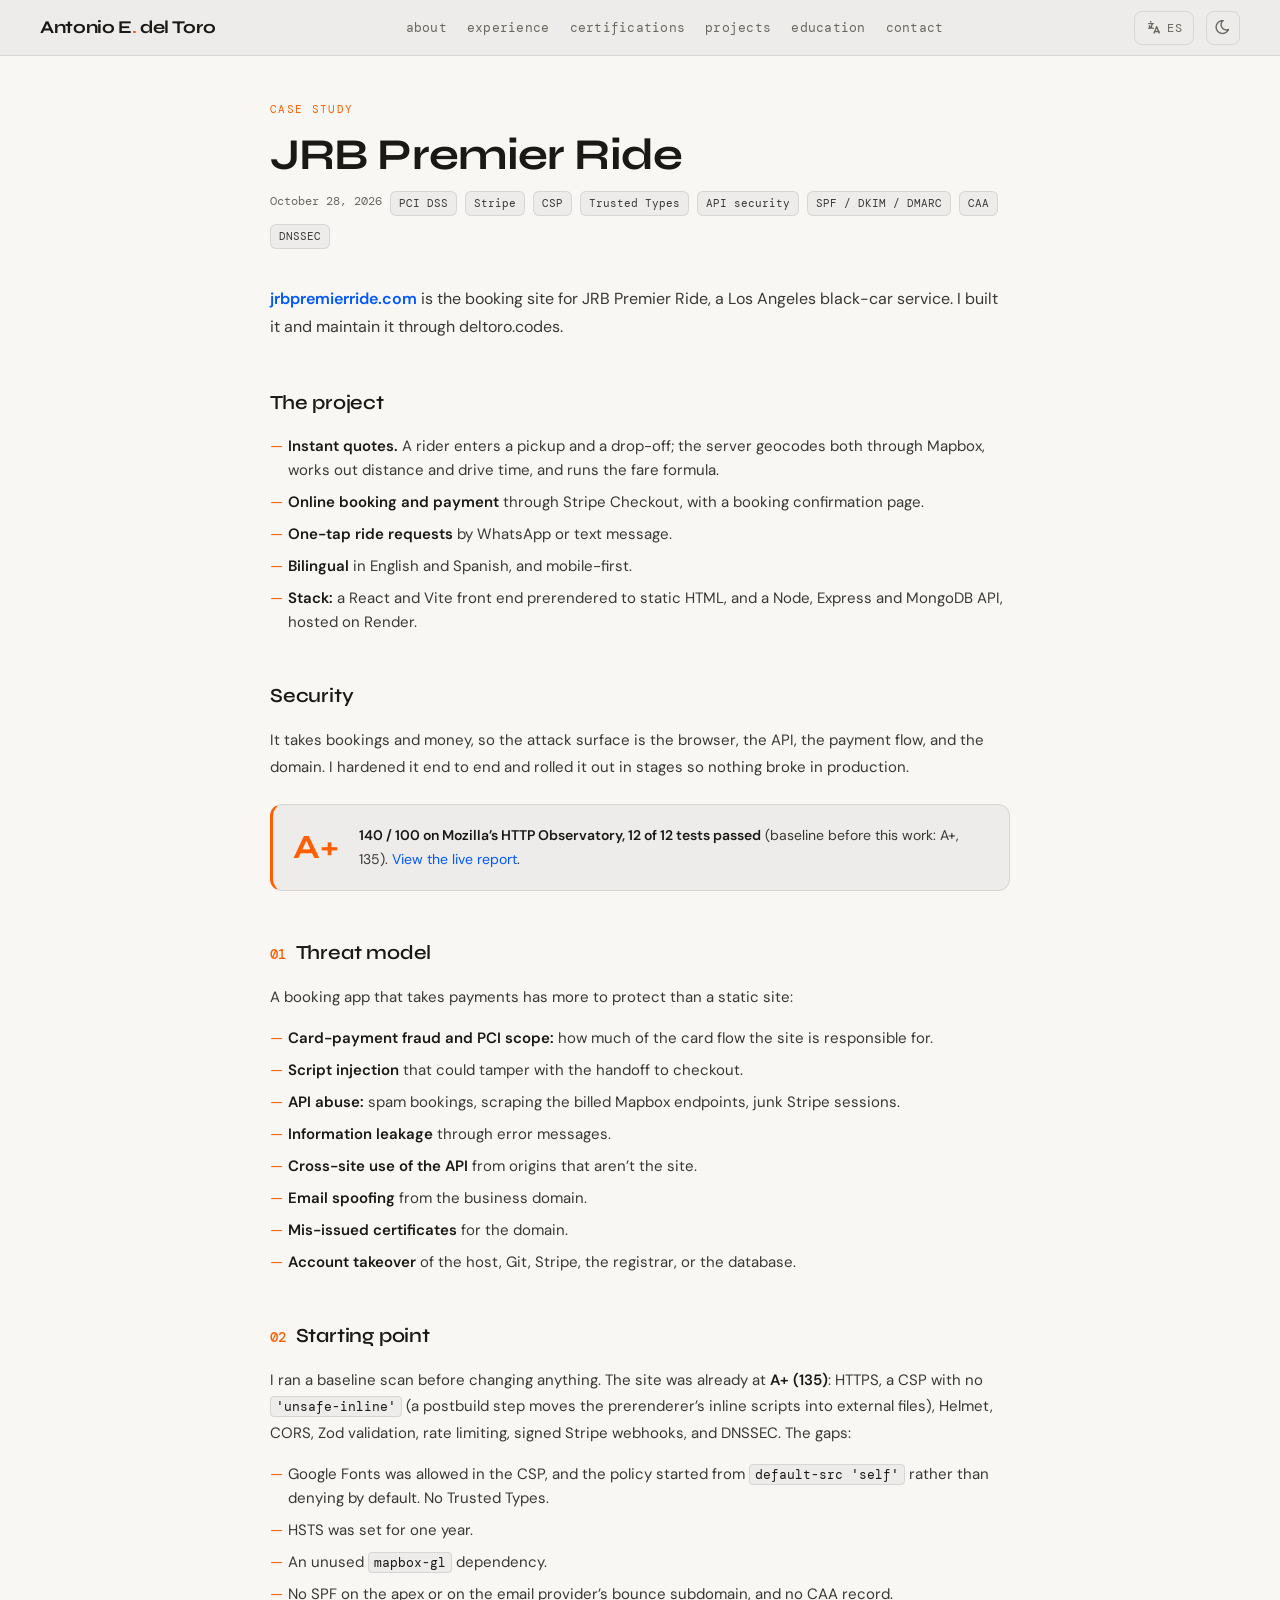
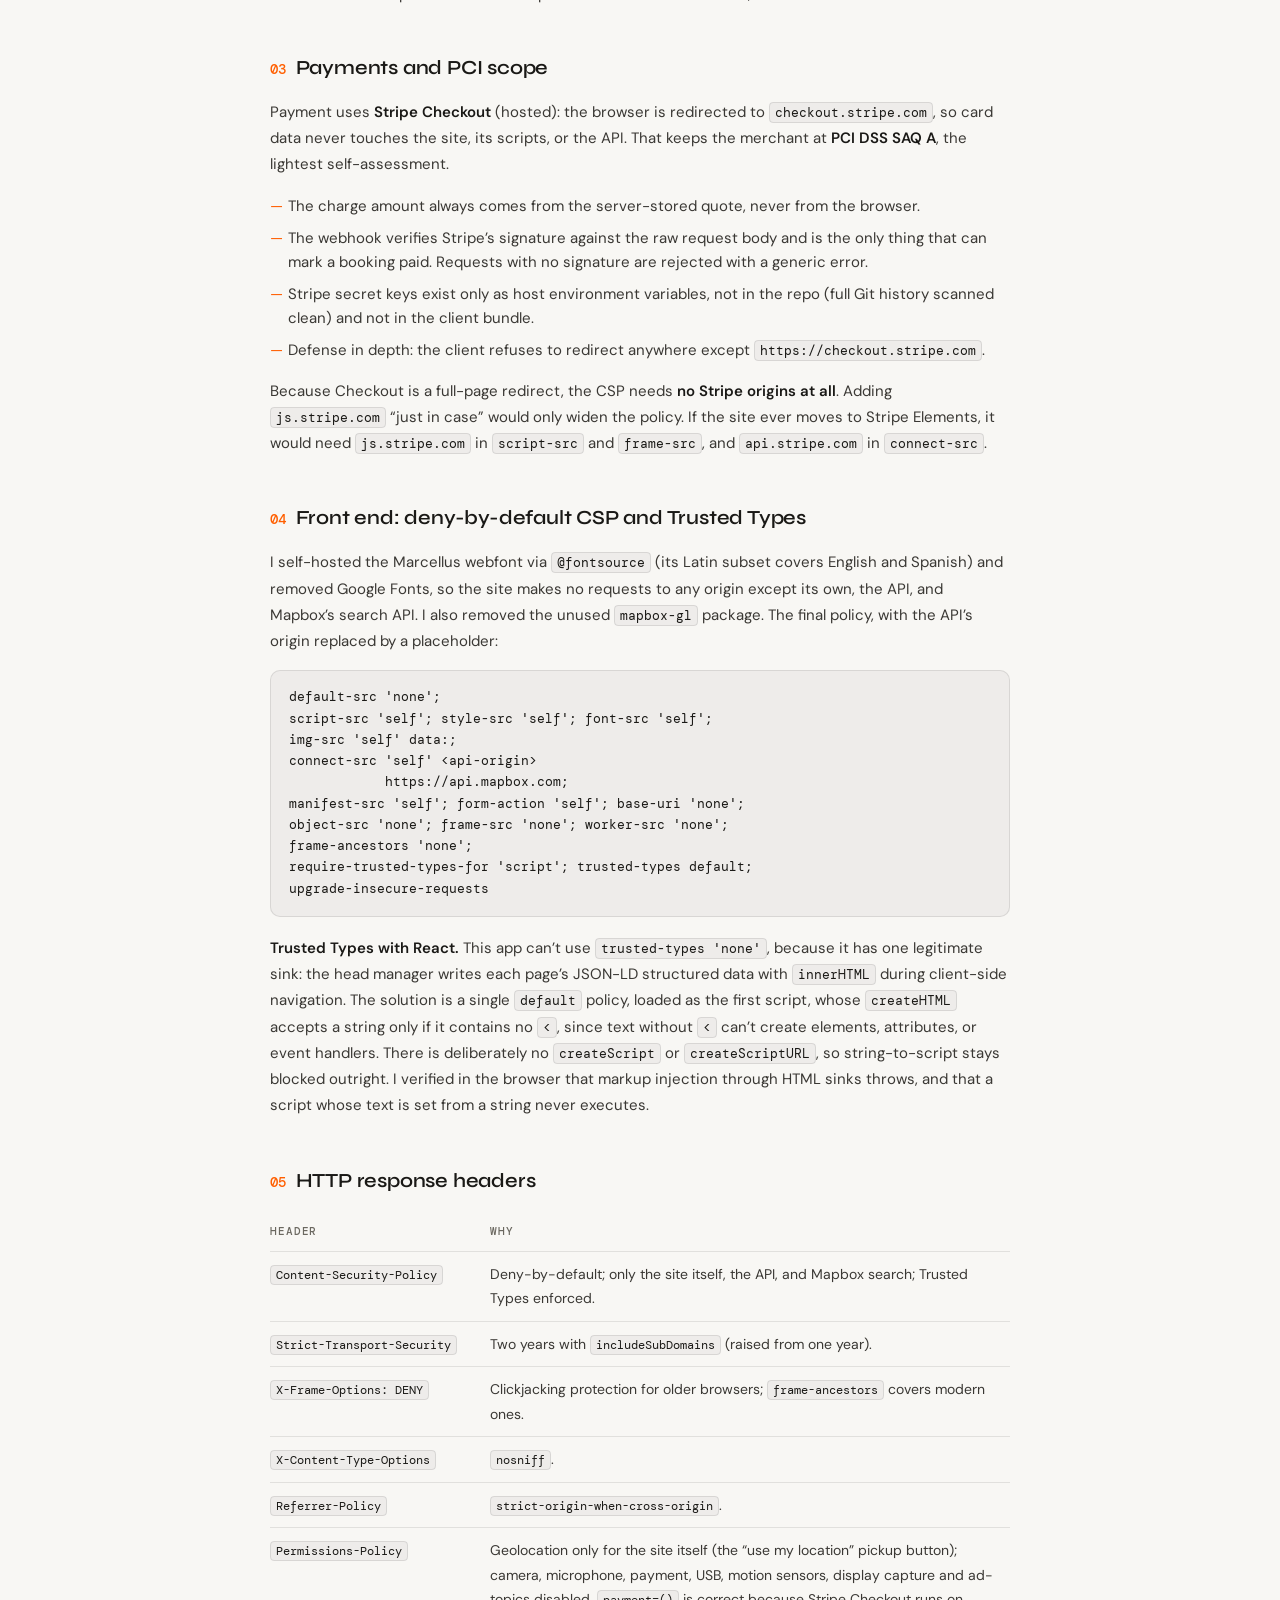
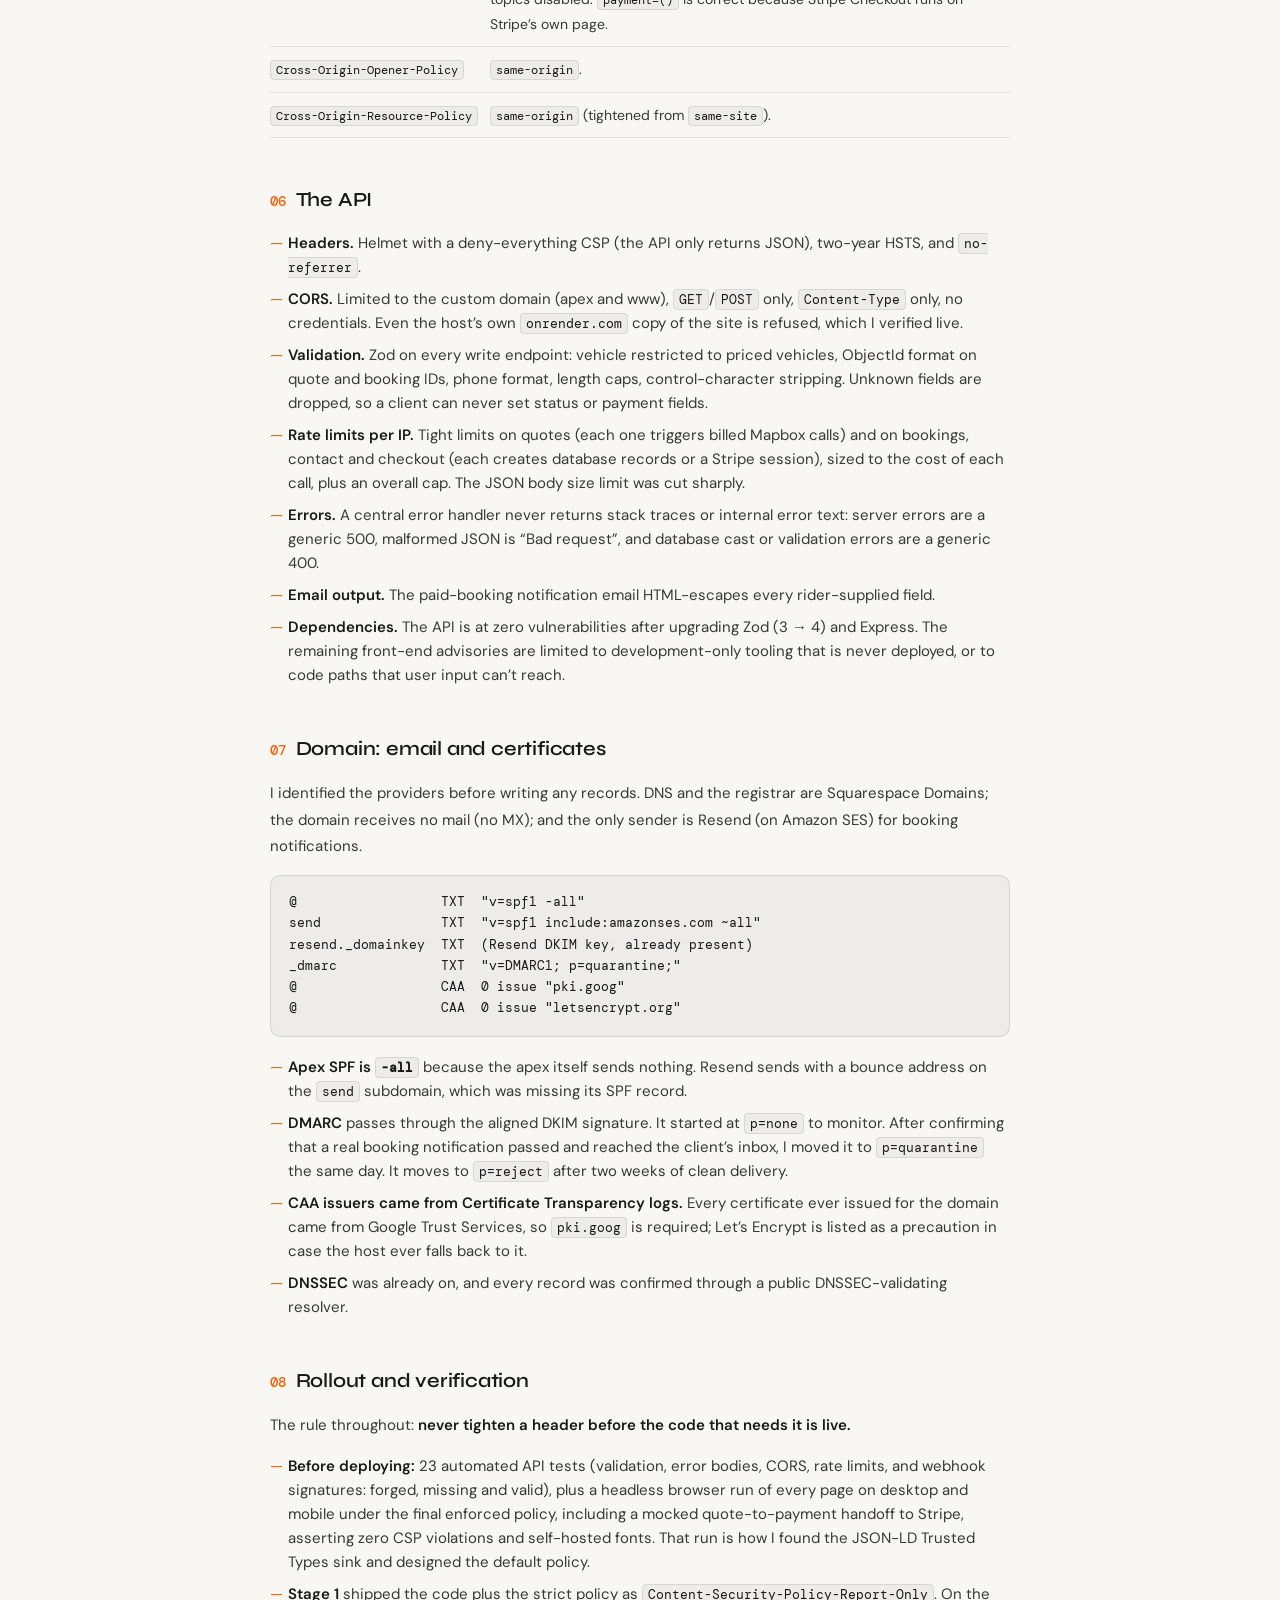
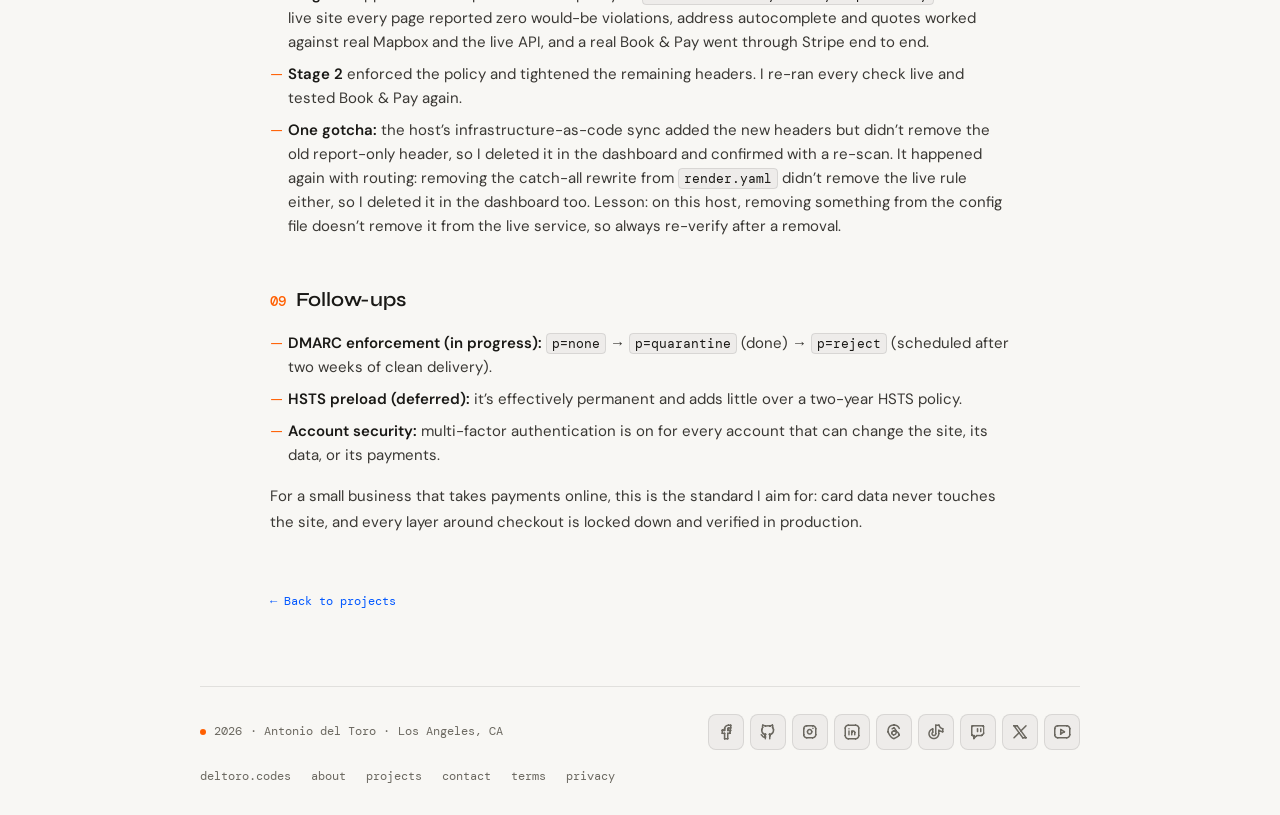
<file: jrb-hardening.html>
<!DOCTYPE html>
<html lang="en">
<head>
<meta charset="UTF-8">
<meta name="viewport" content="width=device-width, initial-scale=1.0">

<!-- Security: Content Security Policy (defense-in-depth) + referrer policy -->
<meta http-equiv="Content-Security-Policy" content="default-src 'none'; script-src 'self'; style-src 'self'; font-src 'self'; img-src 'self' data:; manifest-src 'self'; form-action 'self'; base-uri 'none'; object-src 'none'; frame-src 'none'; worker-src 'none'; require-trusted-types-for 'script'; trusted-types 'none'; upgrade-insecure-requests">
<meta name="referrer" content="strict-origin-when-cross-origin">
<meta name="robots" content="index, follow">

<title>JRB Premier Ride: Case Study | Antonio E. del Toro</title>
<meta name="description" content="How I hardened jrbpremierride.com, a MERN booking app with Stripe payments: PCI DSS SAQ A scope, a deny-by-default CSP with Trusted Types, API hardening, and email/certificate DNS controls. A+ (140/100) on Mozilla's HTTP Observatory.">
<meta name="author" content="Antonio E. del Toro">
<link rel="canonical" href="https://www.antonioedeltoro.com/jrb-hardening.html">
<link rel="icon" type="image/png" href="favicon.png">
<meta name="theme-color" content="#FF5F00">

<meta property="og:type" content="article">
<meta property="og:url" content="https://www.antonioedeltoro.com/jrb-hardening.html">
<meta property="og:title" content="JRB Premier Ride: Case Study">
<meta property="og:description" content="The browser, the API, the payment flow, and the domain, hardened end to end and rolled out in stages. A+ (140/100) on Mozilla's HTTP Observatory.">
<meta property="og:image" content="https://www.antonioedeltoro.com/og-image.jpg">
<meta property="og:site_name" content="Antonio E. del Toro">
<meta name="twitter:card" content="summary_large_image">
<meta name="twitter:creator" content="@antonioedeltoro">

<link rel="preload" href="fonts/dm-sans-latin-opsz-normal.woff2" as="font" type="font/woff2" crossorigin>
<link rel="stylesheet" href="fonts.css">

<!-- Shared nav + footer -->
<link rel="stylesheet" href="chrome.css">
<script defer src="chrome.js"></script>

<!-- Set theme + language before paint to avoid a flash of the wrong state -->
<script src="theme-init.js"></script>

<link rel="stylesheet" href="writeup.css">
</head>
<body>

  <div id="site-nav"></div>

  <main>
    <!-- ENGLISH -->
    <article data-l="en">
      <div class="eyebrow">Case study</div>
      <h1>JRB Premier Ride</h1>
      <div class="meta-row">
        <span class="updated">October 28, 2026</span>
        <span class="pill">PCI DSS</span><span class="pill">Stripe</span><span class="pill">CSP</span><span class="pill">Trusted Types</span><span class="pill">API security</span><span class="pill">SPF / DKIM / DMARC</span><span class="pill">CAA</span><span class="pill">DNSSEC</span>
      </div>

      <p class="intro"><strong><a href="https://jrbpremierride.com/" target="_blank" rel="noopener">jrbpremierride.com</a></strong> is the booking site for JRB Premier Ride, a Los Angeles black-car service. I built it and maintain it through deltoro.codes.</p>

      <h2>The project</h2>
      <ul>
        <li><strong>Instant quotes.</strong> A rider enters a pickup and a drop-off; the server geocodes both through Mapbox, works out distance and drive time, and runs the fare formula.</li>
        <li><strong>Online booking and payment</strong> through Stripe Checkout, with a booking confirmation page.</li>
        <li><strong>One-tap ride requests</strong> by WhatsApp or text message.</li>
        <li><strong>Bilingual</strong> in English and Spanish, and mobile-first.</li>
        <li><strong>Stack:</strong> a React and Vite front end prerendered to static HTML, and a Node, Express and MongoDB API, hosted on Render.</li>
      </ul>

      <h2>Security</h2>
      <p>It takes bookings and money, so the attack surface is the browser, the API, the payment flow, and the domain. I hardened it end to end and rolled it out in stages so nothing broke in production.</p>

      <div class="result">
        <div class="grade">A+</div>
        <p><strong>140 / 100 on Mozilla&rsquo;s HTTP Observatory, 12 of 12 tests passed</strong> (baseline before this work: A+, 135). <a href="https://developer.mozilla.org/en-US/observatory/analyze?host=jrbpremierride.com" target="_blank" rel="noopener">View the live report</a>.</p>
      </div>

      <h2><span class="num">01</span>Threat model</h2>
      <p>A booking app that takes payments has more to protect than a static site:</p>
      <ul>
        <li><strong>Card-payment fraud and PCI scope:</strong> how much of the card flow the site is responsible for.</li>
        <li><strong>Script injection</strong> that could tamper with the handoff to checkout.</li>
        <li><strong>API abuse:</strong> spam bookings, scraping the billed Mapbox endpoints, junk Stripe sessions.</li>
        <li><strong>Information leakage</strong> through error messages.</li>
        <li><strong>Cross-site use of the API</strong> from origins that aren&rsquo;t the site.</li>
        <li><strong>Email spoofing</strong> from the business domain.</li>
        <li><strong>Mis-issued certificates</strong> for the domain.</li>
        <li><strong>Account takeover</strong> of the host, Git, Stripe, the registrar, or the database.</li>
      </ul>

      <h2><span class="num">02</span>Starting point</h2>
      <p>I ran a baseline scan before changing anything. The site was already at <strong>A+ (135)</strong>: HTTPS, a CSP with no <code>'unsafe-inline'</code> (a postbuild step moves the prerenderer&rsquo;s inline scripts into external files), Helmet, CORS, Zod validation, rate limiting, signed Stripe webhooks, and DNSSEC. The gaps:</p>
      <ul>
        <li>Google Fonts was allowed in the CSP, and the policy started from <code>default-src 'self'</code> rather than denying by default. No Trusted Types.</li>
        <li>HSTS was set for one year.</li>
        <li>An unused <code>mapbox-gl</code> dependency.</li>
        <li>No SPF on the apex or on the email provider&rsquo;s bounce subdomain, and no CAA record.</li>
      </ul>

      <h2><span class="num">03</span>Payments and PCI scope</h2>
      <p>Payment uses <strong>Stripe Checkout</strong> (hosted): the browser is redirected to <code>checkout.stripe.com</code>, so card data never touches the site, its scripts, or the API. That keeps the merchant at <strong>PCI DSS SAQ A</strong>, the lightest self-assessment.</p>
      <ul>
        <li>The charge amount always comes from the server-stored quote, never from the browser.</li>
        <li>The webhook verifies Stripe&rsquo;s signature against the raw request body and is the only thing that can mark a booking paid. Requests with no signature are rejected with a generic error.</li>
        <li>Stripe secret keys exist only as host environment variables, not in the repo (full Git history scanned clean) and not in the client bundle.</li>
        <li>Defense in depth: the client refuses to redirect anywhere except <code>https://checkout.stripe.com</code>.</li>
      </ul>
      <p>Because Checkout is a full-page redirect, the CSP needs <strong>no Stripe origins at all</strong>. Adding <code>js.stripe.com</code> &ldquo;just in case&rdquo; would only widen the policy. If the site ever moves to Stripe Elements, it would need <code>js.stripe.com</code> in <code>script-src</code> and <code>frame-src</code>, and <code>api.stripe.com</code> in <code>connect-src</code>.</p>

      <h2><span class="num">04</span>Front end: deny-by-default CSP and Trusted Types</h2>
      <p>I self-hosted the Marcellus webfont via <code>@fontsource</code> (its Latin subset covers English and Spanish) and removed Google Fonts, so the site makes no requests to any origin except its own, the API, and Mapbox&rsquo;s search API. I also removed the unused <code>mapbox-gl</code> package. The final policy, with the API&rsquo;s origin replaced by a placeholder:</p>
      <pre><code>default-src 'none';
script-src 'self'; style-src 'self'; font-src 'self';
img-src 'self' data:;
connect-src 'self' &lt;api-origin&gt;
            https://api.mapbox.com;
manifest-src 'self'; form-action 'self'; base-uri 'none';
object-src 'none'; frame-src 'none'; worker-src 'none';
frame-ancestors 'none';
require-trusted-types-for 'script'; trusted-types default;
upgrade-insecure-requests</code></pre>
      <p><strong>Trusted Types with React.</strong> This app can&rsquo;t use <code>trusted-types 'none'</code>, because it has one legitimate sink: the head manager writes each page&rsquo;s JSON-LD structured data with <code>innerHTML</code> during client-side navigation. The solution is a single <code>default</code> policy, loaded as the first script, whose <code>createHTML</code> accepts a string only if it contains no <code>&lt;</code>, since text without <code>&lt;</code> can&rsquo;t create elements, attributes, or event handlers. There is deliberately no <code>createScript</code> or <code>createScriptURL</code>, so string-to-script stays blocked outright. I verified in the browser that markup injection through HTML sinks throws, and that a script whose text is set from a string never executes.</p>

      <h2><span class="num">05</span>HTTP response headers</h2>
      <div class="table-wrap">
        <table>
          <thead><tr><th>Header</th><th>Why</th></tr></thead>
          <tbody>
            <tr><td><code>Content-Security-Policy</code></td><td>Deny-by-default; only the site itself, the API, and Mapbox search; Trusted Types enforced.</td></tr>
            <tr><td><code>Strict-Transport-Security</code></td><td>Two years with <code>includeSubDomains</code> (raised from one year).</td></tr>
            <tr><td><code>X-Frame-Options: DENY</code></td><td>Clickjacking protection for older browsers; <code>frame-ancestors</code> covers modern ones.</td></tr>
            <tr><td><code>X-Content-Type-Options</code></td><td><code>nosniff</code>.</td></tr>
            <tr><td><code>Referrer-Policy</code></td><td><code>strict-origin-when-cross-origin</code>.</td></tr>
            <tr><td><code>Permissions-Policy</code></td><td>Geolocation only for the site itself (the &ldquo;use my location&rdquo; pickup button); camera, microphone, payment, USB, motion sensors, display capture and ad-topics disabled. <code>payment=()</code> is correct because Stripe Checkout runs on Stripe&rsquo;s own page.</td></tr>
            <tr><td><code>Cross-Origin-Opener-Policy</code></td><td><code>same-origin</code>.</td></tr>
            <tr><td><code>Cross-Origin-Resource-Policy</code></td><td><code>same-origin</code> (tightened from <code>same-site</code>).</td></tr>
          </tbody>
        </table>
      </div>

      <h2><span class="num">06</span>The API</h2>
      <ul>
        <li><strong>Headers.</strong> Helmet with a deny-everything CSP (the API only returns JSON), two-year HSTS, and <code>no-referrer</code>.</li>
        <li><strong>CORS.</strong> Limited to the custom domain (apex and www), <code>GET</code>/<code>POST</code> only, <code>Content-Type</code> only, no credentials. Even the host&rsquo;s own <code>onrender.com</code> copy of the site is refused, which I verified live.</li>
        <li><strong>Validation.</strong> Zod on every write endpoint: vehicle restricted to priced vehicles, ObjectId format on quote and booking IDs, phone format, length caps, control-character stripping. Unknown fields are dropped, so a client can never set status or payment fields.</li>
        <li><strong>Rate limits per IP.</strong> Tight limits on quotes (each one triggers billed Mapbox calls) and on bookings, contact and checkout (each creates database records or a Stripe session), sized to the cost of each call, plus an overall cap. The JSON body size limit was cut sharply.</li>
        <li><strong>Errors.</strong> A central error handler never returns stack traces or internal error text: server errors are a generic 500, malformed JSON is &ldquo;Bad request&rdquo;, and database cast or validation errors are a generic 400.</li>
        <li><strong>Email output.</strong> The paid-booking notification email HTML-escapes every rider-supplied field.</li>
        <li><strong>Dependencies.</strong> The API is at zero vulnerabilities after upgrading Zod (3&nbsp;&rarr;&nbsp;4) and Express. The remaining front-end advisories are limited to development-only tooling that is never deployed, or to code paths that user input can&rsquo;t reach.</li>
      </ul>

      <h2><span class="num">07</span>Domain: email and certificates</h2>
      <p>I identified the providers before writing any records. DNS and the registrar are Squarespace Domains; the domain receives no mail (no MX); and the only sender is Resend (on Amazon SES) for booking notifications.</p>
      <pre><code>@                  TXT  "v=spf1 -all"
send               TXT  "v=spf1 include:amazonses.com ~all"
resend._domainkey  TXT  (Resend DKIM key, already present)
_dmarc             TXT  "v=DMARC1; p=quarantine;"
@                  CAA  0 issue "pki.goog"
@                  CAA  0 issue "letsencrypt.org"</code></pre>
      <ul>
        <li><strong>Apex SPF is <code>-all</code></strong> because the apex itself sends nothing. Resend sends with a bounce address on the <code>send</code> subdomain, which was missing its SPF record.</li>
        <li><strong>DMARC</strong> passes through the aligned DKIM signature. It started at <code>p=none</code> to monitor. After confirming that a real booking notification passed and reached the client&rsquo;s inbox, I moved it to <code>p=quarantine</code> the same day. It moves to <code>p=reject</code> after two weeks of clean delivery.</li>
        <li><strong>CAA issuers came from Certificate Transparency logs.</strong> Every certificate ever issued for the domain came from Google Trust Services, so <code>pki.goog</code> is required; Let&rsquo;s Encrypt is listed as a precaution in case the host ever falls back to it.</li>
        <li><strong>DNSSEC</strong> was already on, and every record was confirmed through a public DNSSEC-validating resolver.</li>
      </ul>

      <h2><span class="num">08</span>Rollout and verification</h2>
      <p>The rule throughout: <strong>never tighten a header before the code that needs it is live.</strong></p>
      <ul>
        <li><strong>Before deploying:</strong> 23 automated API tests (validation, error bodies, CORS, rate limits, and webhook signatures: forged, missing and valid), plus a headless browser run of every page on desktop and mobile under the final enforced policy, including a mocked quote-to-payment handoff to Stripe, asserting zero CSP violations and self-hosted fonts. That run is how I found the JSON-LD Trusted Types sink and designed the default policy.</li>
        <li><strong>Stage 1</strong> shipped the code plus the strict policy as <code>Content-Security-Policy-Report-Only</code>. On the live site every page reported zero would-be violations, address autocomplete and quotes worked against real Mapbox and the live API, and a real Book &amp; Pay went through Stripe end to end.</li>
        <li><strong>Stage 2</strong> enforced the policy and tightened the remaining headers. I re-ran every check live and tested Book &amp; Pay again.</li>
        <li><strong>One gotcha:</strong> the host&rsquo;s infrastructure-as-code sync added the new headers but didn&rsquo;t remove the old report-only header, so I deleted it in the dashboard and confirmed with a re-scan. It happened again with routing: removing the catch-all rewrite from <code>render.yaml</code> didn&rsquo;t remove the live rule either, so I deleted it in the dashboard too. Lesson: on this host, removing something from the config file doesn&rsquo;t remove it from the live service, so always re-verify after a removal.</li>
      </ul>

      <h2><span class="num">09</span>Follow-ups</h2>
      <ul>
        <li><strong>DMARC enforcement (in progress):</strong> <code>p=none</code> &rarr; <code>p=quarantine</code> (done) &rarr; <code>p=reject</code> (scheduled after two weeks of clean delivery).</li>
        <li><strong>HSTS preload (deferred):</strong> it&rsquo;s effectively permanent and adds little over a two-year HSTS policy.</li>
        <li><strong>Account security:</strong> multi-factor authentication is on for every account that can change the site, its data, or its payments.</li>
      </ul>

      <p>For a small business that takes payments online, this is the standard I aim for: card data never touches the site, and every layer around checkout is locked down and verified in production.</p>

      <a class="back" href="index.html#projects">&larr; Back to projects</a>
    </article>

    <!-- ESPAÑOL -->
    <article data-l="es">
      <div class="eyebrow">Caso de estudio</div>
      <h1>JRB Premier Ride</h1>
      <div class="meta-row">
        <span class="updated">28 de octubre de 2026</span>
        <span class="pill">PCI DSS</span><span class="pill">Stripe</span><span class="pill">CSP</span><span class="pill">Trusted Types</span><span class="pill">Seguridad de API</span><span class="pill">SPF / DKIM / DMARC</span><span class="pill">CAA</span><span class="pill">DNSSEC</span>
      </div>

      <p class="intro"><strong><a href="https://jrbpremierride.com/" target="_blank" rel="noopener">jrbpremierride.com</a></strong> es el sitio de reservas de JRB Premier Ride, un servicio de autos ejecutivos en Los Ángeles. Lo desarrollé y lo mantengo a través de deltoro.codes.</p>

      <h2>El proyecto</h2>
      <ul>
        <li><strong>Cotizaciones instantáneas.</strong> El pasajero indica el punto de recogida y el destino; el servidor geocodifica ambos con Mapbox, calcula la distancia y el tiempo de viaje, y aplica la fórmula de tarifas.</li>
        <li><strong>Reservas y pagos en línea</strong> con Stripe Checkout, con una página de confirmación de la reserva.</li>
        <li><strong>Solicitudes de viaje con un toque</strong> por WhatsApp o mensaje de texto.</li>
        <li><strong>Bilingüe</strong> en inglés y español, y diseñado primero para móviles.</li>
        <li><strong>Stack:</strong> un front end en React y Vite prerrenderizado a HTML estático, y una API en Node, Express y MongoDB, alojados en Render.</li>
      </ul>

      <h2>Seguridad</h2>
      <p>Este sitio recibe reservas y dinero, así que la superficie de ataque abarca el navegador, la API, el flujo de pago y el dominio. Lo protegí de principio a fin y lo implementé por etapas para que nada fallara en producción.</p>

      <div class="result">
        <div class="grade">A+</div>
        <p><strong>140 / 100 en el HTTP Observatory de Mozilla, 12 de 12 pruebas superadas</strong> (punto de partida antes de este trabajo: A+, 135). <a href="https://developer.mozilla.org/en-US/observatory/analyze?host=jrbpremierride.com" target="_blank" rel="noopener">Ver el informe en vivo</a>.</p>
      </div>

      <h2><span class="num">01</span>Modelo de amenazas</h2>
      <p>Una aplicación de reservas que cobra tiene más que proteger que un sitio estático:</p>
      <ul>
        <li><strong>Fraude con tarjetas y alcance de PCI</strong>: cuánta parte del flujo de la tarjeta queda bajo la responsabilidad del sitio.</li>
        <li><strong>Inyección de scripts</strong> que podría alterar el paso hacia el pago.</li>
        <li><strong>Abuso de la API</strong>: reservas falsas, extracción masiva de los endpoints de Mapbox que se cobran por uso, sesiones basura de Stripe.</li>
        <li><strong>Filtración de información</strong> a través de los mensajes de error.</li>
        <li><strong>Uso de la API desde otros sitios</strong> que no son el propio.</li>
        <li><strong>Suplantación de correo</strong> desde el dominio de la empresa.</li>
        <li><strong>Certificados emitidos indebidamente</strong> para el dominio.</li>
        <li><strong>Toma de control de cuentas</strong>: el proveedor de alojamiento, Git, Stripe, el registrador o la base de datos.</li>
      </ul>

      <h2><span class="num">02</span>Punto de partida</h2>
      <p>Antes de cambiar nada, hice un análisis de referencia. El sitio ya tenía <strong>A+ (135)</strong>: HTTPS, una CSP sin <code>'unsafe-inline'</code> (un paso posterior a la compilación traslada los scripts en línea del prerrenderizador a archivos externos), Helmet, CORS, validación con Zod, límites de solicitudes, webhooks de Stripe firmados y DNSSEC. Las deficiencias:</p>
      <ul>
        <li>La CSP permitía Google Fonts y partía de <code>default-src 'self'</code> en lugar de denegar todo por defecto. Sin Trusted Types.</li>
        <li>HSTS estaba configurado a un año.</li>
        <li>Una dependencia <code>mapbox-gl</code> sin usar.</li>
        <li>Sin SPF en el dominio raíz ni en el subdominio de rebotes del proveedor de correo, y sin registro CAA.</li>
      </ul>

      <h2><span class="num">03</span>Pagos y alcance de PCI</h2>
      <p>El pago usa <strong>Stripe Checkout</strong> (alojado por Stripe): el navegador se redirige a <code>checkout.stripe.com</code>, así que los datos de la tarjeta nunca pasan por el sitio, sus scripts ni la API. Eso mantiene al comercio en <strong>PCI DSS SAQ A</strong>, la autoevaluación más sencilla.</p>
      <ul>
        <li>El monto del cobro siempre proviene de la cotización guardada en el servidor, nunca del navegador.</li>
        <li>El webhook verifica la firma de Stripe sobre el cuerpo original de la solicitud y es lo único que puede marcar una reserva como pagada. Las solicitudes sin firma se rechazan con un error genérico.</li>
        <li>Las claves secretas de Stripe existen únicamente como variables de entorno en el servidor: no están en el repositorio (se revisó todo el historial de Git sin hallazgos) ni en el paquete del cliente.</li>
        <li>Defensa en profundidad: el cliente se niega a redirigir a cualquier destino que no sea <code>https://checkout.stripe.com</code>.</li>
      </ul>
      <p>Como Checkout es una redirección de página completa, la CSP <strong>no necesita ningún origen de Stripe</strong>. Agregar <code>js.stripe.com</code> &laquo;por si acaso&raquo; solo ampliaría la política. Si algún día el sitio pasa a Stripe Elements, necesitará <code>js.stripe.com</code> en <code>script-src</code> y <code>frame-src</code>, y <code>api.stripe.com</code> en <code>connect-src</code>.</p>

      <h2><span class="num">04</span>Front end: CSP que deniega por defecto y Trusted Types</h2>
      <p>Alojé la tipografía Marcellus en el propio sitio mediante <code>@fontsource</code> (su subconjunto latino cubre el inglés y el español) y eliminé Google Fonts, de modo que el sitio no hace solicitudes a ningún origen salvo el propio, la API y la API de búsqueda de Mapbox. También eliminé el paquete <code>mapbox-gl</code>, que no se usaba. La política final, con el origen de la API sustituido por un marcador de posición:</p>
      <pre><code>default-src 'none';
script-src 'self'; style-src 'self'; font-src 'self';
img-src 'self' data:;
connect-src 'self' &lt;api-origin&gt;
            https://api.mapbox.com;
manifest-src 'self'; form-action 'self'; base-uri 'none';
object-src 'none'; frame-src 'none'; worker-src 'none';
frame-ancestors 'none';
require-trusted-types-for 'script'; trusted-types default;
upgrade-insecure-requests</code></pre>
      <p><strong>Trusted Types con React.</strong> Esta aplicación no puede usar <code>trusted-types 'none'</code>, porque tiene un punto de inserción legítimo: el gestor del <code>&lt;head&gt;</code> escribe los datos estructurados JSON-LD de cada página con <code>innerHTML</code> durante la navegación del lado del cliente. La solución es una única política <code>default</code>, cargada como el primer script, cuyo <code>createHTML</code> solo acepta una cadena si no contiene <code>&lt;</code>: un texto sin <code>&lt;</code> no puede crear elementos, atributos ni manejadores de eventos. A propósito no tiene <code>createScript</code> ni <code>createScriptURL</code>, así que convertir una cadena en script sigue bloqueado por completo. Comprobé en el navegador que inyectar marcado a través de los puntos de inserción de HTML genera un error, y que un script cuyo texto se asigna desde una cadena nunca se ejecuta.</p>

      <h2><span class="num">05</span>Encabezados de respuesta HTTP</h2>
      <div class="table-wrap">
        <table>
          <thead><tr><th>Encabezado</th><th>Propósito</th></tr></thead>
          <tbody>
            <tr><td><code>Content-Security-Policy</code></td><td>Deniega por defecto; solo el propio sitio, la API y la búsqueda de Mapbox; Trusted Types aplicado.</td></tr>
            <tr><td><code>Strict-Transport-Security</code></td><td>Dos años con <code>includeSubDomains</code> (antes, un año).</td></tr>
            <tr><td><code>X-Frame-Options: DENY</code></td><td>Protección contra clickjacking para navegadores antiguos; <code>frame-ancestors</code> cubre los modernos.</td></tr>
            <tr><td><code>X-Content-Type-Options</code></td><td><code>nosniff</code>.</td></tr>
            <tr><td><code>Referrer-Policy</code></td><td><code>strict-origin-when-cross-origin</code>.</td></tr>
            <tr><td><code>Permissions-Policy</code></td><td>Ubicación permitida solo para el propio sitio (el botón &laquo;usar mi ubicación&raquo; para el punto de recogida); cámara, micrófono, pagos, USB, sensores de movimiento, captura de pantalla y temas publicitarios desactivados. <code>payment=()</code> es correcto porque Stripe Checkout se ejecuta en la página de Stripe.</td></tr>
            <tr><td><code>Cross-Origin-Opener-Policy</code></td><td><code>same-origin</code>.</td></tr>
            <tr><td><code>Cross-Origin-Resource-Policy</code></td><td><code>same-origin</code> (antes, <code>same-site</code>).</td></tr>
          </tbody>
        </table>
      </div>

      <h2><span class="num">06</span>La API</h2>
      <ul>
        <li><strong>Encabezados.</strong> Helmet con una CSP que lo deniega todo (la API solo devuelve JSON), HSTS de dos años y <code>no-referrer</code>.</li>
        <li><strong>CORS.</strong> Limitado al dominio propio (raíz y www), solo <code>GET</code>/<code>POST</code>, solo el encabezado <code>Content-Type</code>, sin credenciales. Incluso la copia del sitio en <code>onrender.com</code> del propio proveedor queda rechazada; se verificó en vivo.</li>
        <li><strong>Validación.</strong> Zod en todos los endpoints de escritura: el vehículo se limita a los que tienen precio, formato de ObjectId en los identificadores de cotizaciones y reservas, formato de teléfono, longitudes máximas y eliminación de caracteres de control. Los campos desconocidos se descartan, así que un cliente nunca puede asignar campos de estado o de pago.</li>
        <li><strong>Límites de solicitudes por IP.</strong> Límites estrictos en las cotizaciones (cada una genera llamadas a Mapbox que se cobran) y en las reservas, el contacto y el pago (cada una crea registros en la base de datos o una sesión de Stripe), ajustados al costo de cada llamada, además de un límite general. El tamaño máximo del cuerpo JSON se redujo considerablemente.</li>
        <li><strong>Errores.</strong> Un gestor central de errores nunca devuelve trazas de pila ni texto interno: los errores del servidor son un 500 genérico, el JSON mal formado devuelve &laquo;Bad request&raquo; y los errores de conversión o validación de la base de datos son un 400 genérico.</li>
        <li><strong>Correos salientes.</strong> El correo de notificación de reservas pagadas escapa en HTML todos los campos escritos por el pasajero.</li>
        <li><strong>Dependencias.</strong> La API quedó sin vulnerabilidades tras actualizar Zod (3&nbsp;&rarr;&nbsp;4) y Express. Los avisos que quedan en el front end se limitan a herramientas de desarrollo que nunca se despliegan o a partes del código a las que no llega ninguna entrada del usuario.</li>
      </ul>

      <h2><span class="num">07</span>Dominio: correo y certificados</h2>
      <p>Identifiqué a los proveedores antes de escribir cualquier registro. El DNS y el registrador son Squarespace Domains; el dominio no recibe correo (sin MX); y el único remitente es Resend (sobre Amazon SES), para las notificaciones de reservas.</p>
      <pre><code>@                  TXT  "v=spf1 -all"
send               TXT  "v=spf1 include:amazonses.com ~all"
resend._domainkey  TXT  (Resend DKIM key, already present)
_dmarc             TXT  "v=DMARC1; p=quarantine;"
@                  CAA  0 issue "pki.goog"
@                  CAA  0 issue "letsencrypt.org"</code></pre>
      <ul>
        <li><strong>El SPF del dominio raíz es <code>-all</code></strong> porque la raíz no envía nada. Resend envía con una dirección de rebote en el subdominio <code>send</code>, al que le faltaba su registro SPF.</li>
        <li><strong>DMARC</strong> se cumple gracias a la firma DKIM alineada. Empezó en <code>p=none</code> para monitorear. Tras confirmar que una notificación de reserva real pasó la verificación y llegó a la bandeja de entrada del cliente, lo cambié a <code>p=quarantine</code> ese mismo día. Pasará a <code>p=reject</code> después de dos semanas de entregas sin problemas.</li>
        <li><strong>Las autoridades del CAA salieron de los registros de Certificate Transparency.</strong> Todos los certificados emitidos para el dominio provienen de Google Trust Services, así que <code>pki.goog</code> es obligatorio; Let&rsquo;s Encrypt se incluye como precaución por si el proveedor alguna vez recurre a él.</li>
        <li><strong>DNSSEC</strong> ya estaba activado, y cada registro se confirmó mediante un resolutor público que valida DNSSEC.</li>
      </ul>

      <h2><span class="num">08</span>Implementación y verificación</h2>
      <p>La regla en todo momento: <strong>nunca endurecer un encabezado antes de que esté en producción el código que lo necesita.</strong></p>
      <ul>
        <li><strong>Antes del despliegue:</strong> 23 pruebas automatizadas de la API (validación, cuerpos de error, CORS, límites de solicitudes y firmas de webhook falsificadas, ausentes y válidas), además de un navegador sin interfaz que recorrió cada página en escritorio y en móvil bajo la política final aplicada, incluido un paso simulado de cotización a pago en Stripe, y verificó que no hubiera ninguna violación de la CSP y que las fuentes fueran propias. Esa prueba es la que me permitió descubrir el punto de inserción de Trusted Types en el JSON-LD y diseñar la política <code>default</code>.</li>
        <li><strong>Etapa 1:</strong> se publicó el código junto con la política estricta como <code>Content-Security-Policy-Report-Only</code>. En el sitio en vivo, ninguna página reportó posibles violaciones, el autocompletado de direcciones y las cotizaciones funcionaron con Mapbox real y la API en producción, y una reserva real con pago completó el recorrido por Stripe de principio a fin.</li>
        <li><strong>Etapa 2:</strong> se aplicó la política y se endurecieron los demás encabezados. Repetí todas las verificaciones en vivo y volví a probar la reserva con pago.</li>
        <li><strong>Un imprevisto:</strong> la sincronización de infraestructura como código del proveedor agregó los encabezados nuevos, pero no eliminó el antiguo encabezado de solo reporte, así que lo borré desde el panel y lo confirmé con un nuevo análisis. Volvió a ocurrir con el enrutamiento: quitar la regla de reescritura general de <code>render.yaml</code> tampoco eliminó la regla activa, así que también la borré desde el panel. Lección: en este proveedor, quitar algo del archivo de configuración no lo quita del servicio en vivo; siempre hay que volver a verificar después de eliminar algo.</li>
      </ul>

      <h2><span class="num">09</span>Seguimiento</h2>
      <ul>
        <li><strong>En curso: aplicación de DMARC:</strong> <code>p=none</code> &rarr; <code>p=quarantine</code> (hecho) &rarr; <code>p=reject</code> (programado tras dos semanas de entregas sin problemas).</li>
        <li><strong>Pospuesto: precarga de HSTS</strong>: es prácticamente permanente y aporta poco frente a una política HSTS de dos años.</li>
        <li><strong>Seguridad de las cuentas:</strong> la autenticación multifactor está activada en todas las cuentas que pueden modificar el sitio, sus datos o sus pagos.</li>
      </ul>

      <p>Para una pequeña empresa que cobra en línea, este es el estándar que busco: los datos de la tarjeta nunca pasan por el sitio, y cada capa alrededor del pago está protegida y verificada en producción.</p>

      <a class="back" href="index.html#projects">&larr; Volver a proyectos</a>
    </article>
  </main>

  <div id="site-footer"></div>

</body>
</html>
</file>
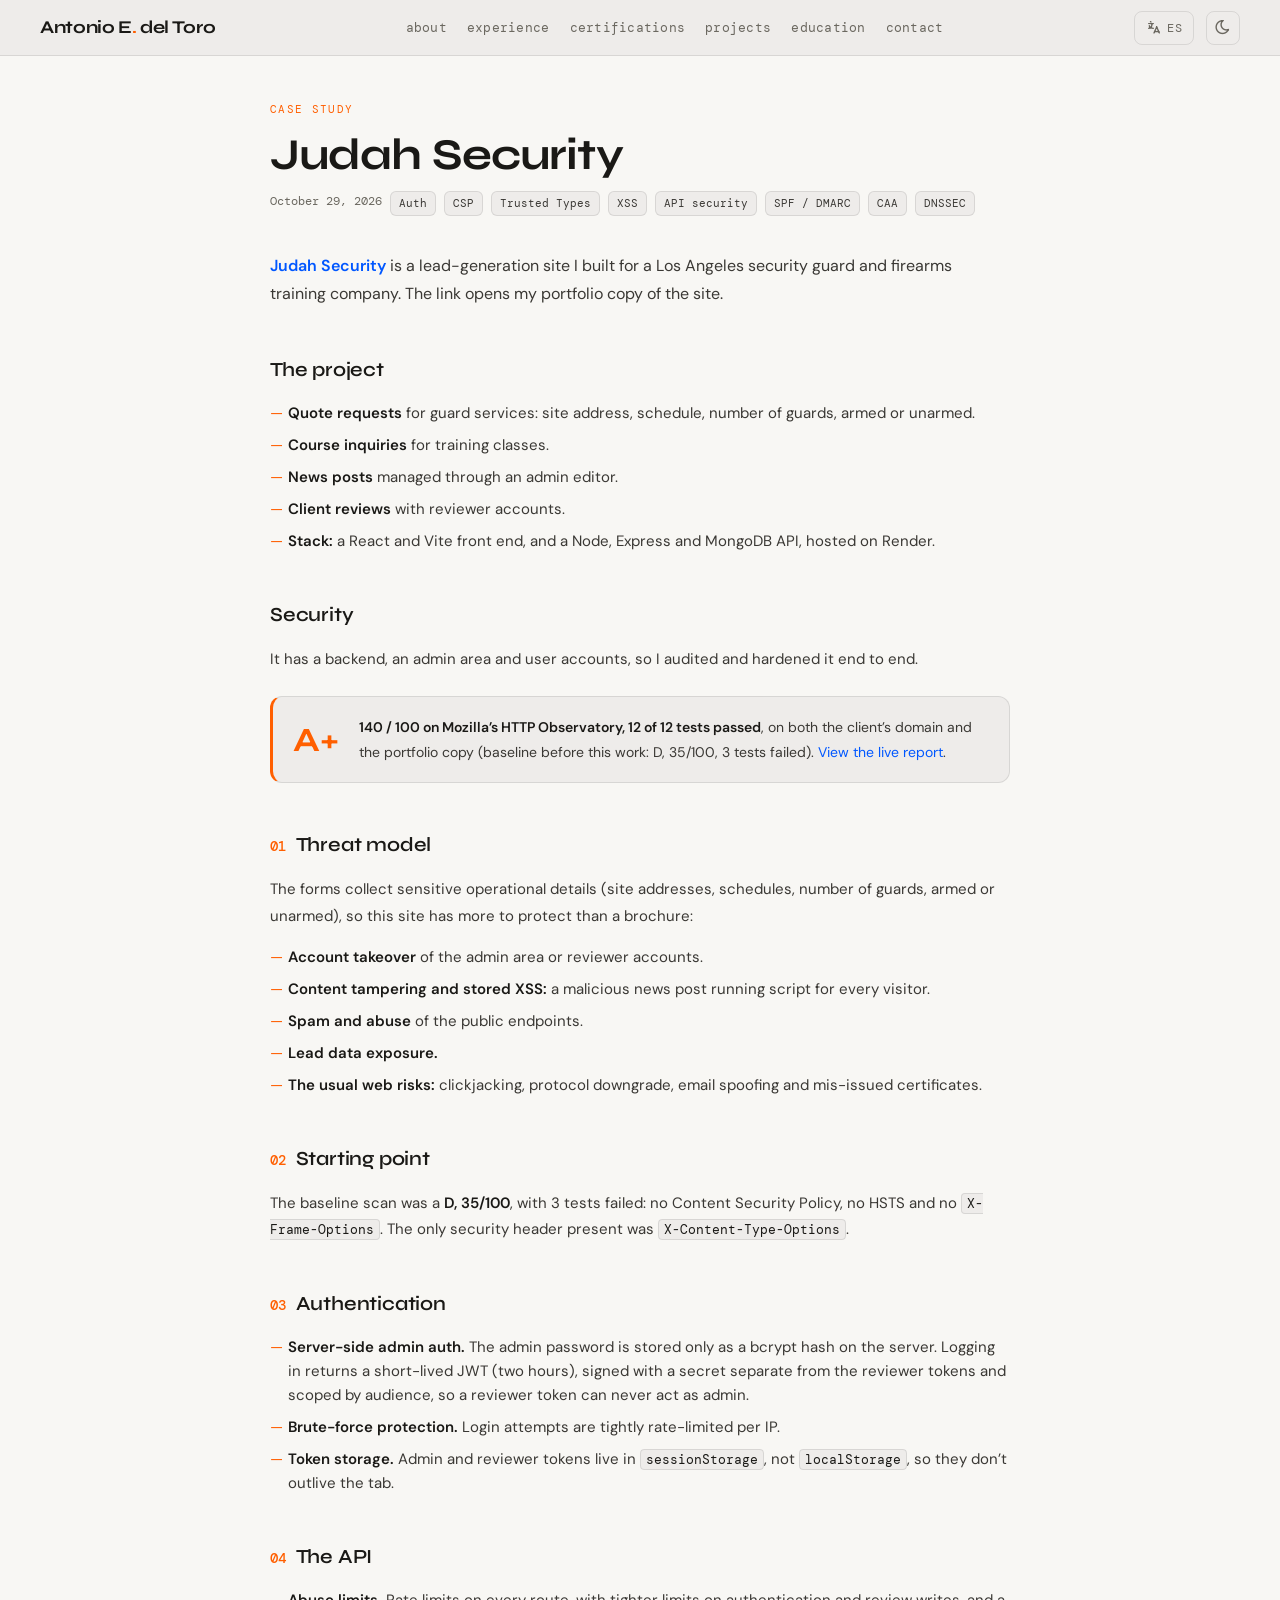
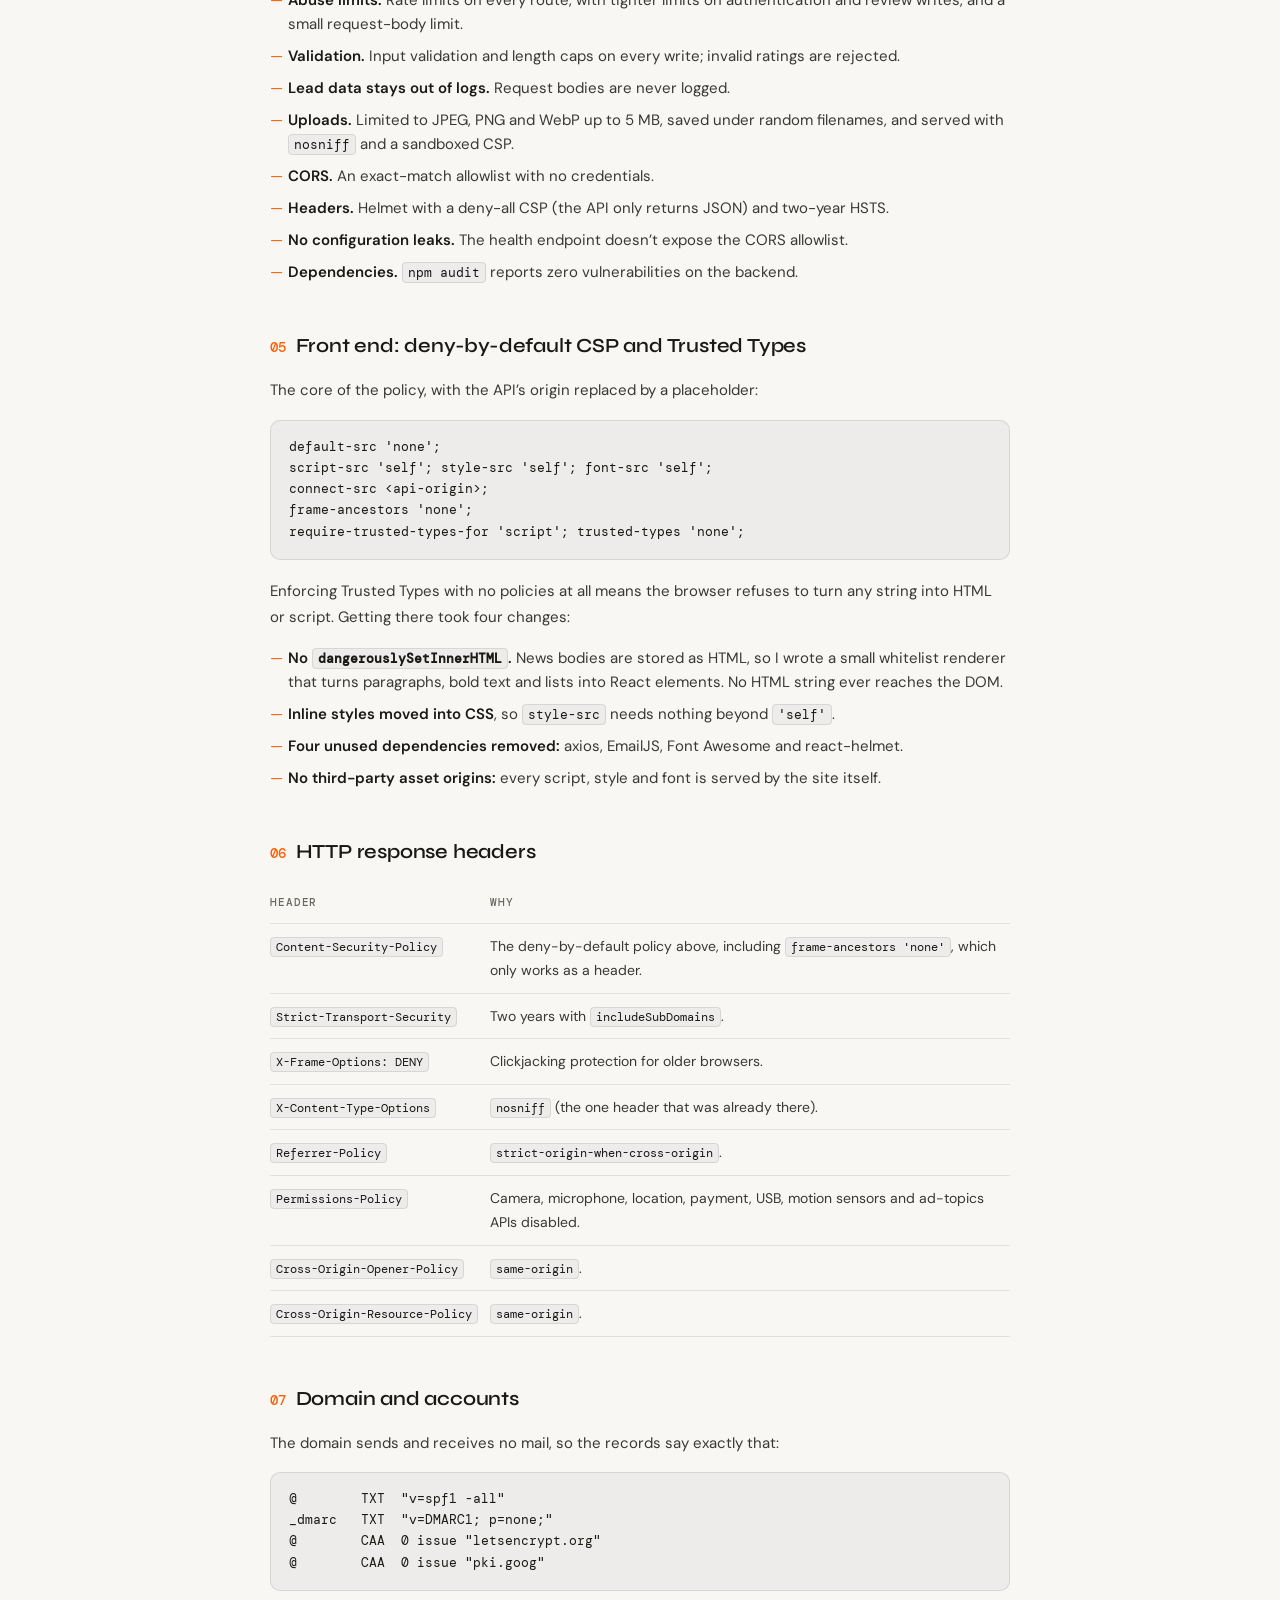
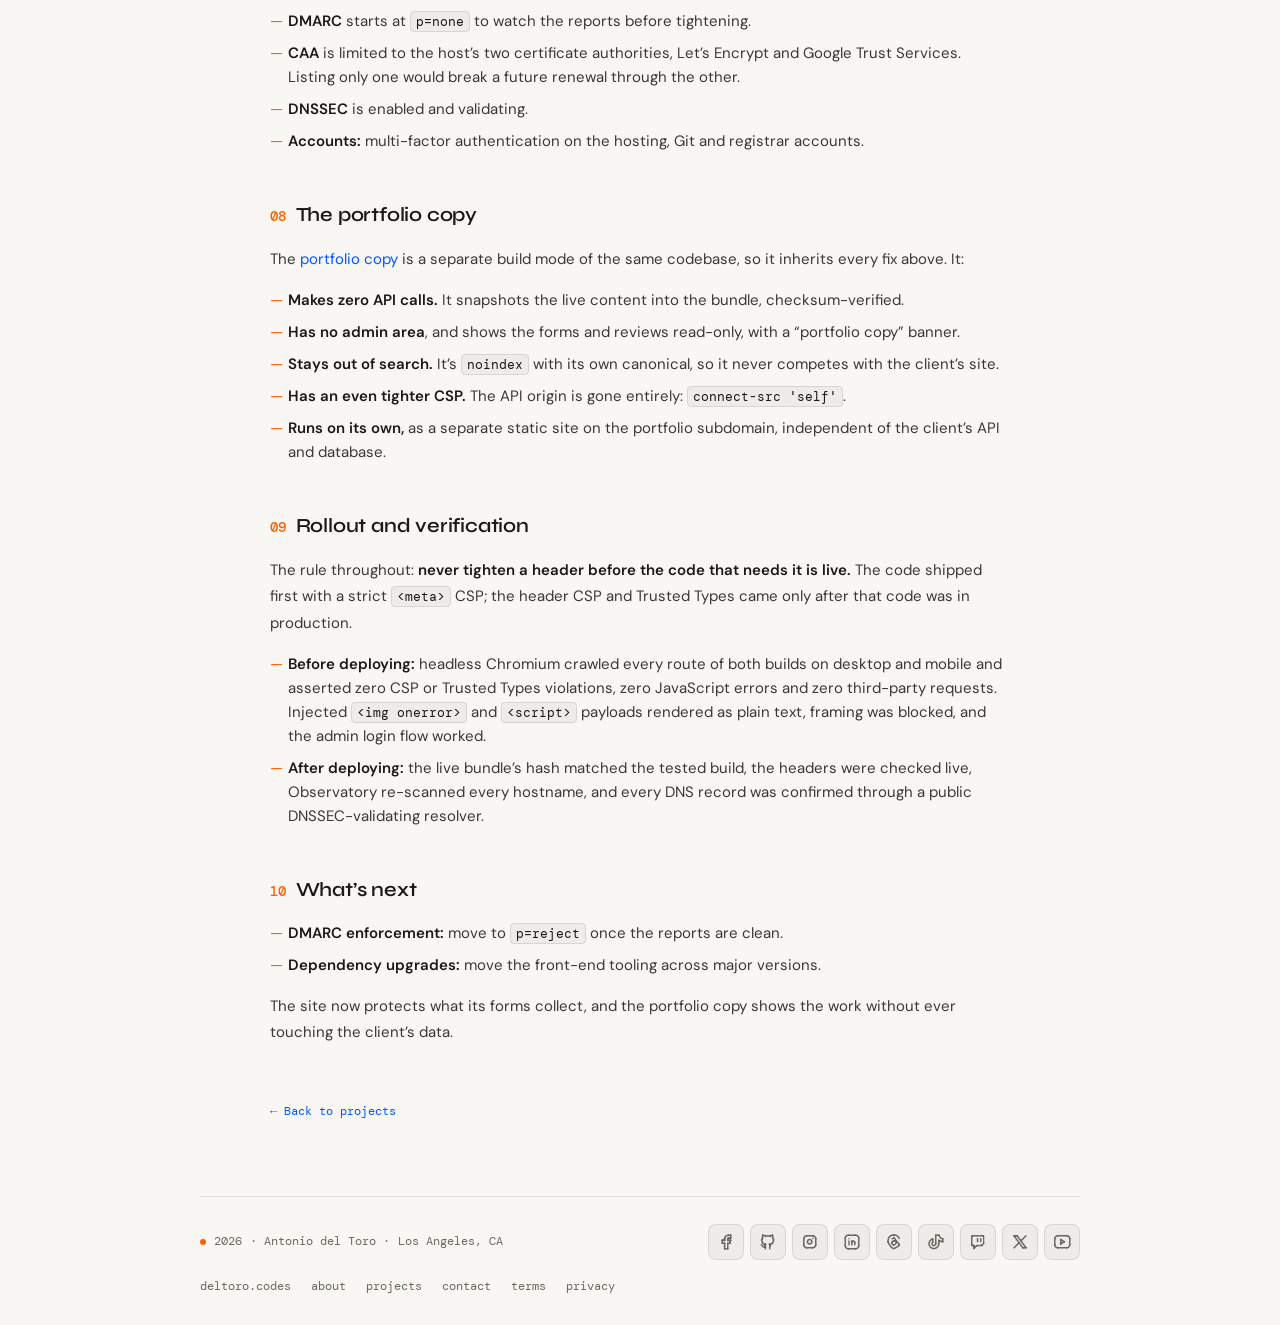
<file: judah-security-hardening.html>
<!DOCTYPE html>
<html lang="en">
<head>
<meta charset="UTF-8">
<meta name="viewport" content="width=device-width, initial-scale=1.0">

<!-- Security: Content Security Policy (defense-in-depth) + referrer policy -->
<meta http-equiv="Content-Security-Policy" content="default-src 'none'; script-src 'self'; style-src 'self'; font-src 'self'; img-src 'self' data:; manifest-src 'self'; form-action 'self'; base-uri 'none'; object-src 'none'; frame-src 'none'; worker-src 'none'; require-trusted-types-for 'script'; trusted-types 'none'; upgrade-insecure-requests">
<meta name="referrer" content="strict-origin-when-cross-origin">
<meta name="robots" content="index, follow">

<title>Judah Security: Case Study | Antonio E. del Toro</title>
<meta name="description" content="Case study: taking a full-stack MERN lead-generation site from a D (35/100) to an A+ (140/100) on Mozilla's HTTP Observatory: server-side admin auth, API hardening, a deny-by-default CSP with Trusted Types, and email and certificate DNS controls.">
<meta name="author" content="Antonio E. del Toro">
<link rel="canonical" href="https://www.antonioedeltoro.com/judah-security-hardening.html">
<link rel="icon" type="image/png" href="favicon.png">
<meta name="theme-color" content="#FF5F00">

<meta property="og:type" content="article">
<meta property="og:url" content="https://www.antonioedeltoro.com/judah-security-hardening.html">
<meta property="og:title" content="Judah Security: Case Study">
<meta property="og:description" content="A full-stack site with an admin area, user accounts and lead forms, taken from a D (35/100) to an A+ (140/100) on Mozilla's HTTP Observatory.">
<meta property="og:image" content="https://www.antonioedeltoro.com/og-image.jpg">
<meta property="og:site_name" content="Antonio E. del Toro">
<meta name="twitter:card" content="summary_large_image">
<meta name="twitter:creator" content="@antonioedeltoro">

<link rel="preload" href="fonts/dm-sans-latin-opsz-normal.woff2" as="font" type="font/woff2" crossorigin>
<link rel="stylesheet" href="fonts.css">

<!-- Shared nav + footer -->
<link rel="stylesheet" href="chrome.css">
<script defer src="chrome.js"></script>

<!-- Set theme + language before paint to avoid a flash of the wrong state -->
<script src="theme-init.js"></script>

<link rel="stylesheet" href="writeup.css">
</head>
<body>

  <div id="site-nav"></div>

  <main>
    <!-- ENGLISH -->
    <article data-l="en">
      <div class="eyebrow">Case study</div>
      <h1>Judah Security</h1>
      <div class="meta-row">
        <span class="updated">October 29, 2026</span>
        <span class="pill">Auth</span><span class="pill">CSP</span><span class="pill">Trusted Types</span><span class="pill">XSS</span><span class="pill">API security</span><span class="pill">SPF / DMARC</span><span class="pill">CAA</span><span class="pill">DNSSEC</span>
      </div>

      <p class="intro"><strong><a href="https://judah-security.deltoro.codes/" target="_blank" rel="noopener">Judah Security</a></strong> is a lead-generation site I built for a Los Angeles security guard and firearms training company. The link opens my portfolio copy of the site.</p>

      <h2>The project</h2>
      <ul>
        <li><strong>Quote requests</strong> for guard services: site address, schedule, number of guards, armed or unarmed.</li>
        <li><strong>Course inquiries</strong> for training classes.</li>
        <li><strong>News posts</strong> managed through an admin editor.</li>
        <li><strong>Client reviews</strong> with reviewer accounts.</li>
        <li><strong>Stack:</strong> a React and Vite front end, and a Node, Express and MongoDB API, hosted on Render.</li>
      </ul>

      <h2>Security</h2>
      <p>It has a backend, an admin area and user accounts, so I audited and hardened it end to end.</p>

      <div class="result">
        <div class="grade">A+</div>
        <p><strong>140 / 100 on Mozilla&rsquo;s HTTP Observatory, 12 of 12 tests passed</strong>, on both the client&rsquo;s domain and the portfolio copy (baseline before this work: D, 35/100, 3 tests failed). <a href="https://developer.mozilla.org/en-US/observatory/analyze?host=judah-security.deltoro.codes" target="_blank" rel="noopener">View the live report</a>.</p>
      </div>

      <h2><span class="num">01</span>Threat model</h2>
      <p>The forms collect sensitive operational details (site addresses, schedules, number of guards, armed or unarmed), so this site has more to protect than a brochure:</p>
      <ul>
        <li><strong>Account takeover</strong> of the admin area or reviewer accounts.</li>
        <li><strong>Content tampering and stored XSS:</strong> a malicious news post running script for every visitor.</li>
        <li><strong>Spam and abuse</strong> of the public endpoints.</li>
        <li><strong>Lead data exposure.</strong></li>
        <li><strong>The usual web risks:</strong> clickjacking, protocol downgrade, email spoofing and mis-issued certificates.</li>
      </ul>

      <h2><span class="num">02</span>Starting point</h2>
      <p>The baseline scan was a <strong>D, 35/100</strong>, with 3 tests failed: no Content Security Policy, no HSTS and no <code>X-Frame-Options</code>. The only security header present was <code>X-Content-Type-Options</code>.</p>


      <h2><span class="num">03</span>Authentication</h2>
      <ul>
        <li><strong>Server-side admin auth.</strong> The admin password is stored only as a bcrypt hash on the server. Logging in returns a short-lived JWT (two hours), signed with a secret separate from the reviewer tokens and scoped by audience, so a reviewer token can never act as admin.</li>
        <li><strong>Brute-force protection.</strong> Login attempts are tightly rate-limited per IP.</li>
        <li><strong>Token storage.</strong> Admin and reviewer tokens live in <code>sessionStorage</code>, not <code>localStorage</code>, so they don&rsquo;t outlive the tab.</li>
      </ul>

      <h2><span class="num">04</span>The API</h2>
      <ul>
        <li><strong>Abuse limits.</strong> Rate limits on every route, with tighter limits on authentication and review writes, and a small request-body limit.</li>
        <li><strong>Validation.</strong> Input validation and length caps on every write; invalid ratings are rejected.</li>
        <li><strong>Lead data stays out of logs.</strong> Request bodies are never logged.</li>
        <li><strong>Uploads.</strong> Limited to JPEG, PNG and WebP up to 5&nbsp;MB, saved under random filenames, and served with <code>nosniff</code> and a sandboxed CSP.</li>
        <li><strong>CORS.</strong> An exact-match allowlist with no credentials.</li>
        <li><strong>Headers.</strong> Helmet with a deny-all CSP (the API only returns JSON) and two-year HSTS.</li>
        <li><strong>No configuration leaks.</strong> The health endpoint doesn&rsquo;t expose the CORS allowlist.</li>
        <li><strong>Dependencies.</strong> <code>npm audit</code> reports zero vulnerabilities on the backend.</li>
      </ul>

      <h2><span class="num">05</span>Front end: deny-by-default CSP and Trusted Types</h2>
      <p>The core of the policy, with the API&rsquo;s origin replaced by a placeholder:</p>
      <pre><code>default-src 'none';
script-src 'self'; style-src 'self'; font-src 'self';
connect-src &lt;api-origin&gt;;
frame-ancestors 'none';
require-trusted-types-for 'script'; trusted-types 'none';</code></pre>
      <p>Enforcing Trusted Types with no policies at all means the browser refuses to turn any string into HTML or script. Getting there took four changes:</p>
      <ul>
        <li><strong>No <code>dangerouslySetInnerHTML</code>.</strong> News bodies are stored as HTML, so I wrote a small whitelist renderer that turns paragraphs, bold text and lists into React elements. No HTML string ever reaches the DOM.</li>
        <li><strong>Inline styles moved into CSS</strong>, so <code>style-src</code> needs nothing beyond <code>'self'</code>.</li>
        <li><strong>Four unused dependencies removed:</strong> axios, EmailJS, Font Awesome and react-helmet.</li>
        <li><strong>No third-party asset origins:</strong> every script, style and font is served by the site itself.</li>
      </ul>

      <h2><span class="num">06</span>HTTP response headers</h2>
      <div class="table-wrap">
        <table>
          <thead><tr><th>Header</th><th>Why</th></tr></thead>
          <tbody>
            <tr><td><code>Content-Security-Policy</code></td><td>The deny-by-default policy above, including <code>frame-ancestors 'none'</code>, which only works as a header.</td></tr>
            <tr><td><code>Strict-Transport-Security</code></td><td>Two years with <code>includeSubDomains</code>.</td></tr>
            <tr><td><code>X-Frame-Options: DENY</code></td><td>Clickjacking protection for older browsers.</td></tr>
            <tr><td><code>X-Content-Type-Options</code></td><td><code>nosniff</code> (the one header that was already there).</td></tr>
            <tr><td><code>Referrer-Policy</code></td><td><code>strict-origin-when-cross-origin</code>.</td></tr>
            <tr><td><code>Permissions-Policy</code></td><td>Camera, microphone, location, payment, USB, motion sensors and ad-topics APIs disabled.</td></tr>
            <tr><td><code>Cross-Origin-Opener-Policy</code></td><td><code>same-origin</code>.</td></tr>
            <tr><td><code>Cross-Origin-Resource-Policy</code></td><td><code>same-origin</code>.</td></tr>
          </tbody>
        </table>
      </div>

      <h2><span class="num">07</span>Domain and accounts</h2>
      <p>The domain sends and receives no mail, so the records say exactly that:</p>
      <pre><code>@        TXT  "v=spf1 -all"
_dmarc   TXT  "v=DMARC1; p=none;"
@        CAA  0 issue "letsencrypt.org"
@        CAA  0 issue "pki.goog"</code></pre>
      <ul>
        <li><strong>DMARC</strong> starts at <code>p=none</code> to watch the reports before tightening.</li>
        <li><strong>CAA</strong> is limited to the host&rsquo;s two certificate authorities, Let&rsquo;s Encrypt and Google Trust Services. Listing only one would break a future renewal through the other.</li>
        <li><strong>DNSSEC</strong> is enabled and validating.</li>
        <li><strong>Accounts:</strong> multi-factor authentication on the hosting, Git and registrar accounts.</li>
      </ul>

      <h2><span class="num">08</span>The portfolio copy</h2>
      <p>The <a href="https://judah-security.deltoro.codes" target="_blank" rel="noopener">portfolio copy</a> is a separate build mode of the same codebase, so it inherits every fix above. It:</p>
      <ul>
        <li><strong>Makes zero API calls.</strong> It snapshots the live content into the bundle, checksum-verified.</li>
        <li><strong>Has no admin area</strong>, and shows the forms and reviews read-only, with a &ldquo;portfolio copy&rdquo; banner.</li>
        <li><strong>Stays out of search.</strong> It&rsquo;s <code>noindex</code> with its own canonical, so it never competes with the client&rsquo;s site.</li>
        <li><strong>Has an even tighter CSP.</strong> The API origin is gone entirely: <code>connect-src 'self'</code>.</li>
        <li><strong>Runs on its own,</strong> as a separate static site on the portfolio subdomain, independent of the client&rsquo;s API and database.</li>
      </ul>

      <h2><span class="num">09</span>Rollout and verification</h2>
      <p>The rule throughout: <strong>never tighten a header before the code that needs it is live.</strong> The code shipped first with a strict <code>&lt;meta&gt;</code> CSP; the header CSP and Trusted Types came only after that code was in production.</p>
      <ul>
        <li><strong>Before deploying:</strong> headless Chromium crawled every route of both builds on desktop and mobile and asserted zero CSP or Trusted Types violations, zero JavaScript errors and zero third-party requests. Injected <code>&lt;img onerror&gt;</code> and <code>&lt;script&gt;</code> payloads rendered as plain text, framing was blocked, and the admin login flow worked.</li>
        <li><strong>After deploying:</strong> the live bundle&rsquo;s hash matched the tested build, the headers were checked live, Observatory re-scanned every hostname, and every DNS record was confirmed through a public DNSSEC-validating resolver.</li>
      </ul>

      <h2><span class="num">10</span>What&rsquo;s next</h2>
      <ul>
        <li><strong>DMARC enforcement:</strong> move to <code>p=reject</code> once the reports are clean.</li>
        <li><strong>Dependency upgrades:</strong> move the front-end tooling across major versions.</li>
      </ul>

      <p>The site now protects what its forms collect, and the portfolio copy shows the work without ever touching the client&rsquo;s data.</p>

      <a class="back" href="index.html#projects">&larr; Back to projects</a>
    </article>

    <!-- ESPAÑOL -->
    <article data-l="es">
      <div class="eyebrow">Caso de estudio</div>
      <h1>Judah Security</h1>
      <div class="meta-row">
        <span class="updated">29 de octubre de 2026</span>
        <span class="pill">Autenticación</span><span class="pill">CSP</span><span class="pill">Trusted Types</span><span class="pill">XSS</span><span class="pill">Seguridad de API</span><span class="pill">SPF / DMARC</span><span class="pill">CAA</span><span class="pill">DNSSEC</span>
      </div>

      <p class="intro"><strong><a href="https://judah-security.deltoro.codes/" target="_blank" rel="noopener">Judah Security</a></strong> es un sitio de captación de clientes que desarrollé para una empresa de guardias de seguridad y capacitación en armas de fuego en Los Ángeles. El enlace abre mi copia del sitio para el portafolio.</p>

      <h2>El proyecto</h2>
      <ul>
        <li><strong>Solicitudes de cotización</strong> de servicios de guardias: dirección del lugar, horarios, número de guardias, armados o desarmados.</li>
        <li><strong>Consultas sobre cursos</strong> de capacitación.</li>
        <li><strong>Noticias</strong> administradas desde un editor privado.</li>
        <li><strong>Reseñas de clientes</strong> con cuentas de usuario.</li>
        <li><strong>Stack:</strong> un front end en React y Vite, y una API en Node, Express y MongoDB, alojados en Render.</li>
      </ul>

      <h2>Seguridad</h2>
      <p>Tiene backend, un área de administración y cuentas de usuario, así que lo audité y lo protegí de principio a fin.</p>

      <div class="result">
        <div class="grade">A+</div>
        <p><strong>140 / 100 en el HTTP Observatory de Mozilla, 12 de 12 pruebas superadas</strong>, tanto en el dominio del cliente como en la copia del portafolio (punto de partida antes de este trabajo: D, 35/100, 3 pruebas reprobadas). <a href="https://developer.mozilla.org/en-US/observatory/analyze?host=judah-security.deltoro.codes" target="_blank" rel="noopener">Ver el informe en vivo</a>.</p>
      </div>

      <h2><span class="num">01</span>Modelo de amenazas</h2>
      <p>Los formularios recogen datos operativos delicados (direcciones de los sitios, horarios, número de guardias, si van armados o no), así que este sitio tiene más que proteger que un simple folleto:</p>
      <ul>
        <li><strong>Toma de control de cuentas</strong>: el área de administración o las cuentas de quienes dejan reseñas.</li>
        <li><strong>Alteración de contenido y XSS almacenado</strong>: una noticia maliciosa que ejecute código en el navegador de cada visitante.</li>
        <li><strong>Spam y abuso</strong> de los endpoints públicos.</li>
        <li><strong>Exposición de los datos de los clientes potenciales.</strong></li>
        <li><strong>Los riesgos web de siempre:</strong> clickjacking, degradación de protocolo, suplantación de correo y certificados emitidos indebidamente.</li>
      </ul>

      <h2><span class="num">02</span>Punto de partida</h2>
      <p>El análisis de referencia dio una <strong>D, 35/100</strong>, con 3 pruebas reprobadas: sin Política de Seguridad de Contenido, sin HSTS y sin <code>X-Frame-Options</code>. El único encabezado de seguridad presente era <code>X-Content-Type-Options</code>.</p>


      <h2><span class="num">03</span>Autenticación</h2>
      <ul>
        <li><strong>Autenticación de administrador en el servidor.</strong> La contraseña de administrador solo se guarda como un hash bcrypt en el servidor. Al iniciar sesión se emite un JWT de corta duración (dos horas), firmado con un secreto distinto del de las reseñas y limitado por audiencia, de modo que un token de reseña nunca puede actuar como administrador.</li>
        <li><strong>Protección contra fuerza bruta.</strong> Los intentos de inicio de sesión tienen un límite estricto por IP.</li>
        <li><strong>Almacenamiento de tokens.</strong> Los tokens de administrador y de reseñas se guardan en <code>sessionStorage</code>, no en <code>localStorage</code>, así que no sobreviven al cerrar la pestaña.</li>
      </ul>

      <h2><span class="num">04</span>La API</h2>
      <ul>
        <li><strong>Límites contra el abuso.</strong> Límites de solicitudes en todas las rutas, más estrictos en la autenticación y en la escritura de reseñas, y un tamaño máximo reducido para el cuerpo de las solicitudes.</li>
        <li><strong>Validación.</strong> Validación de datos y longitudes máximas en todas las escrituras; las calificaciones no válidas se rechazan.</li>
        <li><strong>Los datos de los clientes no llegan a los registros.</strong> El cuerpo de las solicitudes nunca se registra.</li>
        <li><strong>Archivos subidos.</strong> Solo JPEG, PNG y WebP de hasta 5&nbsp;MB, guardados con nombres aleatorios y servidos con <code>nosniff</code> y una CSP aislada (sandbox).</li>
        <li><strong>CORS.</strong> Una lista de orígenes con coincidencia exacta y sin credenciales.</li>
        <li><strong>Encabezados.</strong> Helmet con una CSP que lo deniega todo (la API solo devuelve JSON) y HSTS de dos años.</li>
        <li><strong>Sin filtrar la configuración.</strong> El endpoint de estado no expone la lista de orígenes de CORS.</li>
        <li><strong>Dependencias.</strong> <code>npm audit</code> no reporta ninguna vulnerabilidad en el backend.</li>
      </ul>

      <h2><span class="num">05</span>Front end: CSP que deniega por defecto y Trusted Types</h2>
      <p>El núcleo de la política, con el origen de la API sustituido por un marcador de posición:</p>
      <pre><code>default-src 'none';
script-src 'self'; style-src 'self'; font-src 'self';
connect-src &lt;api-origin&gt;;
frame-ancestors 'none';
require-trusted-types-for 'script'; trusted-types 'none';</code></pre>
      <p>Aplicar Trusted Types sin ninguna política significa que el navegador se niega a convertir cualquier cadena de texto en HTML o en script. Para llegar ahí hicieron falta cuatro cambios:</p>
      <ul>
        <li><strong>Sin <code>dangerouslySetInnerHTML</code>.</strong> El cuerpo de las noticias se guarda como HTML, así que escribí un pequeño renderizador con lista blanca que convierte párrafos, negritas y listas en elementos de React. Ninguna cadena HTML llega nunca al DOM.</li>
        <li><strong>Los estilos en línea pasaron a CSS</strong>, así que <code>style-src</code> no necesita nada más que <code>'self'</code>.</li>
        <li><strong>Se eliminaron cuatro dependencias sin uso:</strong> axios, EmailJS, Font Awesome y react-helmet.</li>
        <li><strong>Ningún recurso de terceros:</strong> el propio sitio sirve todos los scripts, estilos y fuentes.</li>
      </ul>

      <h2><span class="num">06</span>Encabezados de respuesta HTTP</h2>
      <div class="table-wrap">
        <table>
          <thead><tr><th>Encabezado</th><th>Propósito</th></tr></thead>
          <tbody>
            <tr><td><code>Content-Security-Policy</code></td><td>La política anterior, que deniega por defecto, incluida <code>frame-ancestors 'none'</code>, que solo funciona como encabezado.</td></tr>
            <tr><td><code>Strict-Transport-Security</code></td><td>Dos años con <code>includeSubDomains</code>.</td></tr>
            <tr><td><code>X-Frame-Options: DENY</code></td><td>Protección contra clickjacking para navegadores antiguos.</td></tr>
            <tr><td><code>X-Content-Type-Options</code></td><td><code>nosniff</code> (el único encabezado que ya estaba).</td></tr>
            <tr><td><code>Referrer-Policy</code></td><td><code>strict-origin-when-cross-origin</code>.</td></tr>
            <tr><td><code>Permissions-Policy</code></td><td>Cámara, micrófono, ubicación, pagos, USB, sensores de movimiento y temas publicitarios desactivados.</td></tr>
            <tr><td><code>Cross-Origin-Opener-Policy</code></td><td><code>same-origin</code>.</td></tr>
            <tr><td><code>Cross-Origin-Resource-Policy</code></td><td><code>same-origin</code>.</td></tr>
          </tbody>
        </table>
      </div>

      <h2><span class="num">07</span>Dominio y cuentas</h2>
      <p>El dominio no envía ni recibe correo, y los registros lo declaran así:</p>
      <pre><code>@        TXT  "v=spf1 -all"
_dmarc   TXT  "v=DMARC1; p=none;"
@        CAA  0 issue "letsencrypt.org"
@        CAA  0 issue "pki.goog"</code></pre>
      <ul>
        <li><strong>DMARC</strong> empieza en <code>p=none</code> para revisar los informes antes de endurecer la política.</li>
        <li><strong>CAA</strong> se limita a las dos autoridades de certificación que usa el proveedor: Let&rsquo;s Encrypt y Google Trust Services. Incluir solo una haría fallar una renovación futura a través de la otra.</li>
        <li><strong>DNSSEC</strong> está activado y validando.</li>
        <li><strong>Cuentas:</strong> autenticación multifactor en las cuentas de alojamiento, Git y el registrador.</li>
      </ul>

      <h2><span class="num">08</span>La copia del portafolio</h2>
      <p>La <a href="https://judah-security.deltoro.codes" target="_blank" rel="noopener">copia del portafolio</a> es un modo de compilación aparte del mismo código, así que hereda todas las correcciones anteriores. Esta copia:</p>
      <ul>
        <li><strong>No hace ninguna llamada a la API.</strong> Incluye en el paquete una instantánea del contenido en vivo, verificada con suma de comprobación.</li>
        <li><strong>No tiene área de administración</strong>, y muestra los formularios y las reseñas en modo de solo lectura, con un aviso de &laquo;copia del portafolio&raquo;.</li>
        <li><strong>No aparece en los buscadores.</strong> Lleva <code>noindex</code> y su propia URL canónica, para no competir nunca con el sitio del cliente.</li>
        <li><strong>Tiene una CSP todavía más estricta.</strong> El origen de la API desaparece por completo: <code>connect-src 'self'</code>.</li>
        <li><strong>Funciona por su cuenta,</strong> como un sitio estático independiente en el subdominio del portafolio, sin depender de la API ni de la base de datos del cliente.</li>
      </ul>

      <h2><span class="num">09</span>Implementación y verificación</h2>
      <p>La regla en todo momento: <strong>nunca endurecer un encabezado antes de que esté en producción el código que lo necesita.</strong> Primero se publicó el código con una CSP estricta en la etiqueta <code>&lt;meta&gt;</code>; la CSP del encabezado y Trusted Types llegaron solo cuando ese código ya estaba en producción.</p>
      <ul>
        <li><strong>Antes del despliegue:</strong> Chromium sin interfaz recorrió todas las rutas de ambas compilaciones, en escritorio y en móvil, y verificó que no hubiera ninguna violación de la CSP ni de Trusted Types, ningún error de JavaScript ni ninguna solicitud a terceros. Las cargas inyectadas con <code>&lt;img onerror&gt;</code> y <code>&lt;script&gt;</code> se mostraron como texto plano, el sitio no se pudo incrustar en otro y el inicio de sesión de administrador funcionó.</li>
        <li><strong>Después del despliegue:</strong> el hash del paquete en vivo coincidió con el de la compilación probada, se revisaron los encabezados en vivo, Observatory volvió a analizar cada nombre de dominio y cada registro DNS se confirmó mediante un resolutor público que valida DNSSEC.</li>
      </ul>

      <h2><span class="num">10</span>Próximos pasos</h2>
      <ul>
        <li><strong>Aplicación de DMARC:</strong> pasar a <code>p=reject</code> cuando los informes estén limpios.</li>
        <li><strong>Actualización de dependencias:</strong> llevar las herramientas del front end a sus nuevas versiones mayores.</li>
      </ul>

      <p>El sitio ahora protege lo que recogen sus formularios, y la copia del portafolio muestra el trabajo sin tocar nunca los datos del cliente.</p>

      <a class="back" href="index.html#projects">&larr; Volver a proyectos</a>
    </article>
  </main>

  <div id="site-footer"></div>

</body>
</html>
</file>
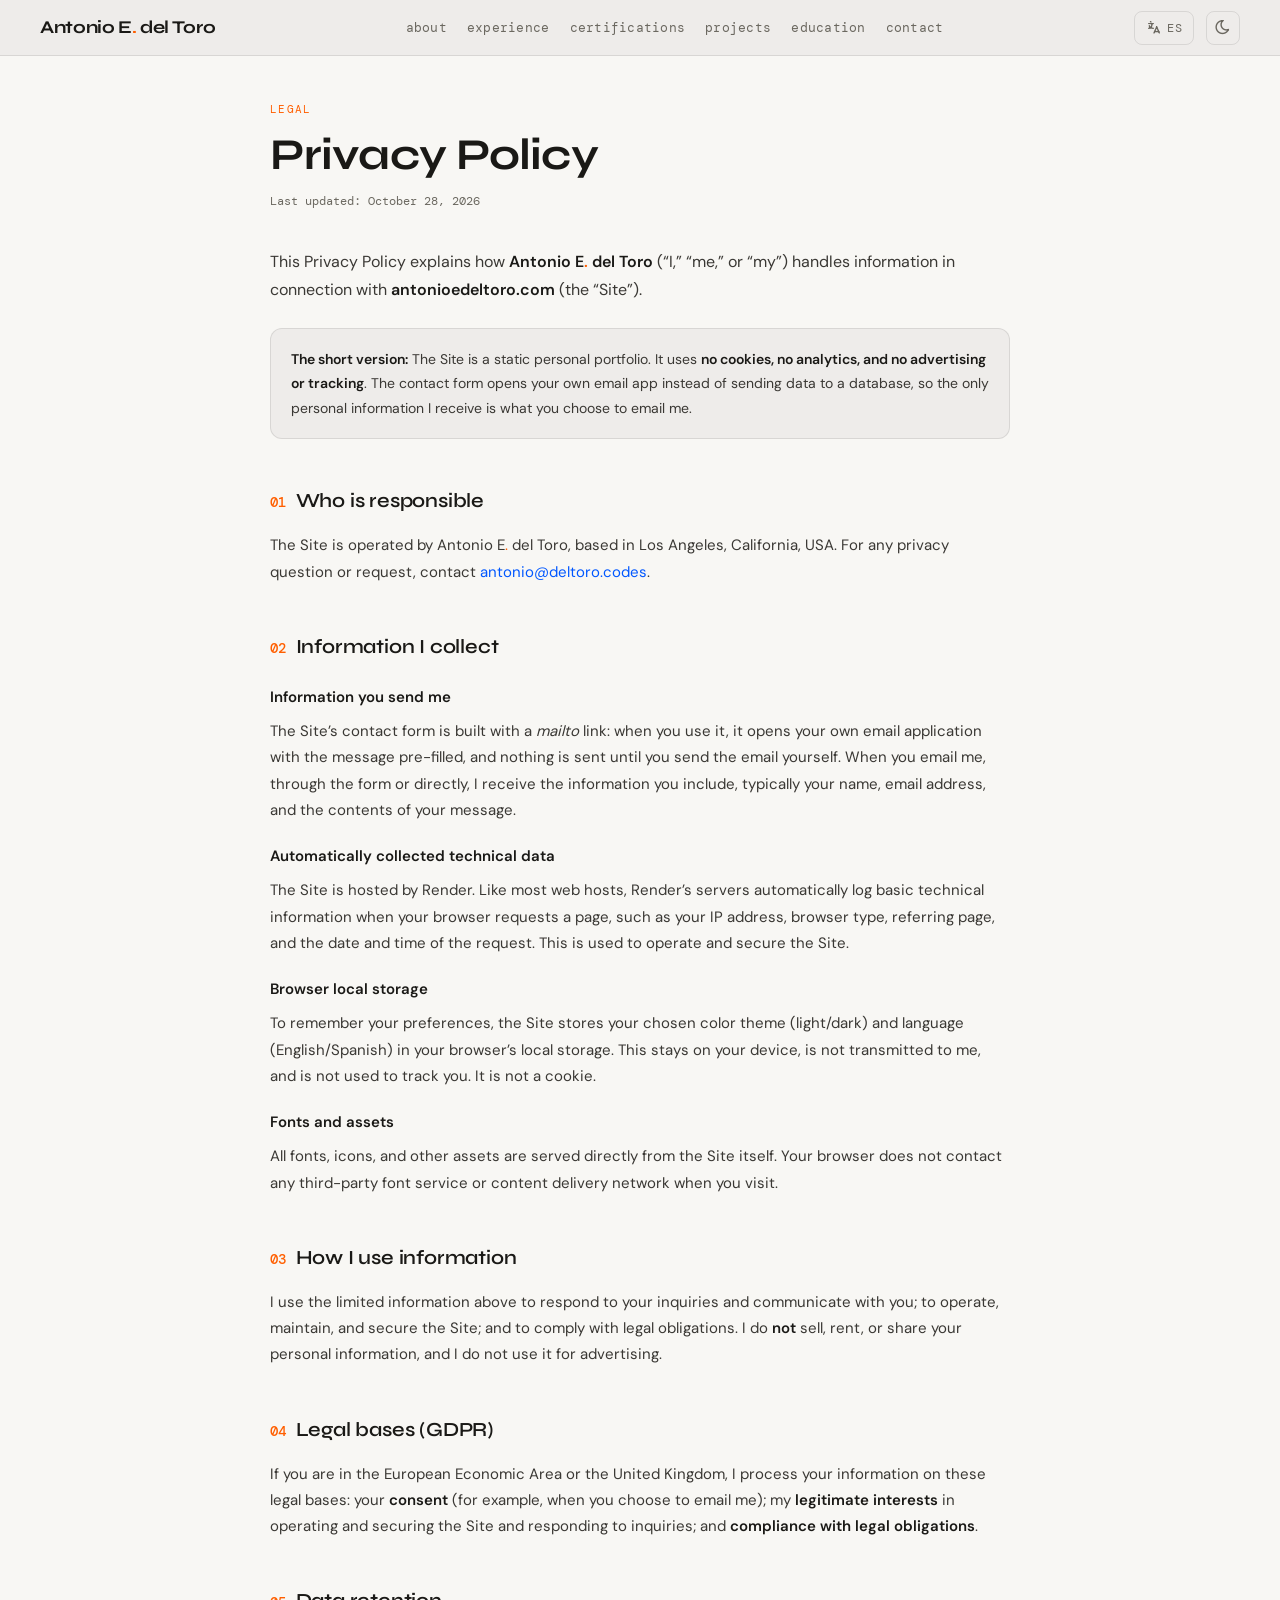
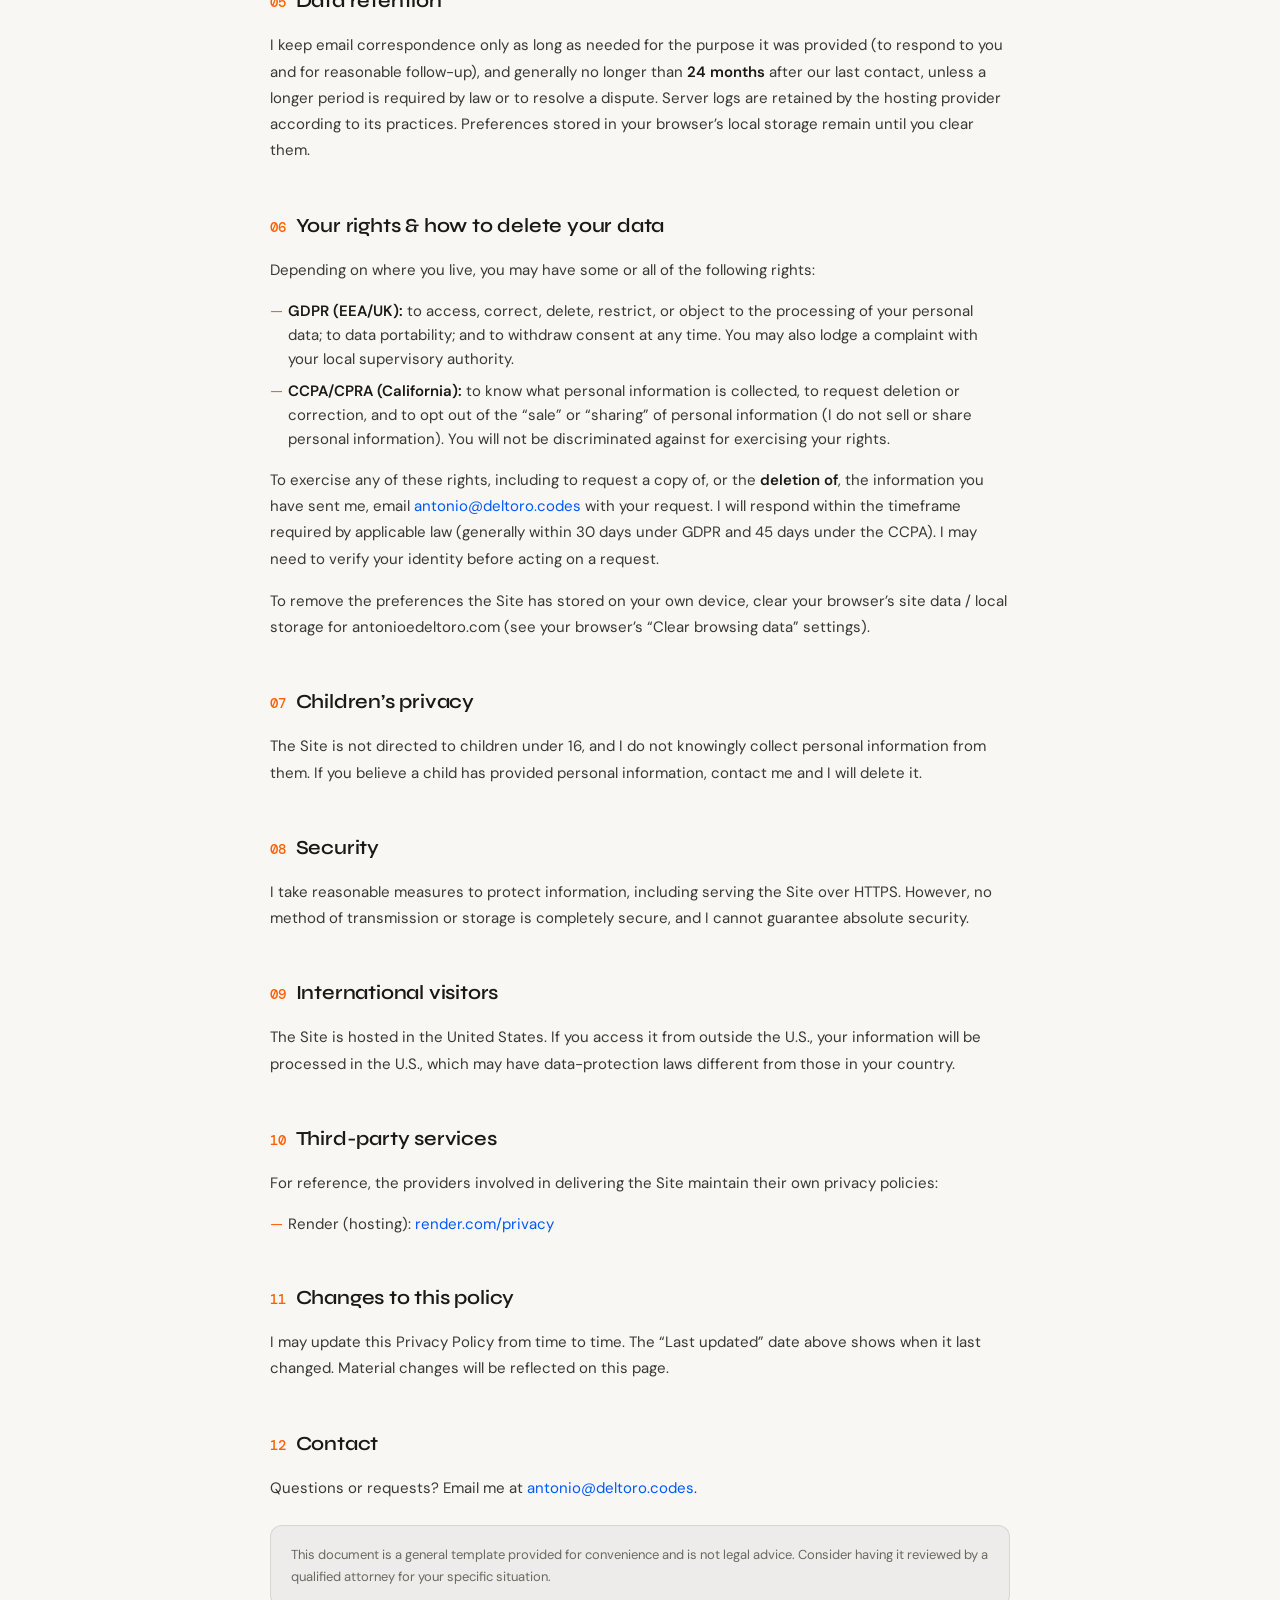
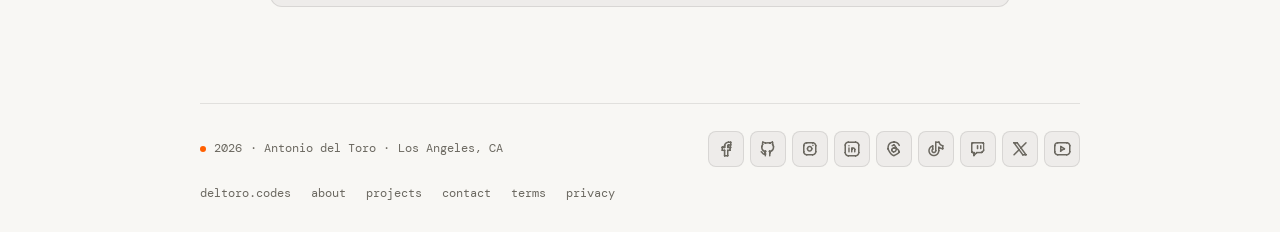
<file: privacy.html>
<!DOCTYPE html>
<html lang="en">
<head>
<meta charset="UTF-8">
<meta name="viewport" content="width=device-width, initial-scale=1.0">

<!-- Security: Content Security Policy (defense-in-depth) + referrer policy -->
<meta http-equiv="Content-Security-Policy" content="default-src 'none'; script-src 'self'; style-src 'self'; font-src 'self'; img-src 'self' data:; manifest-src 'self'; form-action 'self'; base-uri 'none'; object-src 'none'; frame-src 'none'; worker-src 'none'; require-trusted-types-for 'script'; trusted-types 'none'; upgrade-insecure-requests">
<meta name="referrer" content="strict-origin-when-cross-origin">
<meta name="robots" content="index, follow">

<title>Privacy Policy | Antonio E. del Toro</title>
<meta name="description" content="Privacy Policy for antonioedeltoro.com: what little data the site handles, and how to access or delete yours.">
<link rel="canonical" href="https://www.antonioedeltoro.com/privacy.html">
<link rel="icon" type="image/png" href="favicon.png">
<meta name="theme-color" content="#FF5F00">

<link rel="preload" href="fonts/dm-sans-latin-opsz-normal.woff2" as="font" type="font/woff2" crossorigin>
<link rel="stylesheet" href="fonts.css">

<!-- Shared nav + footer -->
<link rel="stylesheet" href="chrome.css">
<script defer src="chrome.js"></script>

<!-- Set theme + language before paint to avoid a flash of the wrong state -->
<script src="theme-init.js"></script>

<link rel="stylesheet" href="privacy.css">
</head>
<body>

  <div id="site-nav"></div>

  <main>
    <!-- ENGLISH -->
    <div data-l="en">
      <div class="eyebrow">Legal</div>
      <h1>Privacy Policy</h1>
      <div class="updated">Last updated: October 28, 2026</div>

      <p class="intro">This Privacy Policy explains how <strong>Antonio E<span class="brand-dot">.</span> del Toro</strong> (&ldquo;I,&rdquo; &ldquo;me,&rdquo; or &ldquo;my&rdquo;) handles information in connection with <strong>antonioedeltoro.com</strong> (the &ldquo;Site&rdquo;).</p>

      <div class="callout"><strong>The short version:</strong> The Site is a static personal portfolio. It uses <strong>no cookies, no analytics, and no advertising or tracking</strong>. The contact form opens your own email app instead of sending data to a database, so the only personal information I receive is what you choose to email me.</div>

      <h2><span class="num">01</span>Who is responsible</h2>
      <p>The Site is operated by Antonio E<span class="brand-dot">.</span> del Toro, based in Los Angeles, California, USA. For any privacy question or request, contact <a href="mailto:antonio@deltoro.codes">antonio@deltoro.codes</a>.</p>

      <h2><span class="num">02</span>Information I collect</h2>
      <h3>Information you send me</h3>
      <p>The Site&rsquo;s contact form is built with a <em>mailto</em> link: when you use it, it opens your own email application with the message pre-filled, and nothing is sent until you send the email yourself. When you email me, through the form or directly, I receive the information you include, typically your name, email address, and the contents of your message.</p>
      <h3>Automatically collected technical data</h3>
      <p>The Site is hosted by Render. Like most web hosts, Render&rsquo;s servers automatically log basic technical information when your browser requests a page, such as your IP address, browser type, referring page, and the date and time of the request. This is used to operate and secure the Site.</p>
      <h3>Browser local storage</h3>
      <p>To remember your preferences, the Site stores your chosen color theme (light/dark) and language (English/Spanish) in your browser&rsquo;s local storage. This stays on your device, is not transmitted to me, and is not used to track you. It is not a cookie.</p>
      <h3>Fonts and assets</h3>
      <p>All fonts, icons, and other assets are served directly from the Site itself. Your browser does not contact any third-party font service or content delivery network when you visit.</p>

      <h2><span class="num">03</span>How I use information</h2>
      <p>I use the limited information above to respond to your inquiries and communicate with you; to operate, maintain, and secure the Site; and to comply with legal obligations. I do <strong>not</strong> sell, rent, or share your personal information, and I do not use it for advertising.</p>

      <h2><span class="num">04</span>Legal bases (GDPR)</h2>
      <p>If you are in the European Economic Area or the United Kingdom, I process your information on these legal bases: your <strong>consent</strong> (for example, when you choose to email me); my <strong>legitimate interests</strong> in operating and securing the Site and responding to inquiries; and <strong>compliance with legal obligations</strong>.</p>

      <h2><span class="num">05</span>Data retention</h2>
      <p>I keep email correspondence only as long as needed for the purpose it was provided (to respond to you and for reasonable follow-up), and generally no longer than <strong>24 months</strong> after our last contact, unless a longer period is required by law or to resolve a dispute. Server logs are retained by the hosting provider according to its practices. Preferences stored in your browser&rsquo;s local storage remain until you clear them.</p>

      <h2><span class="num">06</span>Your rights &amp; how to delete your data</h2>
      <p>Depending on where you live, you may have some or all of the following rights:</p>
      <ul>
        <li><strong>GDPR (EEA/UK):</strong> to access, correct, delete, restrict, or object to the processing of your personal data; to data portability; and to withdraw consent at any time. You may also lodge a complaint with your local supervisory authority.</li>
        <li><strong>CCPA/CPRA (California):</strong> to know what personal information is collected, to request deletion or correction, and to opt out of the &ldquo;sale&rdquo; or &ldquo;sharing&rdquo; of personal information (I do not sell or share personal information). You will not be discriminated against for exercising your rights.</li>
      </ul>
      <p>To exercise any of these rights, including to request a copy of, or the <strong>deletion of</strong>, the information you have sent me, email <a href="mailto:antonio@deltoro.codes">antonio@deltoro.codes</a> with your request. I will respond within the timeframe required by applicable law (generally within 30 days under GDPR and 45 days under the CCPA). I may need to verify your identity before acting on a request.</p>
      <p>To remove the preferences the Site has stored on your own device, clear your browser&rsquo;s site data / local storage for antonioedeltoro.com (see your browser&rsquo;s &ldquo;Clear browsing data&rdquo; settings).</p>

      <h2><span class="num">07</span>Children&rsquo;s privacy</h2>
      <p>The Site is not directed to children under 16, and I do not knowingly collect personal information from them. If you believe a child has provided personal information, contact me and I will delete it.</p>

      <h2><span class="num">08</span>Security</h2>
      <p>I take reasonable measures to protect information, including serving the Site over HTTPS. However, no method of transmission or storage is completely secure, and I cannot guarantee absolute security.</p>

      <h2><span class="num">09</span>International visitors</h2>
      <p>The Site is hosted in the United States. If you access it from outside the U.S., your information will be processed in the U.S., which may have data-protection laws different from those in your country.</p>

      <h2><span class="num">10</span>Third-party services</h2>
      <p>For reference, the providers involved in delivering the Site maintain their own privacy policies:</p>
      <ul>
        <li>Render (hosting): <a href="https://render.com/privacy" target="_blank" rel="noopener">render.com/privacy</a></li>
      </ul>

      <h2><span class="num">11</span>Changes to this policy</h2>
      <p>I may update this Privacy Policy from time to time. The &ldquo;Last updated&rdquo; date above shows when it last changed. Material changes will be reflected on this page.</p>

      <h2><span class="num">12</span>Contact</h2>
      <p>Questions or requests? Email me at <a href="mailto:antonio@deltoro.codes">antonio@deltoro.codes</a>.</p>

      <div class="callout fineprint">This document is a general template provided for convenience and is not legal advice. Consider having it reviewed by a qualified attorney for your specific situation.</div>
    </div>

    <!-- ESPAÑOL -->
    <div data-l="es">
      <div class="eyebrow">Legal</div>
      <h1>Política de Privacidad</h1>
      <div class="updated">Última actualización: 28 de octubre de 2026</div>

      <p class="intro">Esta Política de Privacidad explica cómo <strong>Antonio E<span class="brand-dot">.</span> del Toro</strong> (&laquo;yo&raquo;, &laquo;me&raquo; o &laquo;mi&raquo;) maneja la información en relación con <strong>antonioedeltoro.com</strong> (el &laquo;Sitio&raquo;).</p>

      <div class="callout"><strong>En resumen:</strong> El Sitio es un portafolio personal estático. No usa <strong>cookies, ni analíticas, ni publicidad o rastreo</strong>. El formulario de contacto abre su propia aplicación de correo en lugar de enviar datos a una base de datos, así que la única información personal que recibo es la que usted decide enviarme por correo.</div>

      <h2><span class="num">01</span>Quién es responsable</h2>
      <p>El Sitio es operado por Antonio E<span class="brand-dot">.</span> del Toro, con domicilio en Los Ángeles, California, EE. UU. Para cualquier pregunta o solicitud sobre privacidad, escriba a <a href="mailto:antonio@deltoro.codes">antonio@deltoro.codes</a>.</p>

      <h2><span class="num">02</span>Información que recojo</h2>
      <h3>Información que me envía</h3>
      <p>El formulario de contacto del Sitio está creado con un enlace <em>mailto</em>: al usarlo, se abre su propia aplicación de correo con el mensaje ya redactado, y no se envía nada hasta que usted mismo envía el correo. Cuando me escribe, por el formulario o directamente, recibo la información que incluya, normalmente su nombre, su dirección de correo y el contenido de su mensaje.</p>
      <h3>Datos técnicos recopilados automáticamente</h3>
      <p>El Sitio está alojado por Render. Como la mayoría de los proveedores de alojamiento, los servidores de Render registran automáticamente información técnica básica cuando su navegador solicita una página, como su dirección IP, el tipo de navegador, la página de referencia y la fecha y hora de la solicitud. Esto se usa para operar y proteger el Sitio.</p>
      <h3>Almacenamiento local del navegador</h3>
      <p>Para recordar sus preferencias, el Sitio guarda el tema de color (claro/oscuro) y el idioma (inglés/español) que elija en el almacenamiento local de su navegador. Esto permanece en su dispositivo, no se me transmite y no se usa para rastrearle. No es una cookie.</p>
      <h3>Fuentes tipográficas y recursos</h3>
      <p>Todas las fuentes, íconos y demás recursos se sirven directamente desde el propio Sitio. Su navegador no se comunica con ningún servicio de fuentes ni red de distribución de contenido de terceros cuando usted lo visita.</p>

      <h2><span class="num">03</span>Cómo uso la información</h2>
      <p>Uso la información limitada anterior para responder a sus consultas y comunicarme con usted; para operar, mantener y proteger el Sitio; y para cumplir con obligaciones legales. <strong>No</strong> vendo, alquilo ni comparto su información personal, y no la uso para publicidad.</p>

      <h2><span class="num">04</span>Bases legales (RGPD)</h2>
      <p>Si usted se encuentra en el Espacio Económico Europeo o el Reino Unido, trato su información sobre estas bases legales: su <strong>consentimiento</strong> (por ejemplo, cuando decide escribirme); mis <strong>intereses legítimos</strong> en operar y proteger el Sitio y responder a consultas; y el <strong>cumplimiento de obligaciones legales</strong>.</p>

      <h2><span class="num">05</span>Conservación de datos</h2>
      <p>Conservo la correspondencia por correo solo durante el tiempo necesario para el fin para el que se proporcionó (responderle y hacer un seguimiento razonable) y, por lo general, no más de <strong>24 meses</strong> después de nuestro último contacto, salvo que la ley exija un plazo mayor o sea necesario para resolver una disputa. Los registros del servidor los conserva el proveedor de alojamiento según sus prácticas. Las preferencias guardadas en el almacenamiento local de su navegador permanecen hasta que las borre.</p>

      <h2><span class="num">06</span>Sus derechos y cómo eliminar sus datos</h2>
      <p>Según el lugar donde viva, es posible que tenga algunos o todos los siguientes derechos:</p>
      <ul>
        <li><strong>RGPD (EEE/Reino Unido):</strong> acceder, corregir, eliminar, restringir u oponerse al tratamiento de sus datos personales; a la portabilidad de los datos; y a retirar su consentimiento en cualquier momento. También puede presentar una reclamación ante su autoridad de control local.</li>
        <li><strong>CCPA/CPRA (California):</strong> conocer qué información personal se recopila, solicitar su eliminación o corrección, y optar por no participar en la &laquo;venta&raquo; o &laquo;intercambio&raquo; de información personal (no vendo ni comparto información personal). No se le discriminará por ejercer sus derechos.</li>
      </ul>
      <p>Para ejercer cualquiera de estos derechos, incluido solicitar una copia o la <strong>eliminación</strong> de la información que me haya enviado, escriba a <a href="mailto:antonio@deltoro.codes">antonio@deltoro.codes</a> con su solicitud. Responderé dentro del plazo que exija la ley aplicable (por lo general, dentro de 30 días conforme al RGPD y 45 días conforme a la CCPA). Es posible que necesite verificar su identidad antes de atender una solicitud.</p>
      <p>Para eliminar las preferencias que el Sitio ha guardado en su propio dispositivo, borre los datos del sitio / el almacenamiento local de antonioedeltoro.com (consulte la opción &laquo;Borrar datos de navegación&raquo; de su navegador).</p>

      <h2><span class="num">07</span>Privacidad de los menores</h2>
      <p>El Sitio no está dirigido a menores de 16 años, y no recojo a sabiendas información personal de ellos. Si cree que un menor ha proporcionado información personal, contácteme y la eliminaré.</p>

      <h2><span class="num">08</span>Seguridad</h2>
      <p>Tomo medidas razonables para proteger la información, incluida la publicación del Sitio mediante HTTPS. No obstante, ningún método de transmisión o almacenamiento es completamente seguro, y no puedo garantizar una seguridad absoluta.</p>

      <h2><span class="num">09</span>Visitantes internacionales</h2>
      <p>El Sitio está alojado en los Estados Unidos. Si accede desde fuera de EE. UU., su información se tratará en EE. UU., que puede tener leyes de protección de datos diferentes de las de su país.</p>

      <h2><span class="num">10</span>Servicios de terceros</h2>
      <p>Como referencia, los proveedores que participan en la entrega del Sitio mantienen sus propias políticas de privacidad:</p>
      <ul>
        <li>Render (alojamiento): <a href="https://render.com/privacy" target="_blank" rel="noopener">render.com/privacy</a></li>
      </ul>

      <h2><span class="num">11</span>Cambios a esta política</h2>
      <p>Puedo actualizar esta Política de Privacidad de vez en cuando. La fecha de &laquo;Última actualización&raquo; que aparece arriba indica cuándo cambió por última vez. Los cambios importantes se reflejarán en esta página.</p>

      <h2><span class="num">12</span>Contacto</h2>
      <p>¿Preguntas o solicitudes? Escríbame a <a href="mailto:antonio@deltoro.codes">antonio@deltoro.codes</a>.</p>

      <div class="callout fineprint">Este documento es una plantilla general que se ofrece por conveniencia y no constituye asesoramiento legal. Considere que un abogado cualificado lo revise para su situación específica.</div>
    </div>
  </main>

  <div id="site-footer"></div>

</body>
</html>
</file>
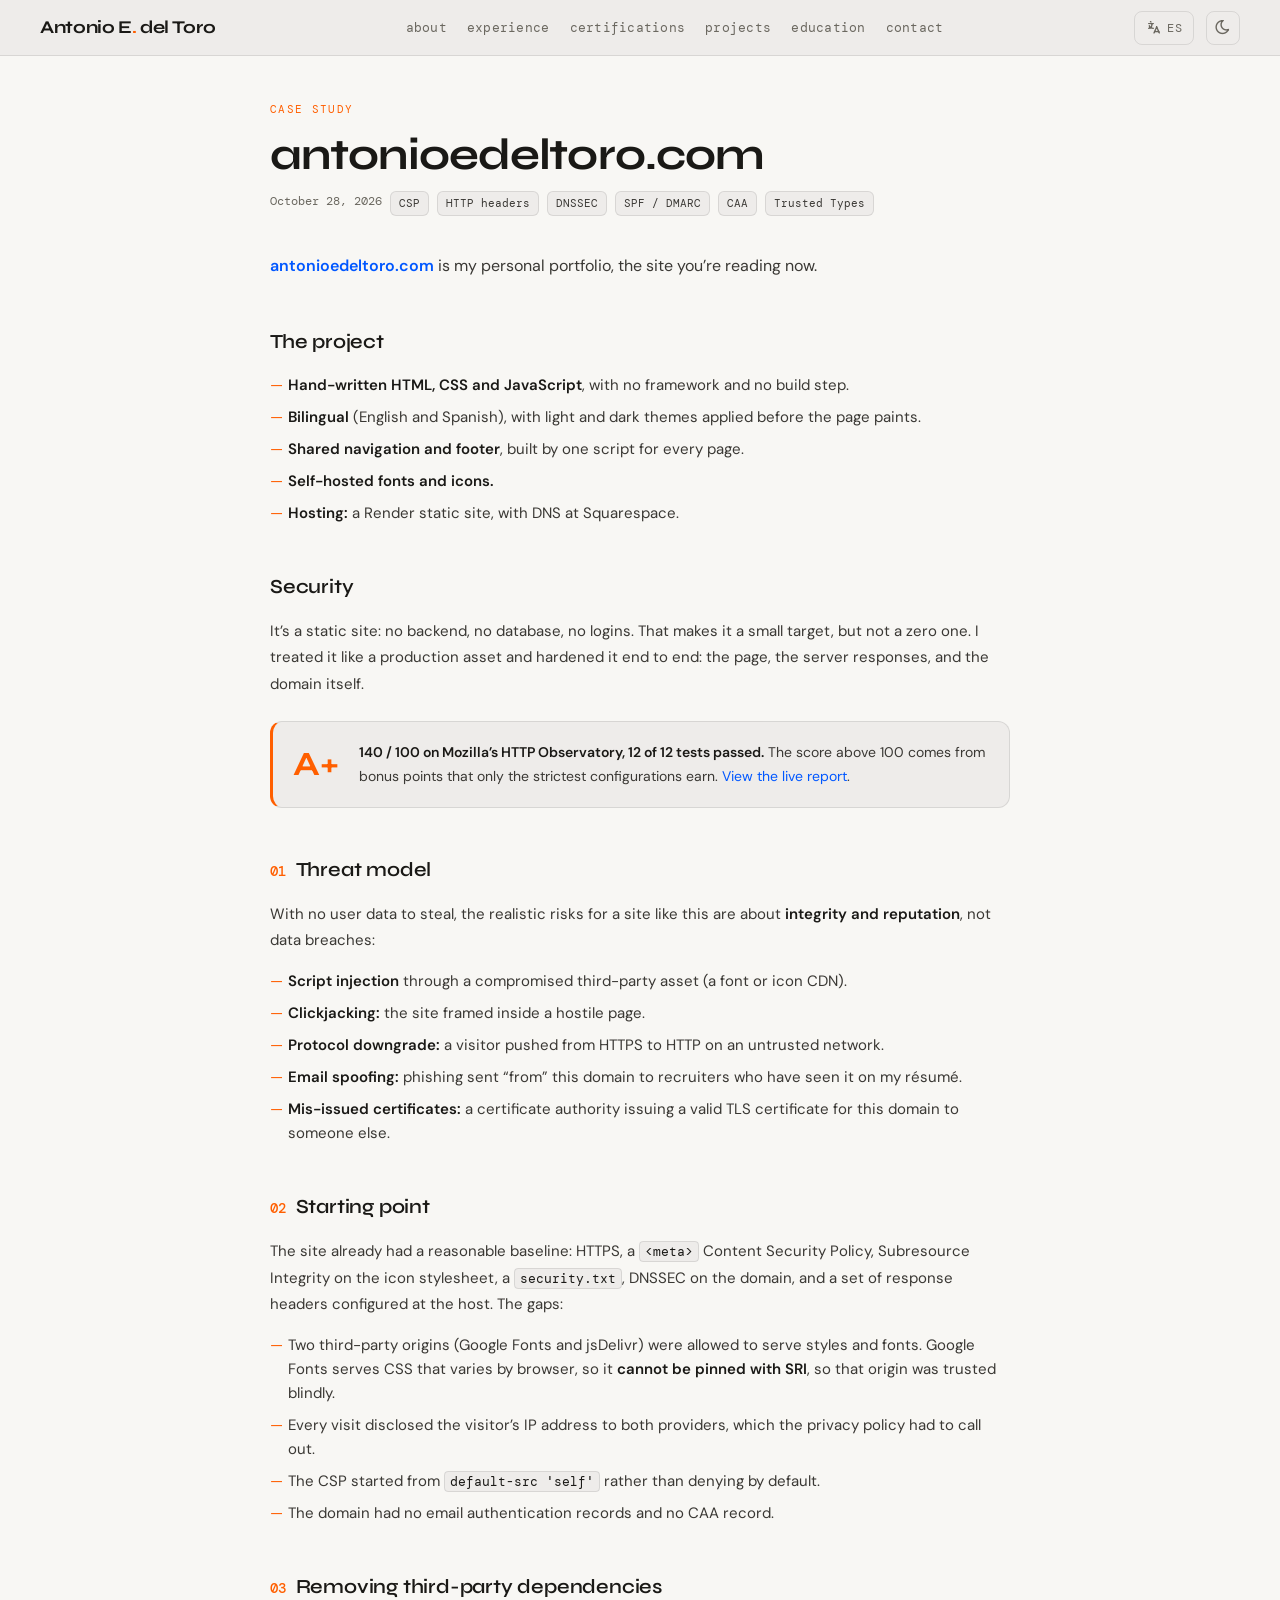
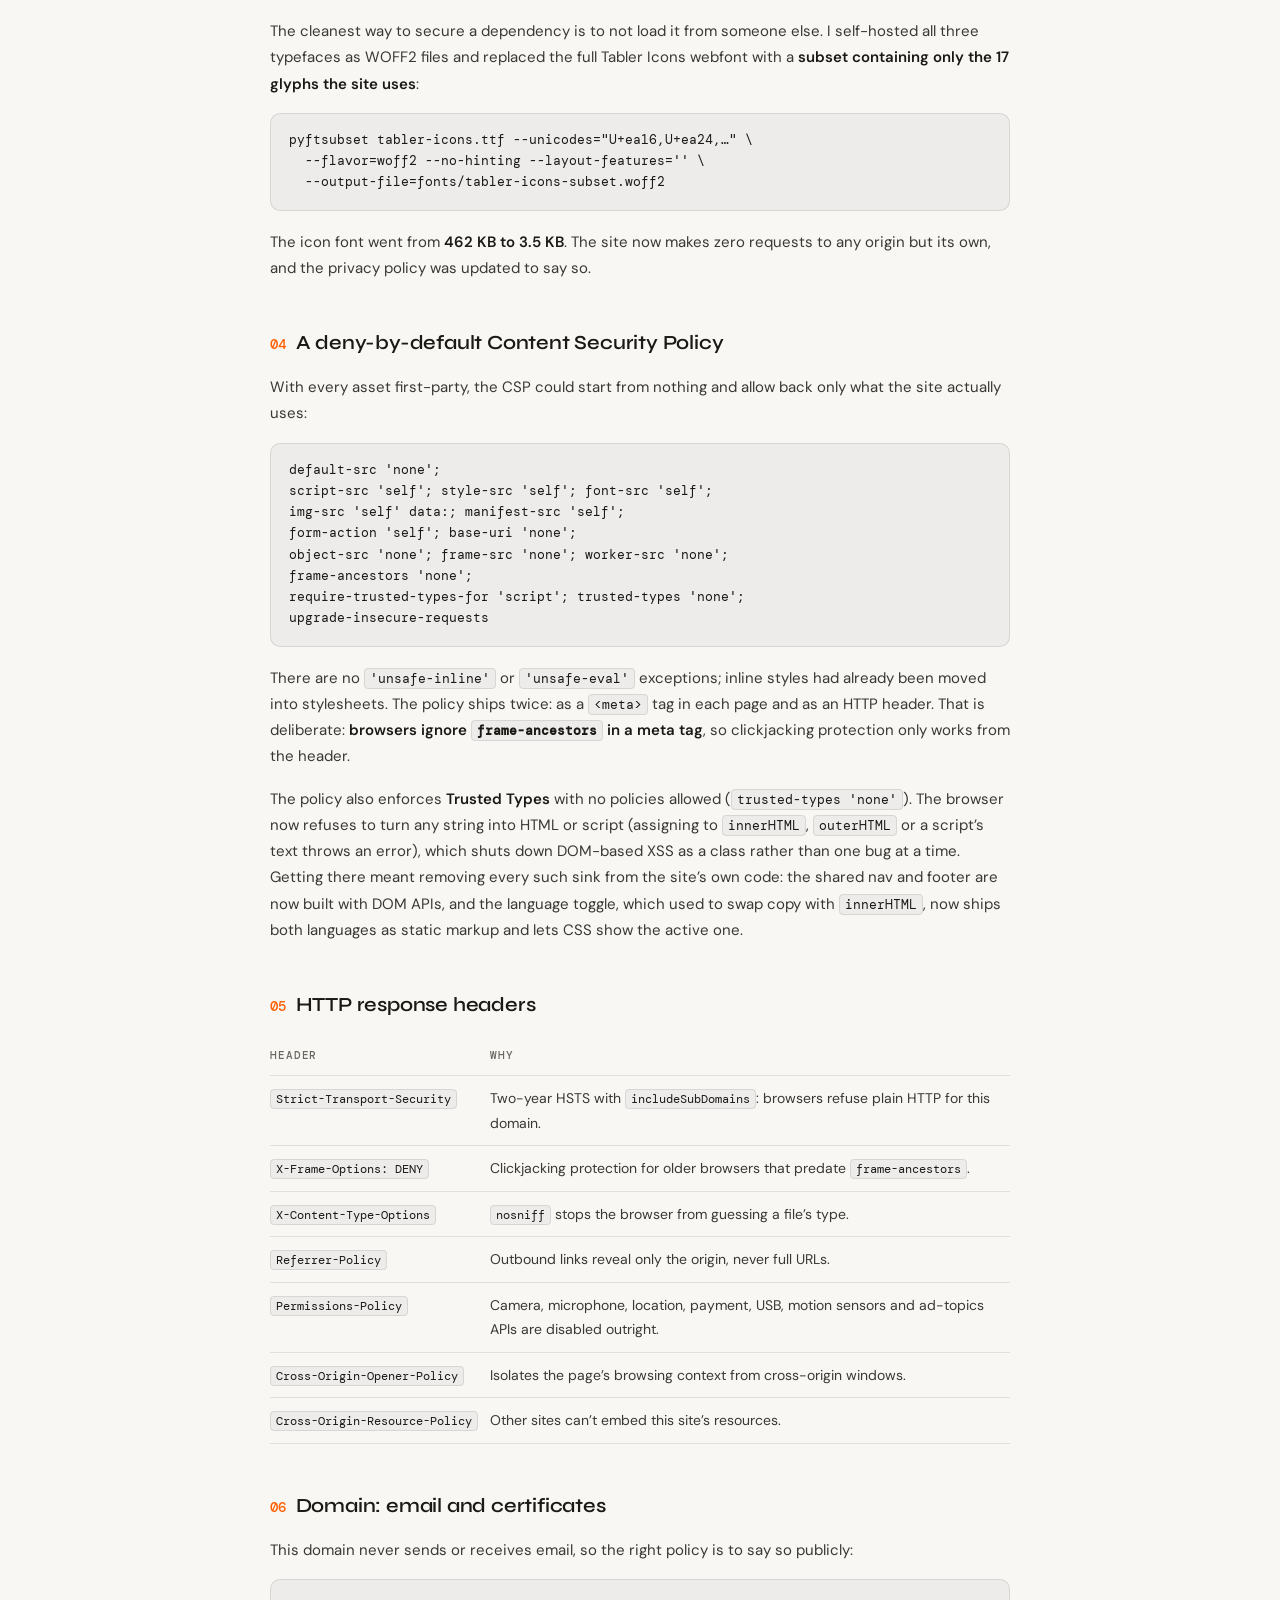
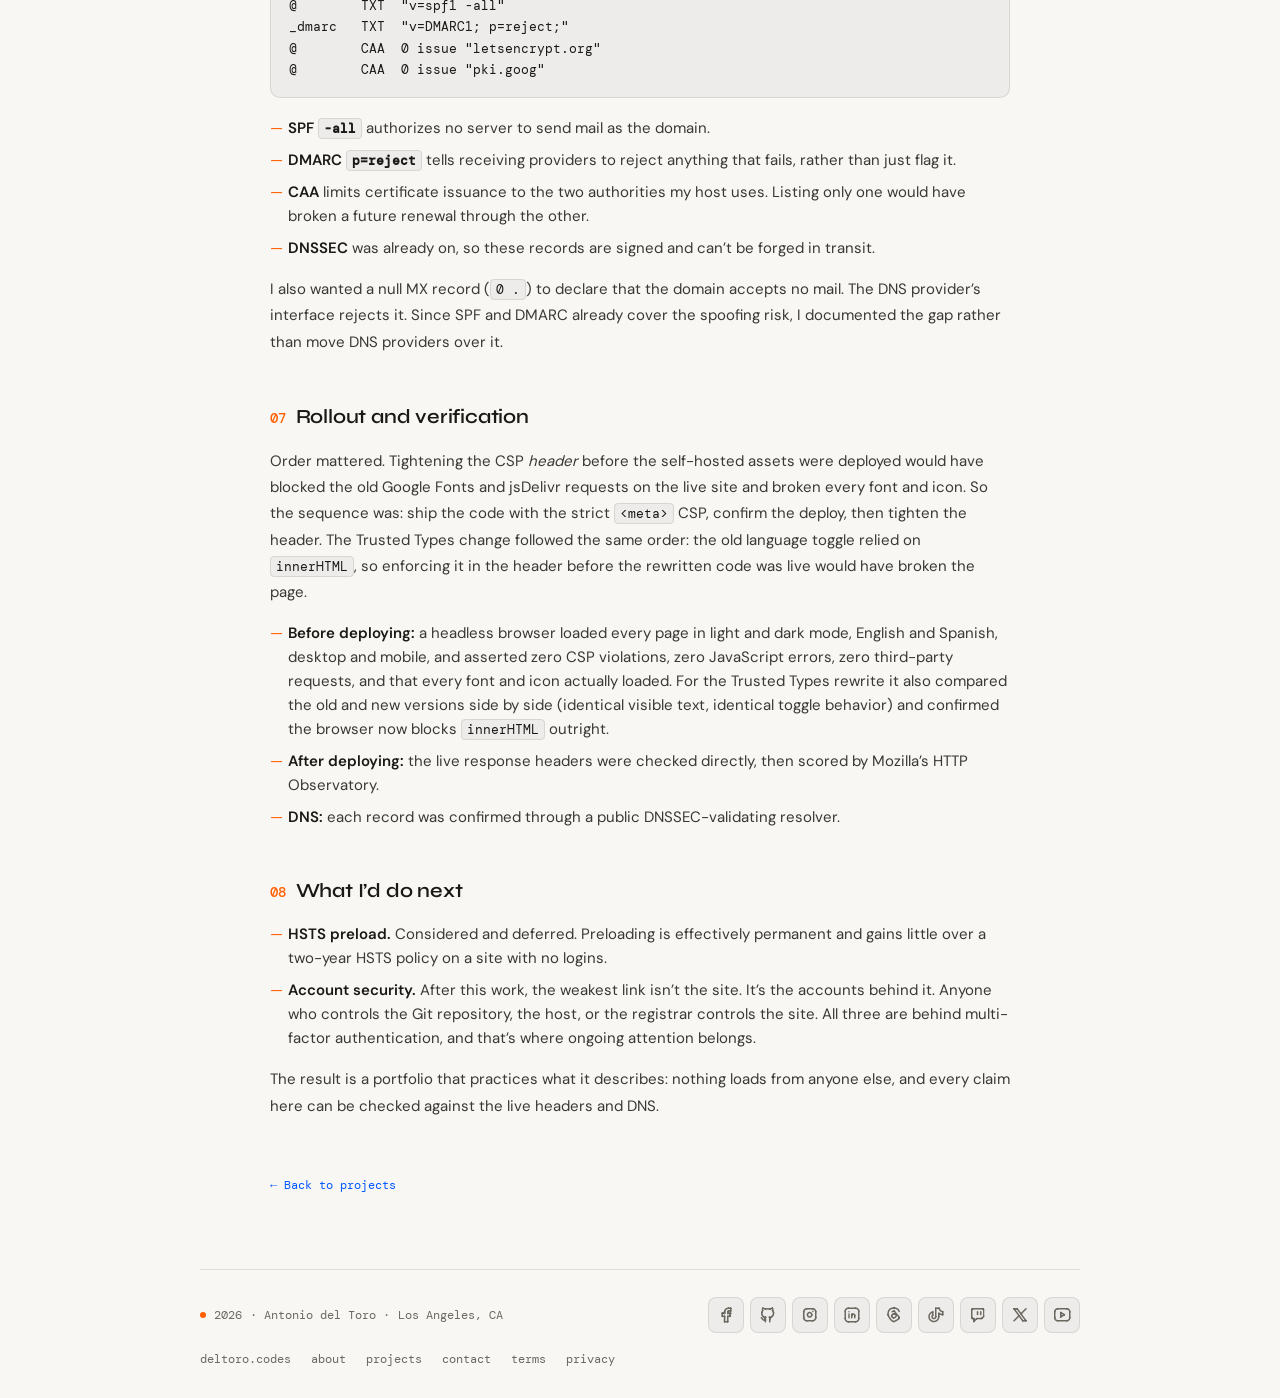
<file: site-hardening.html>
<!DOCTYPE html>
<html lang="en">
<head>
<meta charset="UTF-8">
<meta name="viewport" content="width=device-width, initial-scale=1.0">

<!-- Security: Content Security Policy (defense-in-depth) + referrer policy -->
<meta http-equiv="Content-Security-Policy" content="default-src 'none'; script-src 'self'; style-src 'self'; font-src 'self'; img-src 'self' data:; manifest-src 'self'; form-action 'self'; base-uri 'none'; object-src 'none'; frame-src 'none'; worker-src 'none'; require-trusted-types-for 'script'; trusted-types 'none'; upgrade-insecure-requests">
<meta name="referrer" content="strict-origin-when-cross-origin">
<meta name="robots" content="index, follow">

<title>antonioedeltoro.com: Case Study | Antonio E. del Toro</title>
<meta name="description" content="How I took antonioedeltoro.com to an A+ (140/100) on Mozilla's HTTP Observatory: removing third-party dependencies, a strict CSP, security headers, and email/certificate DNS controls.">
<meta name="author" content="Antonio E. del Toro">
<link rel="canonical" href="https://www.antonioedeltoro.com/site-hardening.html">
<link rel="icon" type="image/png" href="favicon.png">
<meta name="theme-color" content="#FF5F00">

<meta property="og:type" content="article">
<meta property="og:url" content="https://www.antonioedeltoro.com/site-hardening.html">
<meta property="og:title" content="antonioedeltoro.com: Case Study">
<meta property="og:description" content="From third-party fonts and a permissive CSP to an A+ (140/100) on Mozilla's HTTP Observatory.">
<meta property="og:image" content="https://www.antonioedeltoro.com/og-image.jpg">
<meta property="og:site_name" content="Antonio E. del Toro">
<meta name="twitter:card" content="summary_large_image">
<meta name="twitter:creator" content="@antonioedeltoro">

<link rel="preload" href="fonts/dm-sans-latin-opsz-normal.woff2" as="font" type="font/woff2" crossorigin>
<link rel="stylesheet" href="fonts.css">

<!-- Shared nav + footer -->
<link rel="stylesheet" href="chrome.css">
<script defer src="chrome.js"></script>

<!-- Set theme + language before paint to avoid a flash of the wrong state -->
<script src="theme-init.js"></script>

<link rel="stylesheet" href="writeup.css">
</head>
<body>

  <div id="site-nav"></div>

  <main>
    <!-- ENGLISH -->
    <article data-l="en">
      <div class="eyebrow">Case study</div>
      <h1>antonioedeltoro.com</h1>
      <div class="meta-row">
        <span class="updated">October 28, 2026</span>
        <span class="pill">CSP</span><span class="pill">HTTP headers</span><span class="pill">DNSSEC</span><span class="pill">SPF / DMARC</span><span class="pill">CAA</span><span class="pill">Trusted Types</span>
      </div>

      <p class="intro"><strong><a href="https://www.antonioedeltoro.com/" target="_blank" rel="noopener">antonioedeltoro.com</a></strong> is my personal portfolio, the site you&rsquo;re reading now.</p>

      <h2>The project</h2>
      <ul>
        <li><strong>Hand-written HTML, CSS and JavaScript</strong>, with no framework and no build step.</li>
        <li><strong>Bilingual</strong> (English and Spanish), with light and dark themes applied before the page paints.</li>
        <li><strong>Shared navigation and footer</strong>, built by one script for every page.</li>
        <li><strong>Self-hosted fonts and icons.</strong></li>
        <li><strong>Hosting:</strong> a Render static site, with DNS at Squarespace.</li>
      </ul>

      <h2>Security</h2>
      <p>It&rsquo;s a static site: no backend, no database, no logins. That makes it a small target, but not a zero one. I treated it like a production asset and hardened it end to end: the page, the server responses, and the domain itself.</p>

      <div class="result">
        <div class="grade">A+</div>
        <p><strong>140 / 100 on Mozilla&rsquo;s HTTP Observatory, 12 of 12 tests passed.</strong> The score above 100 comes from bonus points that only the strictest configurations earn. <a href="https://developer.mozilla.org/en-US/observatory/analyze?host=www.antonioedeltoro.com" target="_blank" rel="noopener">View the live report</a>.</p>
      </div>

      <h2><span class="num">01</span>Threat model</h2>
      <p>With no user data to steal, the realistic risks for a site like this are about <strong>integrity and reputation</strong>, not data breaches:</p>
      <ul>
        <li><strong>Script injection</strong> through a compromised third-party asset (a font or icon CDN).</li>
        <li><strong>Clickjacking:</strong> the site framed inside a hostile page.</li>
        <li><strong>Protocol downgrade:</strong> a visitor pushed from HTTPS to HTTP on an untrusted network.</li>
        <li><strong>Email spoofing:</strong> phishing sent &ldquo;from&rdquo; this domain to recruiters who have seen it on my r&eacute;sum&eacute;.</li>
        <li><strong>Mis-issued certificates:</strong> a certificate authority issuing a valid TLS certificate for this domain to someone else.</li>
      </ul>

      <h2><span class="num">02</span>Starting point</h2>
      <p>The site already had a reasonable baseline: HTTPS, a <code>&lt;meta&gt;</code> Content Security Policy, Subresource Integrity on the icon stylesheet, a <code>security.txt</code>, DNSSEC on the domain, and a set of response headers configured at the host. The gaps:</p>
      <ul>
        <li>Two third-party origins (Google Fonts and jsDelivr) were allowed to serve styles and fonts. Google Fonts serves CSS that varies by browser, so it <strong>cannot be pinned with SRI</strong>, so that origin was trusted blindly.</li>
        <li>Every visit disclosed the visitor&rsquo;s IP address to both providers, which the privacy policy had to call out.</li>
        <li>The CSP started from <code>default-src 'self'</code> rather than denying by default.</li>
        <li>The domain had no email authentication records and no CAA record.</li>
      </ul>

      <h2><span class="num">03</span>Removing third-party dependencies</h2>
      <p>The cleanest way to secure a dependency is to not load it from someone else. I self-hosted all three typefaces as WOFF2 files and replaced the full Tabler Icons webfont with a <strong>subset containing only the 17 glyphs the site uses</strong>:</p>
      <pre><code>pyftsubset tabler-icons.ttf --unicodes="U+ea16,U+ea24,…" \
  --flavor=woff2 --no-hinting --layout-features='' \
  --output-file=fonts/tabler-icons-subset.woff2</code></pre>
      <p>The icon font went from <strong>462&nbsp;KB to 3.5&nbsp;KB</strong>. The site now makes zero requests to any origin but its own, and the privacy policy was updated to say so.</p>

      <h2><span class="num">04</span>A deny-by-default Content Security Policy</h2>
      <p>With every asset first-party, the CSP could start from nothing and allow back only what the site actually uses:</p>
      <pre><code>default-src 'none';
script-src 'self'; style-src 'self'; font-src 'self';
img-src 'self' data:; manifest-src 'self';
form-action 'self'; base-uri 'none';
object-src 'none'; frame-src 'none'; worker-src 'none';
frame-ancestors 'none';
require-trusted-types-for 'script'; trusted-types 'none';
upgrade-insecure-requests</code></pre>
      <p>There are no <code>'unsafe-inline'</code> or <code>'unsafe-eval'</code> exceptions; inline styles had already been moved into stylesheets. The policy ships twice: as a <code>&lt;meta&gt;</code> tag in each page and as an HTTP header. That is deliberate: <strong>browsers ignore <code>frame-ancestors</code> in a meta tag</strong>, so clickjacking protection only works from the header.</p>
      <p>The policy also enforces <strong>Trusted Types</strong> with no policies allowed (<code>trusted-types 'none'</code>). The browser now refuses to turn any string into HTML or script (assigning to <code>innerHTML</code>, <code>outerHTML</code> or a script&rsquo;s text throws an error), which shuts down DOM-based XSS as a class rather than one bug at a time. Getting there meant removing every such sink from the site&rsquo;s own code: the shared nav and footer are now built with DOM APIs, and the language toggle, which used to swap copy with <code>innerHTML</code>, now ships both languages as static markup and lets CSS show the active one.</p>

      <h2><span class="num">05</span>HTTP response headers</h2>
      <div class="table-wrap">
        <table>
          <thead><tr><th>Header</th><th>Why</th></tr></thead>
          <tbody>
            <tr><td><code>Strict-Transport-Security</code></td><td>Two-year HSTS with <code>includeSubDomains</code>: browsers refuse plain HTTP for this domain.</td></tr>
            <tr><td><code>X-Frame-Options: DENY</code></td><td>Clickjacking protection for older browsers that predate <code>frame-ancestors</code>.</td></tr>
            <tr><td><code>X-Content-Type-Options</code></td><td><code>nosniff</code> stops the browser from guessing a file&rsquo;s type.</td></tr>
            <tr><td><code>Referrer-Policy</code></td><td>Outbound links reveal only the origin, never full URLs.</td></tr>
            <tr><td><code>Permissions-Policy</code></td><td>Camera, microphone, location, payment, USB, motion sensors and ad-topics APIs are disabled outright.</td></tr>
            <tr><td><code>Cross-Origin-Opener-Policy</code></td><td>Isolates the page&rsquo;s browsing context from cross-origin windows.</td></tr>
            <tr><td><code>Cross-Origin-Resource-Policy</code></td><td>Other sites can&rsquo;t embed this site&rsquo;s resources.</td></tr>
          </tbody>
        </table>
      </div>

      <h2><span class="num">06</span>Domain: email and certificates</h2>
      <p>This domain never sends or receives email, so the right policy is to say so publicly:</p>
      <pre><code>@        TXT  "v=spf1 -all"
_dmarc   TXT  "v=DMARC1; p=reject;"
@        CAA  0 issue "letsencrypt.org"
@        CAA  0 issue "pki.goog"</code></pre>
      <ul>
        <li><strong>SPF <code>-all</code></strong> authorizes no server to send mail as the domain.</li>
        <li><strong>DMARC <code>p=reject</code></strong> tells receiving providers to reject anything that fails, rather than just flag it.</li>
        <li><strong>CAA</strong> limits certificate issuance to the two authorities my host uses. Listing only one would have broken a future renewal through the other.</li>
        <li><strong>DNSSEC</strong> was already on, so these records are signed and can&rsquo;t be forged in transit.</li>
      </ul>
      <p>I also wanted a null MX record (<code>0 .</code>) to declare that the domain accepts no mail. The DNS provider&rsquo;s interface rejects it. Since SPF and DMARC already cover the spoofing risk, I documented the gap rather than move DNS providers over it.</p>

      <h2><span class="num">07</span>Rollout and verification</h2>
      <p>Order mattered. Tightening the CSP <em>header</em> before the self-hosted assets were deployed would have blocked the old Google Fonts and jsDelivr requests on the live site and broken every font and icon. So the sequence was: ship the code with the strict <code>&lt;meta&gt;</code> CSP, confirm the deploy, then tighten the header. The Trusted Types change followed the same order: the old language toggle relied on <code>innerHTML</code>, so enforcing it in the header before the rewritten code was live would have broken the page.</p>
      <ul>
        <li><strong>Before deploying:</strong> a headless browser loaded every page in light and dark mode, English and Spanish, desktop and mobile, and asserted zero CSP violations, zero JavaScript errors, zero third-party requests, and that every font and icon actually loaded. For the Trusted Types rewrite it also compared the old and new versions side by side (identical visible text, identical toggle behavior) and confirmed the browser now blocks <code>innerHTML</code> outright.</li>
        <li><strong>After deploying:</strong> the live response headers were checked directly, then scored by Mozilla&rsquo;s HTTP Observatory.</li>
        <li><strong>DNS:</strong> each record was confirmed through a public DNSSEC-validating resolver.</li>
      </ul>

      <h2><span class="num">08</span>What I&rsquo;d do next</h2>
      <ul>
        <li><strong>HSTS preload.</strong> Considered and deferred. Preloading is effectively permanent and gains little over a two-year HSTS policy on a site with no logins.</li>
        <li><strong>Account security.</strong> After this work, the weakest link isn&rsquo;t the site. It&rsquo;s the accounts behind it. Anyone who controls the Git repository, the host, or the registrar controls the site. All three are behind multi-factor authentication, and that&rsquo;s where ongoing attention belongs.</li>
      </ul>

      <p>The result is a portfolio that practices what it describes: nothing loads from anyone else, and every claim here can be checked against the live headers and DNS.</p>

      <a class="back" href="index.html#projects">&larr; Back to projects</a>
    </article>

    <!-- ESPAÑOL -->
    <article data-l="es">
      <div class="eyebrow">Caso de estudio</div>
      <h1>antonioedeltoro.com</h1>
      <div class="meta-row">
        <span class="updated">28 de octubre de 2026</span>
        <span class="pill">CSP</span><span class="pill">Encabezados HTTP</span><span class="pill">DNSSEC</span><span class="pill">SPF / DMARC</span><span class="pill">CAA</span><span class="pill">Trusted Types</span>
      </div>

      <p class="intro"><strong><a href="https://www.antonioedeltoro.com/" target="_blank" rel="noopener">antonioedeltoro.com</a></strong> es mi portafolio personal, el sitio que estás leyendo.</p>

      <h2>El proyecto</h2>
      <ul>
        <li><strong>HTML, CSS y JavaScript escritos a mano</strong>, sin framework y sin paso de compilación.</li>
        <li><strong>Bilingüe</strong> (inglés y español), con temas claro y oscuro que se aplican antes de que se pinte la página.</li>
        <li><strong>Navegación y pie de página compartidos</strong>, generados por un solo script para todas las páginas.</li>
        <li><strong>Fuentes e íconos alojados en el propio sitio.</strong></li>
        <li><strong>Alojamiento:</strong> sitio estático en Render, con el DNS en Squarespace.</li>
      </ul>

      <h2>Seguridad</h2>
      <p>Es un sitio estático: sin backend, sin base de datos, sin inicios de sesión. Eso lo convierte en un objetivo pequeño, pero no nulo. Lo traté como un activo de producción y lo protegí de principio a fin: la página, las respuestas del servidor y el propio dominio.</p>

      <div class="result">
        <div class="grade">A+</div>
        <p><strong>140 / 100 en el HTTP Observatory de Mozilla, 12 de 12 pruebas superadas.</strong> La puntuación por encima de 100 proviene de puntos adicionales que solo obtienen las configuraciones más estrictas. <a href="https://developer.mozilla.org/en-US/observatory/analyze?host=www.antonioedeltoro.com" target="_blank" rel="noopener">Ver el informe en vivo</a>.</p>
      </div>

      <h2><span class="num">01</span>Modelo de amenazas</h2>
      <p>Sin datos de usuarios que robar, los riesgos realistas para un sitio como este tienen que ver con la <strong>integridad y la reputación</strong>, no con filtraciones de datos:</p>
      <ul>
        <li><strong>Inyección de scripts</strong> a través de un recurso de terceros comprometido (una CDN de fuentes o de íconos).</li>
        <li><strong>Clickjacking</strong>: el sitio incrustado dentro de una página maliciosa.</li>
        <li><strong>Degradación de protocolo</strong>: un visitante forzado de HTTPS a HTTP en una red no confiable.</li>
        <li><strong>Suplantación de correo</strong>: phishing enviado &laquo;desde&raquo; este dominio a reclutadores que lo han visto en mi currículum.</li>
        <li><strong>Certificados emitidos indebidamente</strong>: una autoridad de certificación que emite un certificado TLS válido para este dominio a otra persona.</li>
      </ul>

      <h2><span class="num">02</span>Punto de partida</h2>
      <p>El sitio ya tenía una base razonable: HTTPS, una Política de Seguridad de Contenido (CSP) en una etiqueta <code>&lt;meta&gt;</code>, Integridad de Subrecursos (SRI) en la hoja de estilos de íconos, un archivo <code>security.txt</code>, DNSSEC en el dominio y un conjunto de encabezados configurados en el servidor. Las deficiencias:</p>
      <ul>
        <li>Dos orígenes de terceros (Google Fonts y jsDelivr) podían servir estilos y fuentes. Google Fonts sirve CSS que varía según el navegador, por lo que <strong>no puede fijarse con SRI</strong>: se confiaba en ese origen a ciegas.</li>
        <li>Cada visita revelaba la dirección IP del visitante a ambos proveedores, algo que la política de privacidad tenía que advertir.</li>
        <li>La CSP partía de <code>default-src 'self'</code> en lugar de denegar todo por defecto.</li>
        <li>El dominio no tenía registros de autenticación de correo ni registro CAA.</li>
      </ul>

      <h2><span class="num">03</span>Eliminación de dependencias de terceros</h2>
      <p>La forma más limpia de proteger una dependencia es no cargarla desde los servidores de otro. Alojé las tres tipografías en el propio sitio como archivos WOFF2 y reemplacé la fuente completa de Tabler Icons por un <strong>subconjunto que contiene solo los 17 glifos que usa el sitio</strong>:</p>
      <pre><code>pyftsubset tabler-icons.ttf --unicodes="U+ea16,U+ea24,…" \
  --flavor=woff2 --no-hinting --layout-features='' \
  --output-file=fonts/tabler-icons-subset.woff2</code></pre>
      <p>La fuente de íconos pasó de <strong>462&nbsp;KB a 3.5&nbsp;KB</strong>. El sitio ya no hace ninguna solicitud a otro origen que no sea el suyo, y la política de privacidad se actualizó para reflejarlo.</p>

      <h2><span class="num">04</span>Una CSP que deniega por defecto</h2>
      <p>Con todos los recursos alojados en el propio sitio, la CSP pudo partir de cero y permitir únicamente lo que el sitio realmente usa:</p>
      <pre><code>default-src 'none';
script-src 'self'; style-src 'self'; font-src 'self';
img-src 'self' data:; manifest-src 'self';
form-action 'self'; base-uri 'none';
object-src 'none'; frame-src 'none'; worker-src 'none';
frame-ancestors 'none';
require-trusted-types-for 'script'; trusted-types 'none';
upgrade-insecure-requests</code></pre>
      <p>No hay excepciones <code>'unsafe-inline'</code> ni <code>'unsafe-eval'</code>; los estilos en línea ya se habían trasladado a hojas de estilo. La política se envía dos veces: como etiqueta <code>&lt;meta&gt;</code> en cada página y como encabezado HTTP. Es intencional: <strong>los navegadores ignoran <code>frame-ancestors</code> en una etiqueta meta</strong>, así que la protección contra clickjacking solo funciona desde el encabezado.</p>
      <p>La política también aplica <strong>Trusted Types</strong> sin permitir ninguna política (<code>trusted-types 'none'</code>). El navegador ahora se niega a convertir cualquier cadena de texto en HTML o en script: asignar a <code>innerHTML</code>, <code>outerHTML</code> o al texto de un script genera un error. Esto elimina el XSS basado en el DOM como categoría completa, no un error a la vez. Para lograrlo hubo que quitar todos esos puntos de inserción del código del propio sitio: la navegación y el pie de página compartidos ahora se construyen con las API del DOM, y el selector de idioma, que antes cambiaba el texto con <code>innerHTML</code>, ahora incluye ambos idiomas como marcado estático y deja que CSS muestre el activo.</p>

      <h2><span class="num">05</span>Encabezados de respuesta HTTP</h2>
      <div class="table-wrap">
        <table>
          <thead><tr><th>Encabezado</th><th>Propósito</th></tr></thead>
          <tbody>
            <tr><td><code>Strict-Transport-Security</code></td><td>HSTS de dos años con <code>includeSubDomains</code>: los navegadores rechazan HTTP sin cifrar para este dominio.</td></tr>
            <tr><td><code>X-Frame-Options: DENY</code></td><td>Protección contra clickjacking para navegadores antiguos que no admiten <code>frame-ancestors</code>.</td></tr>
            <tr><td><code>X-Content-Type-Options</code></td><td><code>nosniff</code> impide que el navegador adivine el tipo de un archivo.</td></tr>
            <tr><td><code>Referrer-Policy</code></td><td>Los enlaces salientes revelan solo el origen, nunca la URL completa.</td></tr>
            <tr><td><code>Permissions-Policy</code></td><td>Desactiva por completo la cámara, el micrófono, la ubicación, los pagos, USB, los sensores de movimiento y la API de temas publicitarios.</td></tr>
            <tr><td><code>Cross-Origin-Opener-Policy</code></td><td>Aísla el contexto de navegación de la página de las ventanas de otros orígenes.</td></tr>
            <tr><td><code>Cross-Origin-Resource-Policy</code></td><td>Otros sitios no pueden incrustar los recursos de este sitio.</td></tr>
          </tbody>
        </table>
      </div>

      <h2><span class="num">06</span>Dominio: correo y certificados</h2>
      <p>Este dominio nunca envía ni recibe correo, así que la política correcta es declararlo públicamente:</p>
      <pre><code>@        TXT  "v=spf1 -all"
_dmarc   TXT  "v=DMARC1; p=reject;"
@        CAA  0 issue "letsencrypt.org"
@        CAA  0 issue "pki.goog"</code></pre>
      <ul>
        <li><strong>SPF <code>-all</code></strong> no autoriza a ningún servidor a enviar correo en nombre del dominio.</li>
        <li><strong>DMARC <code>p=reject</code></strong> indica a los proveedores que rechacen todo lo que no pase la verificación, en lugar de solo marcarlo.</li>
        <li><strong>CAA</strong> limita la emisión de certificados a las dos autoridades que usa mi proveedor de alojamiento. Incluir solo una habría hecho fallar una renovación futura a través de la otra.</li>
        <li><strong>DNSSEC</strong> ya estaba activado, así que estos registros están firmados y no pueden falsificarse en tránsito.</li>
      </ul>
      <p>También quería un registro MX nulo (<code>0 .</code>) para declarar que el dominio no acepta correo. La interfaz del proveedor de DNS lo rechaza. Como SPF y DMARC ya cubren el riesgo de suplantación, documenté la limitación en lugar de cambiar de proveedor de DNS por ella.</p>

      <h2><span class="num">07</span>Implementación y verificación</h2>
      <p>El orden importaba. Endurecer el <em>encabezado</em> CSP antes de desplegar los recursos propios habría bloqueado las solicitudes a Google Fonts y jsDelivr en el sitio en vivo y habría roto todas las fuentes e íconos. Por eso la secuencia fue: publicar el código con la CSP estricta en la etiqueta <code>&lt;meta&gt;</code>, confirmar el despliegue y luego endurecer el encabezado. El cambio a Trusted Types siguió el mismo orden: el selector de idioma anterior dependía de <code>innerHTML</code>, así que aplicarlo en el encabezado antes de publicar el código reescrito habría roto la página.</p>
      <ul>
        <li><strong>Antes del despliegue:</strong> un navegador sin interfaz cargó cada página en modo claro y oscuro, en inglés y en español, en escritorio y en móvil, y verificó que no hubiera ninguna violación de la CSP, ningún error de JavaScript, ninguna solicitud a terceros, y que todas las fuentes e íconos cargaran correctamente. Para la reescritura de Trusted Types también comparó la versión anterior y la nueva lado a lado (mismo texto visible, mismo comportamiento de los selectores) y confirmó que el navegador ahora bloquea <code>innerHTML</code> por completo.</li>
        <li><strong>Después del despliegue:</strong> se revisaron directamente los encabezados de la respuesta en vivo y luego se evaluaron con el HTTP Observatory de Mozilla.</li>
        <li><strong>DNS:</strong> cada registro se confirmó mediante un resolutor público que valida DNSSEC.</li>
      </ul>

      <h2><span class="num">08</span>Próximos pasos</h2>
      <ul>
        <li><strong>Precarga de HSTS.</strong> Evaluada y pospuesta. La precarga es prácticamente permanente y aporta poco frente a una política HSTS de dos años en un sitio sin inicios de sesión.</li>
        <li><strong>Seguridad de las cuentas.</strong> Tras este trabajo, el eslabón más débil ya no es el sitio, sino las cuentas detrás de él. Quien controle el repositorio Git, el proveedor de alojamiento o el registrador controla el sitio. Las tres cuentas están protegidas con autenticación multifactor, y ahí es donde debe centrarse la atención de aquí en adelante.</li>
      </ul>

      <p>El resultado es un portafolio que practica lo que describe: nada se carga desde otros servidores, y cada afirmación de esta página se puede comprobar en los encabezados y el DNS en vivo.</p>

      <a class="back" href="index.html#projects">&larr; Volver a proyectos</a>
    </article>
  </main>

  <div id="site-footer"></div>

</body>
</html>
</file>
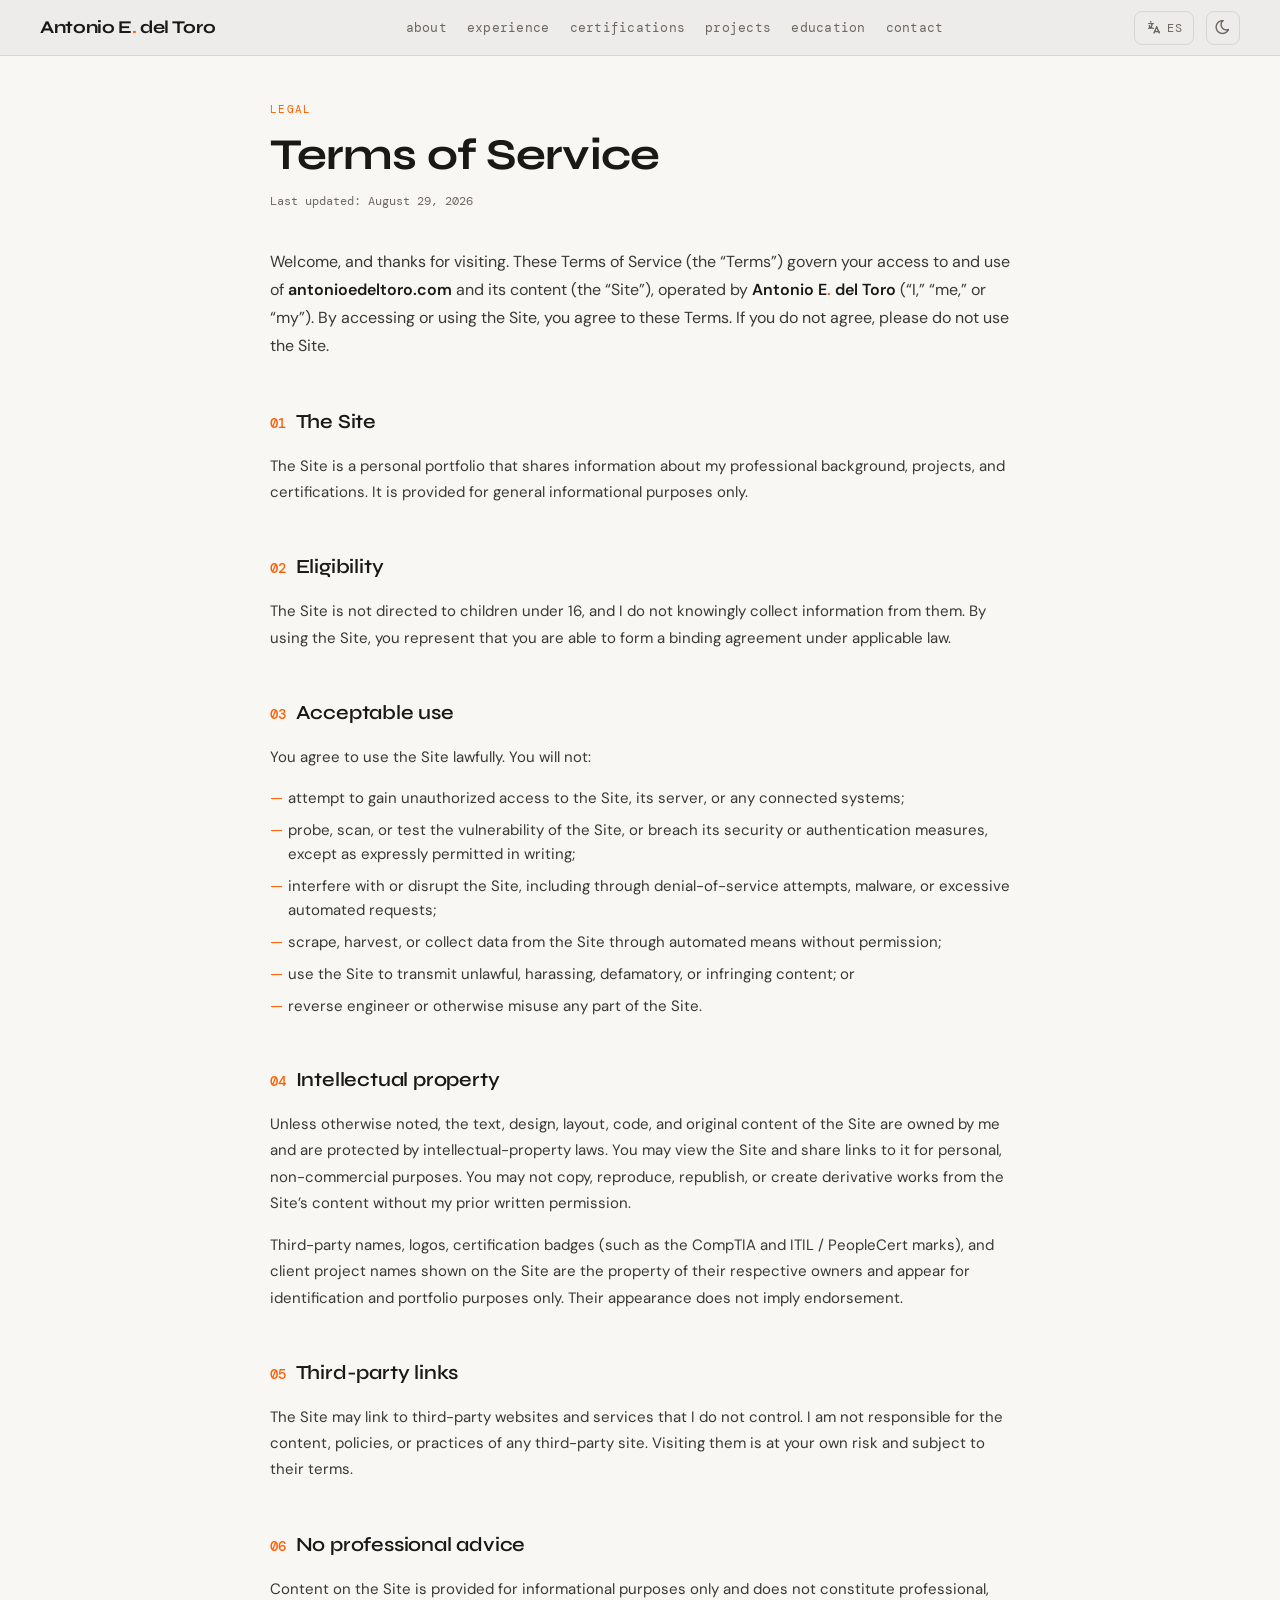
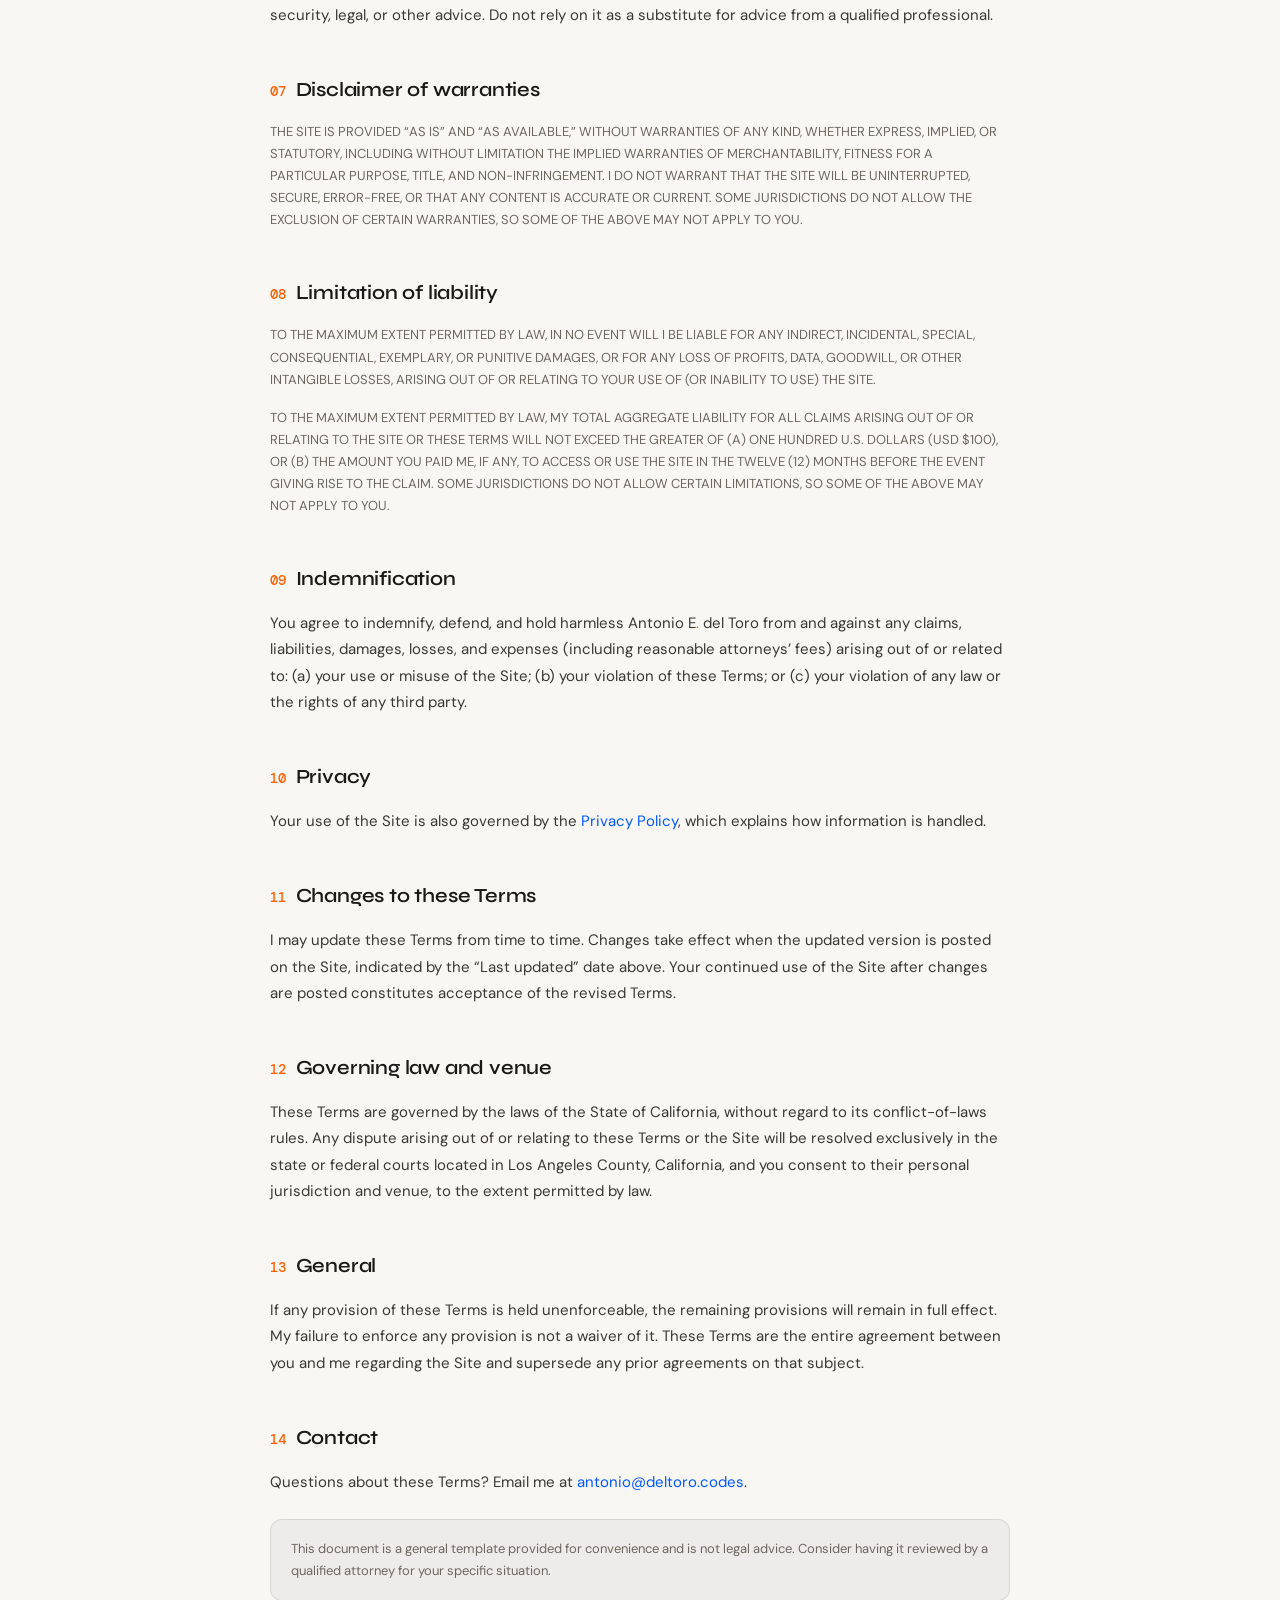
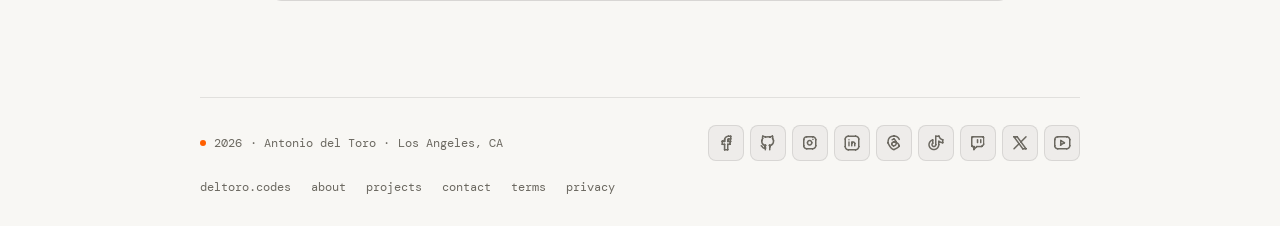
<file: terms.html>
<!DOCTYPE html>
<html lang="en">
<head>
<meta charset="UTF-8">
<meta name="viewport" content="width=device-width, initial-scale=1.0">

<!-- Security: Content Security Policy (defense-in-depth) + referrer policy -->
<meta http-equiv="Content-Security-Policy" content="default-src 'none'; script-src 'self'; style-src 'self'; font-src 'self'; img-src 'self' data:; manifest-src 'self'; form-action 'self'; base-uri 'none'; object-src 'none'; frame-src 'none'; worker-src 'none'; require-trusted-types-for 'script'; trusted-types 'none'; upgrade-insecure-requests">
<meta name="referrer" content="strict-origin-when-cross-origin">
<meta name="robots" content="index, follow">

<title>Terms of Service | Antonio E. del Toro</title>
<meta name="description" content="Terms of Service for antonioedeltoro.com.">
<link rel="canonical" href="https://www.antonioedeltoro.com/terms.html">
<link rel="icon" type="image/png" href="favicon.png">
<meta name="theme-color" content="#FF5F00">

<link rel="preload" href="fonts/dm-sans-latin-opsz-normal.woff2" as="font" type="font/woff2" crossorigin>
<link rel="stylesheet" href="fonts.css">

<!-- Shared nav + footer -->
<link rel="stylesheet" href="chrome.css">
<script defer src="chrome.js"></script>

<!-- Set theme + language before paint to avoid a flash of the wrong state -->
<script src="theme-init.js"></script>

<link rel="stylesheet" href="terms.css">
</head>
<body>

  <div id="site-nav"></div>

  <main>
    <!-- ENGLISH -->
    <div data-l="en">
      <div class="eyebrow">Legal</div>
      <h1>Terms of Service</h1>
      <div class="updated">Last updated: August 29, 2026</div>

      <p class="intro">Welcome, and thanks for visiting. These Terms of Service (the &ldquo;Terms&rdquo;) govern your access to and use of <strong>antonioedeltoro.com</strong> and its content (the &ldquo;Site&rdquo;), operated by <strong>Antonio E<span class="brand-dot">.</span> del Toro</strong> (&ldquo;I,&rdquo; &ldquo;me,&rdquo; or &ldquo;my&rdquo;). By accessing or using the Site, you agree to these Terms. If you do not agree, please do not use the Site.</p>

      <h2><span class="num">01</span>The Site</h2>
      <p>The Site is a personal portfolio that shares information about my professional background, projects, and certifications. It is provided for general informational purposes only.</p>

      <h2><span class="num">02</span>Eligibility</h2>
      <p>The Site is not directed to children under 16, and I do not knowingly collect information from them. By using the Site, you represent that you are able to form a binding agreement under applicable law.</p>

      <h2><span class="num">03</span>Acceptable use</h2>
      <p>You agree to use the Site lawfully. You will not:</p>
      <ul>
        <li>attempt to gain unauthorized access to the Site, its server, or any connected systems;</li>
        <li>probe, scan, or test the vulnerability of the Site, or breach its security or authentication measures, except as expressly permitted in writing;</li>
        <li>interfere with or disrupt the Site, including through denial-of-service attempts, malware, or excessive automated requests;</li>
        <li>scrape, harvest, or collect data from the Site through automated means without permission;</li>
        <li>use the Site to transmit unlawful, harassing, defamatory, or infringing content; or</li>
        <li>reverse engineer or otherwise misuse any part of the Site.</li>
      </ul>

      <h2><span class="num">04</span>Intellectual property</h2>
      <p>Unless otherwise noted, the text, design, layout, code, and original content of the Site are owned by me and are protected by intellectual-property laws. You may view the Site and share links to it for personal, non-commercial purposes. You may not copy, reproduce, republish, or create derivative works from the Site&rsquo;s content without my prior written permission.</p>
      <p>Third-party names, logos, certification badges (such as the CompTIA and ITIL / PeopleCert marks), and client project names shown on the Site are the property of their respective owners and appear for identification and portfolio purposes only. Their appearance does not imply endorsement.</p>

      <h2><span class="num">05</span>Third-party links</h2>
      <p>The Site may link to third-party websites and services that I do not control. I am not responsible for the content, policies, or practices of any third-party site. Visiting them is at your own risk and subject to their terms.</p>

      <h2><span class="num">06</span>No professional advice</h2>
      <p>Content on the Site is provided for informational purposes only and does not constitute professional, security, legal, or other advice. Do not rely on it as a substitute for advice from a qualified professional.</p>

      <h2><span class="num">07</span>Disclaimer of warranties</h2>
      <p class="fineprint legal">THE SITE IS PROVIDED &ldquo;AS IS&rdquo; AND &ldquo;AS AVAILABLE,&rdquo; WITHOUT WARRANTIES OF ANY KIND, WHETHER EXPRESS, IMPLIED, OR STATUTORY, INCLUDING WITHOUT LIMITATION THE IMPLIED WARRANTIES OF MERCHANTABILITY, FITNESS FOR A PARTICULAR PURPOSE, TITLE, AND NON-INFRINGEMENT. I DO NOT WARRANT THAT THE SITE WILL BE UNINTERRUPTED, SECURE, ERROR-FREE, OR THAT ANY CONTENT IS ACCURATE OR CURRENT. SOME JURISDICTIONS DO NOT ALLOW THE EXCLUSION OF CERTAIN WARRANTIES, SO SOME OF THE ABOVE MAY NOT APPLY TO YOU.</p>

      <h2><span class="num">08</span>Limitation of liability</h2>
      <p class="fineprint legal">TO THE MAXIMUM EXTENT PERMITTED BY LAW, IN NO EVENT WILL I BE LIABLE FOR ANY INDIRECT, INCIDENTAL, SPECIAL, CONSEQUENTIAL, EXEMPLARY, OR PUNITIVE DAMAGES, OR FOR ANY LOSS OF PROFITS, DATA, GOODWILL, OR OTHER INTANGIBLE LOSSES, ARISING OUT OF OR RELATING TO YOUR USE OF (OR INABILITY TO USE) THE SITE.</p>
      <p class="fineprint legal">TO THE MAXIMUM EXTENT PERMITTED BY LAW, MY TOTAL AGGREGATE LIABILITY FOR ALL CLAIMS ARISING OUT OF OR RELATING TO THE SITE OR THESE TERMS WILL NOT EXCEED THE GREATER OF (A) ONE HUNDRED U.S. DOLLARS (USD&nbsp;$100), OR (B) THE AMOUNT YOU PAID ME, IF ANY, TO ACCESS OR USE THE SITE IN THE TWELVE (12) MONTHS BEFORE THE EVENT GIVING RISE TO THE CLAIM. SOME JURISDICTIONS DO NOT ALLOW CERTAIN LIMITATIONS, SO SOME OF THE ABOVE MAY NOT APPLY TO YOU.</p>

      <h2><span class="num">09</span>Indemnification</h2>
      <p>You agree to indemnify, defend, and hold harmless Antonio E<span class="brand-dot">.</span> del Toro from and against any claims, liabilities, damages, losses, and expenses (including reasonable attorneys&rsquo; fees) arising out of or related to: (a)&nbsp;your use or misuse of the Site; (b)&nbsp;your violation of these Terms; or (c)&nbsp;your violation of any law or the rights of any third party.</p>

      <h2><span class="num">10</span>Privacy</h2>
      <p>Your use of the Site is also governed by the <a href="privacy.html">Privacy Policy</a>, which explains how information is handled.</p>

      <h2><span class="num">11</span>Changes to these Terms</h2>
      <p>I may update these Terms from time to time. Changes take effect when the updated version is posted on the Site, indicated by the &ldquo;Last updated&rdquo; date above. Your continued use of the Site after changes are posted constitutes acceptance of the revised Terms.</p>

      <h2><span class="num">12</span>Governing law and venue</h2>
      <p>These Terms are governed by the laws of the State of California, without regard to its conflict-of-laws rules. Any dispute arising out of or relating to these Terms or the Site will be resolved exclusively in the state or federal courts located in Los Angeles County, California, and you consent to their personal jurisdiction and venue, to the extent permitted by law.</p>

      <h2><span class="num">13</span>General</h2>
      <p>If any provision of these Terms is held unenforceable, the remaining provisions will remain in full effect. My failure to enforce any provision is not a waiver of it. These Terms are the entire agreement between you and me regarding the Site and supersede any prior agreements on that subject.</p>

      <h2><span class="num">14</span>Contact</h2>
      <p>Questions about these Terms? Email me at <a href="mailto:antonio@deltoro.codes">antonio@deltoro.codes</a>.</p>

      <div class="callout fineprint">This document is a general template provided for convenience and is not legal advice. Consider having it reviewed by a qualified attorney for your specific situation.</div>
    </div>

    <!-- ESPAÑOL -->
    <div data-l="es">
      <div class="eyebrow">Legal</div>
      <h1>Términos de Servicio</h1>
      <div class="updated">Última actualización: 29 de agosto de 2026</div>

      <p class="intro">Bienvenido y gracias por su visita. Estos Términos de Servicio (los &laquo;Términos&raquo;) rigen su acceso y uso de <strong>antonioedeltoro.com</strong> y su contenido (el &laquo;Sitio&raquo;), operado por <strong>Antonio E<span class="brand-dot">.</span> del Toro</strong> (&laquo;yo&raquo;, &laquo;me&raquo; o &laquo;mi&raquo;). Al acceder o usar el Sitio, usted acepta estos Términos. Si no está de acuerdo, por favor no use el Sitio.</p>

      <h2><span class="num">01</span>El Sitio</h2>
      <p>El Sitio es un portafolio personal que comparte información sobre mi trayectoria profesional, mis proyectos y mis certificaciones. Se ofrece únicamente con fines informativos generales.</p>

      <h2><span class="num">02</span>Elegibilidad</h2>
      <p>El Sitio no está dirigido a menores de 16 años, y no recojo información de ellos a sabiendas. Al usar el Sitio, usted declara que tiene capacidad para celebrar un acuerdo vinculante conforme a la ley aplicable.</p>

      <h2><span class="num">03</span>Uso aceptable</h2>
      <p>Usted acepta usar el Sitio de forma lícita. No podrá:</p>
      <ul>
        <li>intentar obtener acceso no autorizado al Sitio, a su servidor o a cualquier sistema conectado;</li>
        <li>sondear, escanear o probar la vulnerabilidad del Sitio, ni vulnerar sus medidas de seguridad o autenticación, salvo autorización expresa por escrito;</li>
        <li>interferir o interrumpir el Sitio, incluso mediante intentos de denegación de servicio, software malicioso o solicitudes automatizadas excesivas;</li>
        <li>extraer, recopilar o recolectar datos del Sitio por medios automatizados sin permiso;</li>
        <li>usar el Sitio para transmitir contenido ilícito, acosador, difamatorio o infractor; o</li>
        <li>aplicar ingeniería inversa o hacer un uso indebido de cualquier parte del Sitio.</li>
      </ul>

      <h2><span class="num">04</span>Propiedad intelectual</h2>
      <p>Salvo que se indique lo contrario, el texto, el diseño, la disposición, el código y el contenido original del Sitio son de mi propiedad y están protegidos por las leyes de propiedad intelectual. Puede ver el Sitio y compartir enlaces a él con fines personales y no comerciales. No puede copiar, reproducir, volver a publicar ni crear obras derivadas del contenido del Sitio sin mi permiso previo por escrito.</p>
      <p>Los nombres, logotipos, insignias de certificación de terceros (como las marcas de CompTIA e ITIL / PeopleCert) y los nombres de proyectos de clientes que aparecen en el Sitio son propiedad de sus respectivos titulares y se muestran únicamente con fines de identificación y de portafolio. Su presencia no implica respaldo alguno.</p>

      <h2><span class="num">05</span>Enlaces de terceros</h2>
      <p>El Sitio puede enlazar a sitios web y servicios de terceros que no controlo. No soy responsable del contenido, las políticas ni las prácticas de ningún sitio de terceros. Visitarlos es bajo su propio riesgo y está sujeto a sus términos.</p>

      <h2><span class="num">06</span>No es asesoramiento profesional</h2>
      <p>El contenido del Sitio se ofrece únicamente con fines informativos y no constituye asesoramiento profesional, de seguridad, legal ni de ningún otro tipo. No lo tome como sustituto del consejo de un profesional cualificado.</p>

      <h2><span class="num">07</span>Renuncia de garantías</h2>
      <p class="fineprint legal">EL SITIO SE PROPORCIONA &laquo;TAL CUAL&raquo; Y &laquo;SEGÚN DISPONIBILIDAD&raquo;, SIN GARANTÍAS DE NINGÚN TIPO, YA SEAN EXPRESAS, IMPLÍCITAS O LEGALES, INCLUIDAS, SIN LIMITACIÓN, LAS GARANTÍAS IMPLÍCITAS DE COMERCIABILIDAD, IDONEIDAD PARA UN FIN DETERMINADO, TITULARIDAD Y NO INFRACCIÓN. NO GARANTIZO QUE EL SITIO SEA ININTERRUMPIDO, SEGURO O LIBRE DE ERRORES, NI QUE SU CONTENIDO SEA EXACTO O ESTÉ ACTUALIZADO. ALGUNAS JURISDICCIONES NO PERMITEN LA EXCLUSIÓN DE CIERTAS GARANTÍAS, POR LO QUE ES POSIBLE QUE ALGUNAS DE LAS ANTERIORES NO SE APLIQUEN A USTED.</p>

      <h2><span class="num">08</span>Limitación de responsabilidad</h2>
      <p class="fineprint legal">EN LA MÁXIMA MEDIDA PERMITIDA POR LA LEY, EN NINGÚN CASO SERÉ RESPONSABLE POR DAÑOS INDIRECTOS, INCIDENTALES, ESPECIALES, CONSECUENTES, EJEMPLARES O PUNITIVOS, NI POR PÉRDIDA DE BENEFICIOS, DATOS, FONDO DE COMERCIO U OTRAS PÉRDIDAS INTANGIBLES, DERIVADOS DE O RELACIONADOS CON SU USO (O IMPOSIBILIDAD DE USO) DEL SITIO.</p>
      <p class="fineprint legal">EN LA MÁXIMA MEDIDA PERMITIDA POR LA LEY, MI RESPONSABILIDAD TOTAL AGREGADA POR TODAS LAS RECLAMACIONES DERIVADAS DE O RELACIONADAS CON EL SITIO O ESTOS TÉRMINOS NO EXCEDERÁ LA CANTIDAD MAYOR ENTRE (A)&nbsp;CIEN DÓLARES ESTADOUNIDENSES (USD&nbsp;$100), O (B)&nbsp;EL IMPORTE QUE ME HAYA PAGADO, SI LO HUBIERA, POR ACCEDER O USAR EL SITIO EN LOS DOCE (12) MESES ANTERIORES AL HECHO QUE ORIGINE LA RECLAMACIÓN. ALGUNAS JURISDICCIONES NO PERMITEN CIERTAS LIMITACIONES, POR LO QUE ES POSIBLE QUE ALGUNAS DE LAS ANTERIORES NO SE APLIQUEN A USTED.</p>

      <h2><span class="num">09</span>Indemnización</h2>
      <p>Usted acepta indemnizar, defender y eximir de responsabilidad a Antonio E<span class="brand-dot">.</span> del Toro frente a cualquier reclamación, responsabilidad, daño, pérdida y gasto (incluidos los honorarios razonables de abogados) que surjan de o se relacionen con: (a)&nbsp;su uso o uso indebido del Sitio; (b)&nbsp;su incumplimiento de estos Términos; o (c)&nbsp;su violación de cualquier ley o de los derechos de un tercero.</p>

      <h2><span class="num">10</span>Privacidad</h2>
      <p>El uso del Sitio también se rige por la <a href="privacy.html">Política de Privacidad</a>, que explica cómo se maneja la información.</p>

      <h2><span class="num">11</span>Cambios a estos Términos</h2>
      <p>Puedo actualizar estos Términos de vez en cuando. Los cambios entran en vigor cuando la versión actualizada se publica en el Sitio, según indica la fecha de &laquo;Última actualización&raquo; que aparece arriba. Su uso continuado del Sitio después de publicados los cambios constituye la aceptación de los Términos revisados.</p>

      <h2><span class="num">12</span>Ley aplicable y jurisdicción</h2>
      <p>Estos Términos se rigen por las leyes del Estado de California, sin considerar sus normas sobre conflicto de leyes. Cualquier disputa que surja de o se relacione con estos Términos o con el Sitio se resolverá exclusivamente ante los tribunales estatales o federales ubicados en el Condado de Los Ángeles, California, y usted acepta su jurisdicción personal y competencia territorial, en la medida en que lo permita la ley.</p>

      <h2><span class="num">13</span>Disposiciones generales</h2>
      <p>Si alguna disposición de estos Términos se considera inaplicable, las disposiciones restantes permanecerán en pleno vigor. El hecho de que no exija el cumplimiento de alguna disposición no constituye una renuncia a ella. Estos Términos constituyen el acuerdo íntegro entre usted y yo respecto del Sitio y reemplazan cualquier acuerdo previo sobre esa materia.</p>

      <h2><span class="num">14</span>Contacto</h2>
      <p>¿Preguntas sobre estos Términos? Escríbame a <a href="mailto:antonio@deltoro.codes">antonio@deltoro.codes</a>.</p>

      <div class="callout fineprint">Este documento es una plantilla general que se ofrece por conveniencia y no constituye asesoramiento legal. Considere que un abogado cualificado lo revise para su situación específica.</div>
    </div>
  </main>

  <div id="site-footer"></div>

</body>
</html>
</file>
<file: fonts.css>
/* ============================================================
   Self-hosted fonts - no third-party requests.
   Syne, DM Sans, DM Mono: SIL Open Font License 1.1 (via Fontsource)
   Tabler Icons 3.46.0: MIT - subset to only the glyphs this site uses.
   Adding a new ti-* icon? Re-run the subset (see fonts/README.md).
   ============================================================ */
@font-face{font-family:'Syne';font-style:normal;font-weight:400;font-display:swap;src:url(fonts/syne-latin-400-normal.woff2) format('woff2')}
@font-face{font-family:'Syne';font-style:normal;font-weight:500;font-display:swap;src:url(fonts/syne-latin-500-normal.woff2) format('woff2')}
@font-face{font-family:'Syne';font-style:normal;font-weight:600;font-display:swap;src:url(fonts/syne-latin-600-normal.woff2) format('woff2')}
@font-face{font-family:'Syne';font-style:normal;font-weight:700;font-display:swap;src:url(fonts/syne-latin-700-normal.woff2) format('woff2')}
@font-face{font-family:'DM Mono';font-style:normal;font-weight:300;font-display:swap;src:url(fonts/dm-mono-latin-300-normal.woff2) format('woff2')}
@font-face{font-family:'DM Mono';font-style:normal;font-weight:400;font-display:swap;src:url(fonts/dm-mono-latin-400-normal.woff2) format('woff2')}
@font-face{font-family:'DM Mono';font-style:normal;font-weight:500;font-display:swap;src:url(fonts/dm-mono-latin-500-normal.woff2) format('woff2')}
@font-face{font-family:'DM Sans';font-style:normal;font-weight:100 1000;font-display:swap;src:url(fonts/dm-sans-latin-opsz-normal.woff2) format('woff2-variations'),url(fonts/dm-sans-latin-opsz-normal.woff2) format('woff2')}
@font-face{font-family:"tabler-icons";font-style:normal;font-weight:400;font-display:block;src:url(fonts/tabler-icons-subset.woff2) format("woff2")}
.ti{font-family:"tabler-icons" !important;speak:none;font-style:normal;font-weight:normal;font-variant:normal;text-transform:none;line-height:1;-webkit-font-smoothing:antialiased;-moz-osx-font-smoothing:grayscale}
.ti-arrow-down:before{content:"\ea16"}
.ti-arrow-up-right:before{content:"\ea24"}
.ti-brand-facebook:before{content:"\ec1a"}
.ti-brand-github:before{content:"\ec1c"}
.ti-brand-instagram:before{content:"\ec20"}
.ti-brand-linkedin:before{content:"\ec8c"}
.ti-brand-threads:before{content:"\fb02"}
.ti-brand-tiktok:before{content:"\ec73"}
.ti-brand-twitch:before{content:"\ed05"}
.ti-brand-x:before{content:"\fc0f"}
.ti-brand-youtube:before{content:"\ec90"}
.ti-language:before{content:"\ebbe"}
.ti-menu-2:before{content:"\ec42"}
.ti-moon:before{content:"\eaf8"}
.ti-send:before{content:"\eb1e"}
.ti-sun:before{content:"\eb30"}
.ti-x:before{content:"\eb55"}
</file>
<file: chrome.css>
/* ============================================================
   Shared site chrome - navigation bar + footer.
   Single source of truth loaded by every page (index, terms, privacy).
   Depends on each page defining the color tokens (--bg, --text, etc.)
   and loading the Tabler icon font.
   ============================================================ */

/* Stop iOS Safari from enlarging text in landscape */
html { -webkit-text-size-adjust: 100%; text-size-adjust: 100%; }

/* Language visibility - only ever hide the inactive language */
html:not(.lang-es) [data-l="es"] { display: none; }
html.lang-es [data-l="en"] { display: none; }
/* Inline translation pairs: the active one is layout-transparent, so the
   parent (flex buttons, headings) lays out exactly as with a single language */
.t { display: contents; }

/* Reserve nav height before chrome.js injects, to avoid layout shift */
#site-nav { display: block; min-height: 56px; }

/* ── NAV ── */
nav {
  position: sticky;
  top: 0;
  z-index: 100;
  background: var(--bg2);
  border-bottom: 0.5px solid var(--border);
  padding: 0 40px;
  height: 56px;
  display: flex;
  align-items: center;
  justify-content: space-between;
  backdrop-filter: blur(12px);
  -webkit-backdrop-filter: blur(12px);
  transition: background 0.3s;
}
.nav-logo {
  font-family: var(--font-display);
  font-size: 18px;
  font-weight: 700;
  color: var(--text);
  text-decoration: none;
  letter-spacing: -0.02em;
  white-space: nowrap;
}
.nav-logo span { color: var(--orange); }
.nav-links {
  display: flex;
  gap: 20px;
  align-items: center;
  list-style: none;
}
.nav-links a {
  font-size: 13px;
  color: var(--text3);
  text-decoration: none;
  font-family: var(--font-mono);
  letter-spacing: 0.02em;
  transition: color 0.2s, transform 0.1s;
  display: inline-block;
}
.nav-links a:hover { color: var(--text); }
.nav-links a.active { color: var(--orange); }
.nav-right { display: flex; align-items: center; gap: 12px; }
.mode-btn {
  background: none;
  border: 0.5px solid var(--border);
  border-radius: 8px;
  width: 34px; height: 34px;
  display: flex; align-items: center; justify-content: center;
  cursor: pointer;
  color: var(--text3);
  font-size: 17px;
  transition: color 0.2s, border-color 0.2s, transform 0.1s;
}
.mode-btn:hover { color: var(--text); border-color: var(--text3); }
.lang-btn {
  background: none;
  border: 0.5px solid var(--border);
  border-radius: 8px;
  height: 34px;
  padding: 0 11px;
  display: flex; align-items: center; gap: 5px;
  cursor: pointer;
  color: var(--text3);
  font-family: var(--font-mono);
  font-size: 12px;
  letter-spacing: 0.03em;
  transition: color 0.2s, border-color 0.2s, transform 0.1s;
}
.lang-btn:hover { color: var(--text); border-color: var(--text3); }
.lang-btn i { font-size: 16px; }
.hamburger {
  display: none;
  background: none;
  border: 0.5px solid var(--border);
  border-radius: 8px;
  width: 34px; height: 34px;
  align-items: center; justify-content: center;
  cursor: pointer;
  color: var(--text3);
  font-size: 20px;
  transition: color 0.2s;
}
.hamburger:hover { color: var(--text); }
.nav-links a:active { transform: scale(0.92); }
.mode-btn:active, .lang-btn:active, .hamburger:active { transform: scale(0.88); }

/* ── MOBILE MENU ── */
.mobile-menu {
  display: none;
  position: fixed;
  top: 56px;
  left: 0;
  right: 0;
  z-index: 99;
  max-height: calc(100vh - 56px);
  overflow-y: auto;
  flex-direction: column;
  background: var(--bg2);
  border-bottom: 0.5px solid var(--border);
  padding: 8px 20px 16px;
}
.mobile-menu.open { display: flex; }
.mobile-menu a {
  font-family: var(--font-mono);
  font-size: 14px;
  color: var(--text3);
  text-decoration: none;
  padding: 12px 0;
  border-bottom: 0.5px solid var(--border);
  transition: color 0.2s;
}
.mobile-menu a:last-child { border-bottom: none; }
.mobile-menu a:hover, .mobile-menu a.active { color: var(--orange); }

/* ── FOOTER ── */
.site-footer { position: relative; }
/* Top divider only where the page has no section dividers of its own (added by chrome.js) */
.site-footer.has-top-divider::before {
  content: "";
  position: absolute;
  top: 0; left: 0; right: 0;
  margin: 0 auto;
  width: calc(100% - 80px);
  max-width: 880px;
  height: 0.5px;
  background: var(--border);
}
.site-footer-inner {
  max-width: 960px;
  margin: 0 auto;
  padding: 28px 40px;
  display: flex;
  align-items: center;
  justify-content: space-between;
  flex-wrap: wrap;
  gap: 16px;
}
.footer-copy {
  font-family: var(--font-mono);
  font-size: 12px;
  color: var(--text3);
  display: flex; align-items: center; gap: 8px;
}
.footer-dot { display: inline-block; width: 6px; height: 6px; border-radius: 50%; background: var(--orange); }
.footer-social { display: flex; align-items: center; gap: 6px; }
.social-icon {
  width: 36px; height: 36px;
  border-radius: 8px;
  background: var(--bg2);
  border: 0.5px solid var(--border);
  display: flex; align-items: center; justify-content: center;
  color: var(--text3);
  font-size: 18px;
  text-decoration: none;
  transition: color 0.2s, border-color 0.2s, background 0.2s, transform 0.1s;
}
.social-icon:hover { color: var(--text); border-color: var(--text3); }
.social-icon:active { transform: scale(0.88); background: var(--bg3); }
.footer-links { display: flex; gap: 20px; flex-wrap: wrap; }
.footer-links a {
  font-family: var(--font-mono);
  font-size: 12px;
  color: var(--text3);
  text-decoration: none;
  transition: color 0.2s;
}
.footer-links a:hover { color: var(--text); }

/* ── RESPONSIVE ── */
/* Below this width the full link row no longer fits beside the name and buttons
   (tablets, phones in landscape), so switch to the menu button */
@media (max-width: 960px) {
  .nav-links { display: none; }
  .hamburger { display: flex; }
}
@media (max-width: 720px) {
  nav { padding: 0 20px; }
  .site-footer-inner { flex-direction: column; text-align: center; padding: 28px 20px; }
  .site-footer-inner > div { justify-content: center; }
  .footer-social { flex-wrap: wrap; }
}
</file>
<file: noscript.css>
/* Loaded only when JavaScript is unavailable: reveal scroll-animated content */
.fade-in { opacity: 1 !important; transform: none !important; }
</file>
<file: site.css>
*, *::before, *::after { box-sizing: border-box; margin: 0; padding: 0; }

  :root {
    --bg:       #F8F7F4;
    --bg2:      #EEECEA;
    --bg3:      #D8D5D1;
    --text:     #1A1916;
    --text2:    #3A3834;
    --text3:    #6B6860;
    --orange:   #FF5F00;
    --orange-l: #FF7A29;
    --orange-d: #CC4C00;
    --blue:     #0057FF;
    --blue-d:   #0040CC;
    --blue-t:   #E5ECFF;
    --border:   rgba(26,25,22,0.1);
    --font-display: 'Syne', sans-serif;
    --font-body:    'DM Sans', sans-serif;
    --font-mono:    'DM Mono', monospace;
  }

  html.dark {
    --bg:       #1A1916;
    --bg2:      #242220;
    --bg3:      #3A3834;
    --text:     #F0EEE9;
    --text2:    #C8C5C0;
    --text3:    #6B6860;
    --orange:   #FF5F00;
    --orange-l: #FF7A29;
    --orange-d: #CC4C00;
    --blue:     #4D85FF;
    --blue-d:   #3A6FE0;
    --blue-t:   #0F1F3D;
    --border:   rgba(240,238,233,0.08);
  }

  html { scroll-behavior: smooth; }

  body {
    background: var(--bg);
    color: var(--text);
    font-family: var(--font-body);
    font-size: 15px;
    line-height: 1.6;
    transition: background 0.3s, color 0.3s;
    min-height: 100vh;
  }

  /* ── NOISE TEXTURE ── */
  body::before {
    content: '';
    position: fixed;
    inset: 0;
    background-image: url("data:image/svg+xml,%3Csvg viewBox='0 0 256 256' xmlns='http://www.w3.org/2000/svg'%3E%3Cfilter id='noise'%3E%3CfeTurbulence type='fractalNoise' baseFrequency='0.9' numOctaves='4' stitchTiles='stitch'/%3E%3C/filter%3E%3Crect width='100%25' height='100%25' filter='url(%23noise)' opacity='0.03'/%3E%3C/svg%3E");
    pointer-events: none;
    z-index: 0;
    opacity: 0.4;
  }

  /* ── AVAILABILITY BAR ── */
  .avail-bar {
    background: var(--orange);
    padding: 7px 24px;
    display: flex;
    align-items: center;
    gap: 8px;
    position: relative;
    z-index: 10;
  }
  .avail-bar span {
    font-family: var(--font-mono);
    font-size: 11px;
    color: #fff;
    letter-spacing: 0.04em;
  }
  .avail-dot {
    width: 6px; height: 6px;
    border-radius: 50%;
    background: rgba(255,255,255,0.7);
    animation: pulse 2s ease-in-out infinite;
  }
  @keyframes pulse {
    0%,100% { opacity: 1; } 50% { opacity: 0.3; }
  }

  /* ── LAYOUT ── */
  .container { max-width: 960px; margin: 0 auto; padding: 0 40px; position: relative; z-index: 1; }

  /* ── HERO ── */
  .hero {
    padding: 80px 0 72px;
    position: relative;
  }
  .hero-inner {
    display: grid;
    grid-template-columns: 1fr auto;
    gap: 64px;
    align-items: center;
  }
  .hero-tag {
    font-family: var(--font-mono);
    font-size: 11px;
    font-weight: 500;
    letter-spacing: 0.1em;
    text-transform: uppercase;
    color: var(--orange);
    margin-bottom: 20px;
    display: flex;
    align-items: center;
    gap: 8px;
  }
  .hero-tag::before {
    content: '';
    display: inline-block;
    width: 24px; height: 1.5px;
    background: var(--orange);
  }
  .hero h1 {
    font-family: var(--font-display);
    font-size: clamp(32px, 4vw, 52px);
    font-weight: 700;
    line-height: 1.08;
    letter-spacing: -0.03em;
    color: var(--text);
    margin-bottom: 24px;
  }
  .hero h1 em {
    color: var(--orange);
    font-style: normal;
  }
  .hero-sub {
    font-size: 16px;
    color: var(--text2);
    max-width: 480px;
    line-height: 1.75;
    margin-bottom: 36px;
  }
  .hero-actions { display: flex; gap: 12px; flex-wrap: wrap; }

  /* ── PIXEL IMAGE ── */
  .hero-image-wrap {
    position: relative;
    width: 300px;
    height: 300px;
    flex-shrink: 0;
    border-radius: 50%;
    overflow: hidden;
    border: 2px solid var(--orange);
    box-shadow: 0 0 0 4px rgba(255,95,0,0.15), 0 0 40px rgba(255,95,0,0.25), 0 0 80px rgba(255,95,0,0.1);
  }
  .hero-image-wrap img {
    width: 100%;
    height: 100%;
    object-fit: cover;
    display: block;
    image-rendering: pixelated;
  }
  /* static scanline grid */
  .hero-image-wrap::after {
    content: '';
    position: absolute;
    inset: 0;
    background: repeating-linear-gradient(
      to bottom,
      transparent 0px,
      transparent 2px,
      rgba(0,0,0,0.18) 2px,
      rgba(0,0,0,0.18) 4px
    );
    pointer-events: none;
    z-index: 2;
    border-radius: 50%;
  }
  /* moving scanline sweep - stronger */
  .scanline {
    position: absolute;
    top: -60%;
    left: 0;
    width: 100%;
    height: 60%;
    background: linear-gradient(
      to bottom,
      transparent 0%,
      rgba(255, 95, 0, 0.08) 20%,
      rgba(255, 95, 0, 0.28) 45%,
      rgba(255, 255, 255, 0.08) 50%,
      rgba(255, 95, 0, 0.28) 55%,
      rgba(255, 95, 0, 0.08) 80%,
      transparent 100%
    );
    animation: scanline-sweep 2.2s linear infinite;
    pointer-events: none;
    z-index: 3;
  }
  @keyframes scanline-sweep {
    0%   { top: -60%; }
    100% { top: 100%; }
  }

  /* mobile image slot - hidden on desktop */
  .hero-image-mobile-wrap { display: none; }
  .hero-image-mobile-wrap .hero-image-wrap {
    width: 220px; height: 220px;
    margin: 24px auto;
  }

  @media (max-width: 860px) {
    .hero-inner {
      display: flex;
      flex-direction: column;
      gap: 0;
    }
    .hero-image-desktop-wrap { display: none; }
    .hero-image-mobile-wrap { display: block; }
    .hero-image-mobile-wrap .hero-image-wrap { width: 180px; height: 180px; margin: 20px auto; }
    .hero { padding: 48px 0 40px; }
    .hero-text { width: 100%; }
    .hero-sub { max-width: 100%; }
    section { padding: 40px 0; }
    .section-header { margin-bottom: 20px; }
  }

  @media (max-width: 600px) {
    .hero-text { text-align: center; }
    .hero-tag { justify-content: center; }
    .hero-tag::before { display: none; }
    .hero-actions { justify-content: center; }
  }
  .btn-primary {
    background: var(--orange);
    color: #fff;
    border: none;
    border-radius: 10px;
    padding: 12px 24px;
    font-size: 13px;
    font-weight: 500;
    font-family: var(--font-body);
    cursor: pointer;
    text-decoration: none;
    display: inline-flex; align-items: center; gap: 6px;
    transition: background 0.2s, transform 0.15s;
  }
  .btn-primary:hover { background: var(--orange-d); transform: translateY(-1px); }
  .btn-secondary {
    background: none;
    color: var(--text);
    border: 0.5px solid var(--border);
    border-radius: 10px;
    padding: 12px 24px;
    font-size: 13px;
    font-family: var(--font-body);
    cursor: pointer;
    text-decoration: none;
    display: inline-flex; align-items: center; gap: 6px;
    transition: background 0.2s, border-color 0.2s, transform 0.15s;
  }
  .btn-secondary:hover { background: var(--bg2); transform: translateY(-1px); }

  /* ── SECTIONS ── */
  section {
    padding: 64px 0;
    position: relative;
  }
  /* Section dividers - centered and limited to the content column width */
  section::after,
  .hero::after {
    content: "";
    position: absolute;
    left: 0;
    right: 0;
    bottom: 0;
    margin: 0 auto;
    width: calc(100% - 80px);
    max-width: 880px;
    height: 0.5px;
    background: var(--border);
  }
  .section-header {
    display: flex;
    align-items: baseline;
    justify-content: space-between;
    margin-bottom: 32px;
  }
  .section-title {
    font-family: var(--font-mono);
    font-size: 11px;
    font-weight: 500;
    letter-spacing: 0.1em;
    text-transform: uppercase;
    color: var(--text3);
  }
  .section-link {
    font-size: 12px;
    color: var(--blue);
    text-decoration: none;
    font-family: var(--font-mono);
    transition: color 0.2s;
  }
  .section-link:hover { color: var(--blue-d); }

  /* ── PROJECTS ── */
  .project-grid {
    display: grid;
    grid-template-columns: 1fr;
    gap: 12px;
  }
  @media (min-width: 640px) {
    .project-grid { grid-template-columns: repeat(2, 1fr); }
  }
  .project-card {
    background: var(--bg2);
    border: 0.5px solid var(--border);
    border-radius: 12px;
    padding: 20px;
    text-decoration: none;
    display: flex;
    flex-direction: column;
    transition: border-color 0.2s, transform 0.2s, box-shadow 0.2s;
    cursor: pointer;
    flex: 0 0 300px;
    min-width: 0;
  }
  .project-card:hover {
    border-color: var(--orange);
    transform: translateY(-2px);
    box-shadow: 0 8px 32px rgba(255,95,0,0.08);
  }
  .project-tag {
    font-family: var(--font-mono);
    font-size: 10px;
    font-weight: 500;
    color: var(--orange);
    text-transform: uppercase;
    letter-spacing: 0.08em;
    margin-bottom: 10px;
  }
  .project-name {
    font-family: var(--font-display);
    font-size: 17px;
    font-weight: 600;
    color: var(--text);
    margin-bottom: 8px;
    letter-spacing: -0.01em;
  }
  .project-desc {
    font-size: 13px;
    color: var(--text3);
    line-height: 1.6;
    flex: 1;
    margin-bottom: 16px;
  }
  .project-footer {
    display: flex;
    align-items: center;
    justify-content: space-between;
  }
  .project-stack { display: flex; gap: 4px; flex-wrap: wrap; }
  .stack-pill {
    font-family: var(--font-mono);
    font-size: 10px;
    background: var(--bg3);
    color: var(--text2);
    padding: 2px 7px;
    border-radius: 4px;
  }
  .project-arrow { color: var(--blue); font-size: 16px; }

  /* ── ABOUT ── */
  .about-grid {
    display: grid;
    grid-template-columns: 1.2fr 1fr;
    gap: 48px;
    align-items: start;
  }
  .about-text {
    font-size: 15px;
    color: var(--text2);
    line-height: 1.8;
  }
  .about-text p + p { margin-top: 16px; }
  .about-text a {
    color: var(--blue);
    text-decoration: none;
  }
  .about-text a:hover { text-decoration: underline; }
  .skills-block { display: flex; flex-direction: column; gap: 20px; }
  .skill-group-label {
    font-family: var(--font-mono);
    font-size: 10px;
    font-weight: 500;
    text-transform: uppercase;
    letter-spacing: 0.08em;
    color: var(--text3);
    margin-bottom: 8px;
  }
  .skill-tags { display: flex; flex-wrap: wrap; gap: 5px; }
  .skill-tag {
    font-size: 12px;
    background: var(--bg2);
    border: 0.5px solid var(--border);
    color: var(--text2);
    padding: 4px 10px;
    border-radius: 6px;
    font-family: var(--font-mono);
  }
  .skill-tag.highlight {
    background: var(--blue-t);
    border-color: var(--blue);
    color: var(--blue);
  }

  /* ── CERTIFICATIONS ── */
  .cert-card {
    background: var(--bg2);
    border: 0.5px solid var(--border);
    border-radius: 12px;
    padding: 20px;
    text-decoration: none;
    display: flex;
    align-items: center;
    gap: 14px;
    transition: border-color 0.2s, transform 0.15s;
    min-width: 0;
  }
  .cert-card:hover { border-color: var(--orange); transform: translateY(-2px); }
  .cert-card:active { transform: scale(0.97) !important; }
  .cert-groups { display: flex; flex-direction: column; gap: 28px; }
  .cert-group-label {
    font-family: var(--font-mono);
    font-size: 10px;
    font-weight: 500;
    text-transform: uppercase;
    letter-spacing: 0.08em;
    color: var(--text3);
    margin-bottom: 10px;
  }
  .cert-grid {
    display: grid;
    grid-template-columns: repeat(auto-fill, minmax(280px, 1fr));
    gap: 12px;
  }
  .cert-badge {
    width: 52px; height: 52px;
    flex-shrink: 0;
    object-fit: contain;
    transition: filter 0.25s ease, opacity 0.25s ease;
  }
  /* Grayscale at rest, full official color on hover/focus - gated to hover-capable devices so touch always shows full color */
  @media (hover: hover) {
    .cert-badge { filter: grayscale(1); opacity: 0.9; }
    .cert-card:hover .cert-badge,
    .cert-card:focus-visible .cert-badge { filter: grayscale(0); opacity: 1; }
  }
  .cert-issuer {
    font-family: var(--font-mono);
    font-size: 10px;
    color: var(--text3);
    text-transform: uppercase;
    letter-spacing: 0.06em;
    margin-bottom: 3px;
  }
  .cert-name {
    font-size: 13px;
    font-weight: 500;
    color: var(--text);
    line-height: 1.3;
  }
  .cert-arrow { margin-left: auto; color: var(--blue); font-size: 14px; flex-shrink: 0; }

  /* ── EXPERIENCE ── */
  .experience-list { display: flex; flex-direction: column; gap: 0; }
  .exp-item {
    display: grid;
    grid-template-columns: 120px 1fr;
    gap: 24px;
    padding: 24px 0;
    border-bottom: 0.5px solid var(--border);
  }
  .exp-item:last-child { border-bottom: none; }
  .exp-date {
    font-family: var(--font-mono);
    font-size: 11px;
    color: var(--text3);
    padding-top: 3px;
    line-height: 1.5;
  }
  .exp-role {
    font-family: var(--font-display);
    font-size: 16px;
    font-weight: 600;
    color: var(--text);
    margin-bottom: 3px;
    letter-spacing: -0.01em;
  }
  .exp-company {
    font-size: 13px;
    color: var(--orange);
    font-family: var(--font-mono);
    margin-bottom: 10px;
  }
  .exp-bullets { list-style: none; display: flex; flex-direction: column; gap: 6px; }
  .exp-bullets li {
    font-size: 13px;
    color: var(--text2);
    line-height: 1.6;
    padding-left: 14px;
    position: relative;
  }
  .exp-bullets li::before {
    content: '—';
    position: absolute;
    left: 0;
    color: var(--orange);
    font-size: 11px;
  }

  /* ── EDUCATION ── */
  .education-list { display: flex; flex-direction: column; gap: 0; }
  .edu-item {
    display: grid;
    grid-template-columns: 120px 1fr;
    gap: 24px;
    padding: 20px 0;
    border-bottom: 0.5px solid var(--border);
  }
  .edu-item:last-child { border-bottom: none; }
  .edu-date {
    font-family: var(--font-mono);
    font-size: 11px;
    color: var(--text3);
    padding-top: 3px;
  }
  .edu-degree {
    font-family: var(--font-display);
    font-size: 15px;
    font-weight: 600;
    color: var(--text);
    margin-bottom: 3px;
    letter-spacing: -0.01em;
  }
  .edu-school {
    font-size: 13px;
    color: var(--text3);
    font-family: var(--font-mono);
  }

  /* ── CONTACT ── */
  .contact-form-wrap { max-width: 600px; }

  /* ── CONTACT FORM ── */
  .contact-form { display: flex; flex-direction: column; gap: 12px; }
  .form-row { display: grid; grid-template-columns: 1fr 1fr; gap: 12px; }
  .field { display: flex; flex-direction: column; gap: 6px; }
  .field label {
    font-family: var(--font-mono);
    font-size: 10px;
    font-weight: 500;
    text-transform: uppercase;
    letter-spacing: 0.08em;
    color: var(--text3);
  }
  .field input, .field textarea {
    background: var(--bg2);
    border: 0.5px solid var(--border);
    border-radius: 8px;
    padding: 10px 14px;
    font-size: 14px;
    font-family: var(--font-body);
    color: var(--text);
    outline: none;
    transition: border-color 0.2s;
    resize: none;
  }
  .field input::placeholder, .field textarea::placeholder { color: var(--text3); }
  .field input:focus, .field textarea:focus { border-color: var(--orange); }
  .field textarea { min-height: 120px; }
  .form-submit {
    background: var(--orange);
    color: #fff;
    border: none;
    border-radius: 10px;
    padding: 12px 24px;
    font-size: 13px;
    font-weight: 500;
    font-family: var(--font-body);
    cursor: pointer;
    display: inline-flex; align-items: center; gap: 8px;
    align-self: flex-start;
    transition: background 0.2s, transform 0.15s;
  }
  .form-submit:hover { background: var(--orange-d); transform: translateY(-1px); }

  /* ── TACTILE FEEDBACK ── */
  .btn-primary:active { transform: translateY(1px) scale(0.97) !important; box-shadow: none !important; }
  .btn-secondary:active { transform: translateY(1px) scale(0.97) !important; box-shadow: none !important; }
  .project-card:active { transform: translateY(0px) scale(0.98) !important; box-shadow: none !important; }
  .fade-in {
    opacity: 0;
    transform: translateY(16px);
    transition: opacity 0.5s ease, transform 0.5s ease;
  }
  .fade-in.visible { opacity: 1; transform: none; }

  /* Respect users who prefer reduced motion - show everything, skip animations */
  @media (prefers-reduced-motion: reduce) {
    *, *::before, *::after {
      animation-duration: 0.01ms !important;
      animation-iteration-count: 1 !important;
      transition-duration: 0.01ms !important;
      scroll-behavior: auto !important;
    }
    .fade-in { opacity: 1 !important; transform: none !important; }
  }

  @media (max-width: 720px) {
    .container { padding: 0 20px; }
    section::after, .hero::after { width: calc(100% - 40px); }
    .hero { padding: 48px 0 40px; }
    .about-grid { grid-template-columns: 1fr; gap: 32px; }
    .form-row { grid-template-columns: 1fr; }
    .exp-item, .edu-item { grid-template-columns: 1fr; gap: 6px; }
    .exp-date, .edu-date { font-size: 10px; }
  }

  /* moved from inline style attributes */
  .credential-link { color: var(--blue); text-decoration: none; }
  .contact-intro { font-size: 15px; color: var(--text2); margin-bottom: 32px; max-width: 480px; line-height: 1.75; }
</file>
<file: writeup.css>
*, *::before, *::after { box-sizing: border-box; margin: 0; padding: 0; }

  :root {
    --bg:       #F8F7F4;
    --bg2:      #EEECEA;
    --bg3:      #D8D5D1;
    --text:     #1A1916;
    --text2:    #3A3834;
    --text3:    #6B6860;
    --orange:   #FF5F00;
    --blue:     #0057FF;
    --border:   rgba(26,25,22,0.1);
    --font-display: 'Syne', sans-serif;
    --font-body:    'DM Sans', sans-serif;
    --font-mono:    'DM Mono', monospace;
  }
  html.dark {
    --bg:       #1A1916;
    --bg2:      #242220;
    --bg3:      #3A3834;
    --text:     #F0EEE9;
    --text2:    #C8C5C0;
    --text3:    #6B6860;
    --orange:   #FF5F00;
    --blue:     #4D85FF;
    --border:   rgba(240,238,233,0.08);
  }

  html { scroll-behavior: smooth; }
  body {
    background: var(--bg);
    color: var(--text2);
    font-family: var(--font-body);
    font-size: 15px;
    line-height: 1.75;
    -webkit-font-smoothing: antialiased;
    text-rendering: optimizeLegibility;
  }
  .brand-dot { color: var(--orange); }

  main { max-width: 820px; margin: 0 auto; padding: 44px 40px 72px; }

  .eyebrow {
    font-family: var(--font-mono);
    font-size: 11px;
    text-transform: uppercase;
    letter-spacing: 0.12em;
    color: var(--orange);
    margin-bottom: 12px;
  }
  h1 {
    font-family: var(--font-display);
    font-weight: 700;
    font-size: clamp(30px, 6vw, 44px);
    color: var(--text);
    letter-spacing: -0.02em;
    line-height: 1.08;
    margin-bottom: 12px;
  }
  .updated {
    font-family: var(--font-mono);
    font-size: 12px;
    color: var(--text3);
    margin-bottom: 36px;
  }
  .intro { font-size: 16px; color: var(--text2); margin-bottom: 8px; }

  h2 {
    font-family: var(--font-display);
    font-weight: 600;
    font-size: 20px;
    color: var(--text);
    letter-spacing: -0.01em;
    margin: 44px 0 14px;
    scroll-margin-top: 72px;
  }
  h2 .num {
    font-family: var(--font-mono);
    font-size: 14px;
    font-weight: 500;
    color: var(--orange);
    margin-right: 10px;
  }
  h3 {
    font-family: var(--font-body);
    font-weight: 600;
    font-size: 15px;
    color: var(--text);
    margin: 20px 0 8px;
  }

  p { margin-bottom: 16px; }
  main ul { list-style: none; margin: 0 0 16px 0; display: flex; flex-direction: column; gap: 8px; }
  main li { position: relative; padding-left: 18px; line-height: 1.6; }
  main li::before { content: '—'; position: absolute; left: 0; color: var(--orange); }
  strong { color: var(--text); font-weight: 600; }

  main a { color: var(--blue); text-decoration: none; }
  main a:hover { text-decoration: underline; }

  .callout {
    background: var(--bg2);
    border: 0.5px solid var(--border);
    border-radius: 12px;
    padding: 18px 20px;
    margin: 24px 0;
    font-size: 14px;
    color: var(--text2);
  }
  .callout strong { color: var(--text); }
  .fineprint { font-size: 13px; color: var(--text3); line-height: 1.7; }

  @media (max-width: 720px) {
    main { padding-left: 22px; padding-right: 22px; }
  }

  /* ── Write-up additions ── */
  .meta-row { display: flex; flex-wrap: wrap; gap: 8px; margin-bottom: 36px; }
  .meta-row .updated { margin-bottom: 0; }
  .pill {
    font-family: var(--font-mono);
    font-size: 11px;
    color: var(--text2);
    background: var(--bg2);
    border: 0.5px solid var(--border);
    border-radius: 6px;
    padding: 2px 8px;
  }
  .result {
    display: flex; align-items: center; gap: 20px;
    background: var(--bg2);
    border: 0.5px solid var(--border);
    border-left: 3px solid var(--orange);
    border-radius: 12px;
    padding: 18px 20px;
    margin: 24px 0 8px;
  }
  .grade {
    font-family: var(--font-display); font-weight: 700; font-size: 34px;
    color: var(--orange); line-height: 1; flex-shrink: 0;
  }
  .result p { margin: 0; font-size: 14px; }
  code {
    font-family: var(--font-mono);
    font-size: 0.86em;
    color: var(--text);
    background: var(--bg2);
    border: 0.5px solid var(--border);
    border-radius: 4px;
    padding: 1px 5px;
    overflow-wrap: anywhere;
  }
  pre {
    font-family: var(--font-mono);
    font-size: 12.5px;
    line-height: 1.7;
    color: var(--text);
    background: var(--bg2);
    border: 0.5px solid var(--border);
    border-radius: 10px;
    padding: 16px 18px;
    margin: 0 0 18px;
    overflow-x: auto;
    white-space: pre;
  }
  pre code { background: none; border: 0; padding: 0; font-size: inherit; overflow-wrap: normal; }
  .table-wrap { overflow-x: auto; margin: 0 0 18px; }
  table { width: 100%; border-collapse: collapse; font-size: 14px; }
  th, td { text-align: left; vertical-align: top; padding: 10px 12px 10px 0; border-bottom: 0.5px solid var(--border); }
  th { font-family: var(--font-mono); font-size: 11px; font-weight: 500; text-transform: uppercase; letter-spacing: 0.08em; color: var(--text3); }
  td:first-child { white-space: nowrap; }
  .back { font-family: var(--font-mono); font-size: 12px; display: inline-block; margin-top: 40px; }
  /* Numbered steps (ordered lists) - mono counter in place of the dash */
  main ol { list-style: none; counter-reset: step; margin: 0 0 16px 0; display: flex; flex-direction: column; gap: 10px; }
  main ol > li { counter-increment: step; padding-left: 30px; }
  main ol > li::before { content: counter(step, decimal-leading-zero); font-family: var(--font-mono); font-size: 12px; top: 2px; }
  @media (max-width: 600px) {
    thead { display: none; }
    table, tbody, tr, td { display: block; width: 100%; }
    tr { padding: 12px 0; border-bottom: 0.5px solid var(--border); }
    td { border: 0; padding: 0; }
    td:first-child { white-space: normal; margin-bottom: 6px; }
  }
</file>
<file: privacy.css>
*, *::before, *::after { box-sizing: border-box; margin: 0; padding: 0; }

  :root {
    --bg:       #F8F7F4;
    --bg2:      #EEECEA;
    --bg3:      #D8D5D1;
    --text:     #1A1916;
    --text2:    #3A3834;
    --text3:    #6B6860;
    --orange:   #FF5F00;
    --blue:     #0057FF;
    --border:   rgba(26,25,22,0.1);
    --font-display: 'Syne', sans-serif;
    --font-body:    'DM Sans', sans-serif;
    --font-mono:    'DM Mono', monospace;
  }
  html.dark {
    --bg:       #1A1916;
    --bg2:      #242220;
    --bg3:      #3A3834;
    --text:     #F0EEE9;
    --text2:    #C8C5C0;
    --text3:    #6B6860;
    --orange:   #FF5F00;
    --blue:     #4D85FF;
    --border:   rgba(240,238,233,0.08);
  }

  html { scroll-behavior: smooth; }
  body {
    background: var(--bg);
    color: var(--text2);
    font-family: var(--font-body);
    font-size: 15px;
    line-height: 1.75;
    -webkit-font-smoothing: antialiased;
    text-rendering: optimizeLegibility;
  }
  .brand-dot { color: var(--orange); }

  main { max-width: 820px; margin: 0 auto; padding: 44px 40px 72px; }

  .eyebrow {
    font-family: var(--font-mono);
    font-size: 11px;
    text-transform: uppercase;
    letter-spacing: 0.12em;
    color: var(--orange);
    margin-bottom: 12px;
  }
  h1 {
    font-family: var(--font-display);
    font-weight: 700;
    font-size: clamp(30px, 6vw, 44px);
    color: var(--text);
    letter-spacing: -0.02em;
    line-height: 1.08;
    margin-bottom: 12px;
  }
  .updated {
    font-family: var(--font-mono);
    font-size: 12px;
    color: var(--text3);
    margin-bottom: 36px;
  }
  .intro { font-size: 16px; color: var(--text2); margin-bottom: 8px; }

  h2 {
    font-family: var(--font-display);
    font-weight: 600;
    font-size: 20px;
    color: var(--text);
    letter-spacing: -0.01em;
    margin: 44px 0 14px;
    scroll-margin-top: 72px;
  }
  h2 .num {
    font-family: var(--font-mono);
    font-size: 14px;
    font-weight: 500;
    color: var(--orange);
    margin-right: 10px;
  }
  h3 {
    font-family: var(--font-body);
    font-weight: 600;
    font-size: 15px;
    color: var(--text);
    margin: 20px 0 8px;
  }

  p { margin-bottom: 16px; }
  main ul { list-style: none; margin: 0 0 16px 0; display: flex; flex-direction: column; gap: 8px; }
  main li { position: relative; padding-left: 18px; line-height: 1.6; }
  main li::before { content: '—'; position: absolute; left: 0; color: var(--orange); }
  strong { color: var(--text); font-weight: 600; }

  main a { color: var(--blue); text-decoration: none; }
  main a:hover { text-decoration: underline; }

  .callout {
    background: var(--bg2);
    border: 0.5px solid var(--border);
    border-radius: 12px;
    padding: 18px 20px;
    margin: 24px 0;
    font-size: 14px;
    color: var(--text2);
  }
  .callout strong { color: var(--text); }
  .fineprint { font-size: 13px; color: var(--text3); line-height: 1.7; }

  @media (max-width: 720px) {
    main { padding-left: 22px; padding-right: 22px; }
  }
</file>
<file: terms.css>
*, *::before, *::after { box-sizing: border-box; margin: 0; padding: 0; }

  :root {
    --bg:       #F8F7F4;
    --bg2:      #EEECEA;
    --bg3:      #D8D5D1;
    --text:     #1A1916;
    --text2:    #3A3834;
    --text3:    #6B6860;
    --orange:   #FF5F00;
    --blue:     #0057FF;
    --border:   rgba(26,25,22,0.1);
    --font-display: 'Syne', sans-serif;
    --font-body:    'DM Sans', sans-serif;
    --font-mono:    'DM Mono', monospace;
  }
  html.dark {
    --bg:       #1A1916;
    --bg2:      #242220;
    --bg3:      #3A3834;
    --text:     #F0EEE9;
    --text2:    #C8C5C0;
    --text3:    #6B6860;
    --orange:   #FF5F00;
    --blue:     #4D85FF;
    --border:   rgba(240,238,233,0.08);
  }

  html { scroll-behavior: smooth; }
  body {
    background: var(--bg);
    color: var(--text2);
    font-family: var(--font-body);
    font-size: 15px;
    line-height: 1.75;
    -webkit-font-smoothing: antialiased;
    text-rendering: optimizeLegibility;
  }
  .brand-dot { color: var(--orange); }

  main { max-width: 820px; margin: 0 auto; padding: 44px 40px 72px; }

  .eyebrow {
    font-family: var(--font-mono);
    font-size: 11px;
    text-transform: uppercase;
    letter-spacing: 0.12em;
    color: var(--orange);
    margin-bottom: 12px;
  }
  h1 {
    font-family: var(--font-display);
    font-weight: 700;
    font-size: clamp(30px, 6vw, 44px);
    color: var(--text);
    letter-spacing: -0.02em;
    line-height: 1.08;
    margin-bottom: 12px;
  }
  .updated {
    font-family: var(--font-mono);
    font-size: 12px;
    color: var(--text3);
    margin-bottom: 36px;
  }
  .intro { font-size: 16px; color: var(--text2); margin-bottom: 8px; }

  h2 {
    font-family: var(--font-display);
    font-weight: 600;
    font-size: 20px;
    color: var(--text);
    letter-spacing: -0.01em;
    margin: 44px 0 14px;
    scroll-margin-top: 72px;
  }
  h2 .num {
    font-family: var(--font-mono);
    font-size: 14px;
    font-weight: 500;
    color: var(--orange);
    margin-right: 10px;
  }

  p { margin-bottom: 16px; }
  main ul { list-style: none; margin: 0 0 16px 0; display: flex; flex-direction: column; gap: 8px; }
  main li { position: relative; padding-left: 18px; line-height: 1.6; }
  main li::before { content: '—'; position: absolute; left: 0; color: var(--orange); }
  strong { color: var(--text); font-weight: 600; }
  .legal { text-transform: none; }

  main a { color: var(--blue); text-decoration: none; }
  main a:hover { text-decoration: underline; }

  .callout {
    background: var(--bg2);
    border: 0.5px solid var(--border);
    border-radius: 12px;
    padding: 18px 20px;
    margin: 24px 0;
    font-size: 14px;
    color: var(--text2);
  }
  .fineprint {
    font-size: 13px;
    color: var(--text3);
    line-height: 1.7;
  }

  @media (max-width: 720px) {
    main { padding-left: 22px; padding-right: 22px; }
  }
</file>
